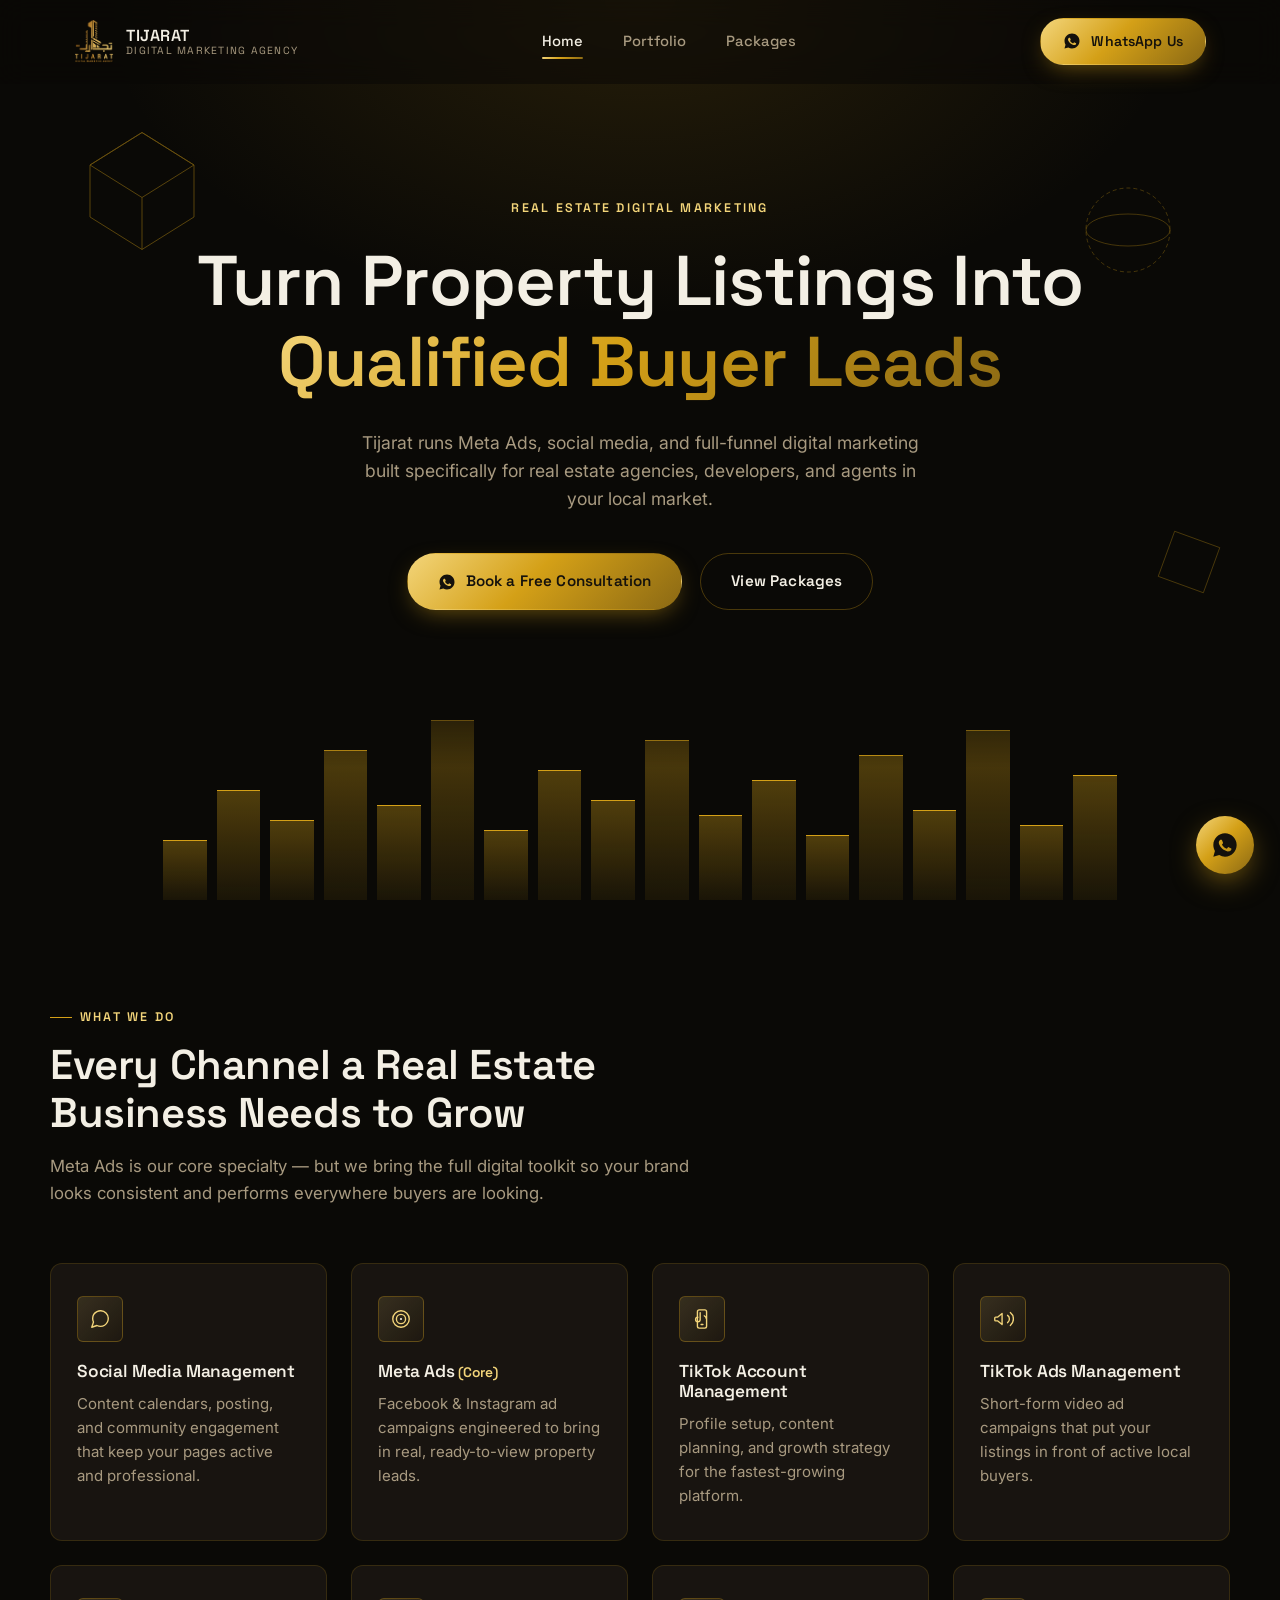
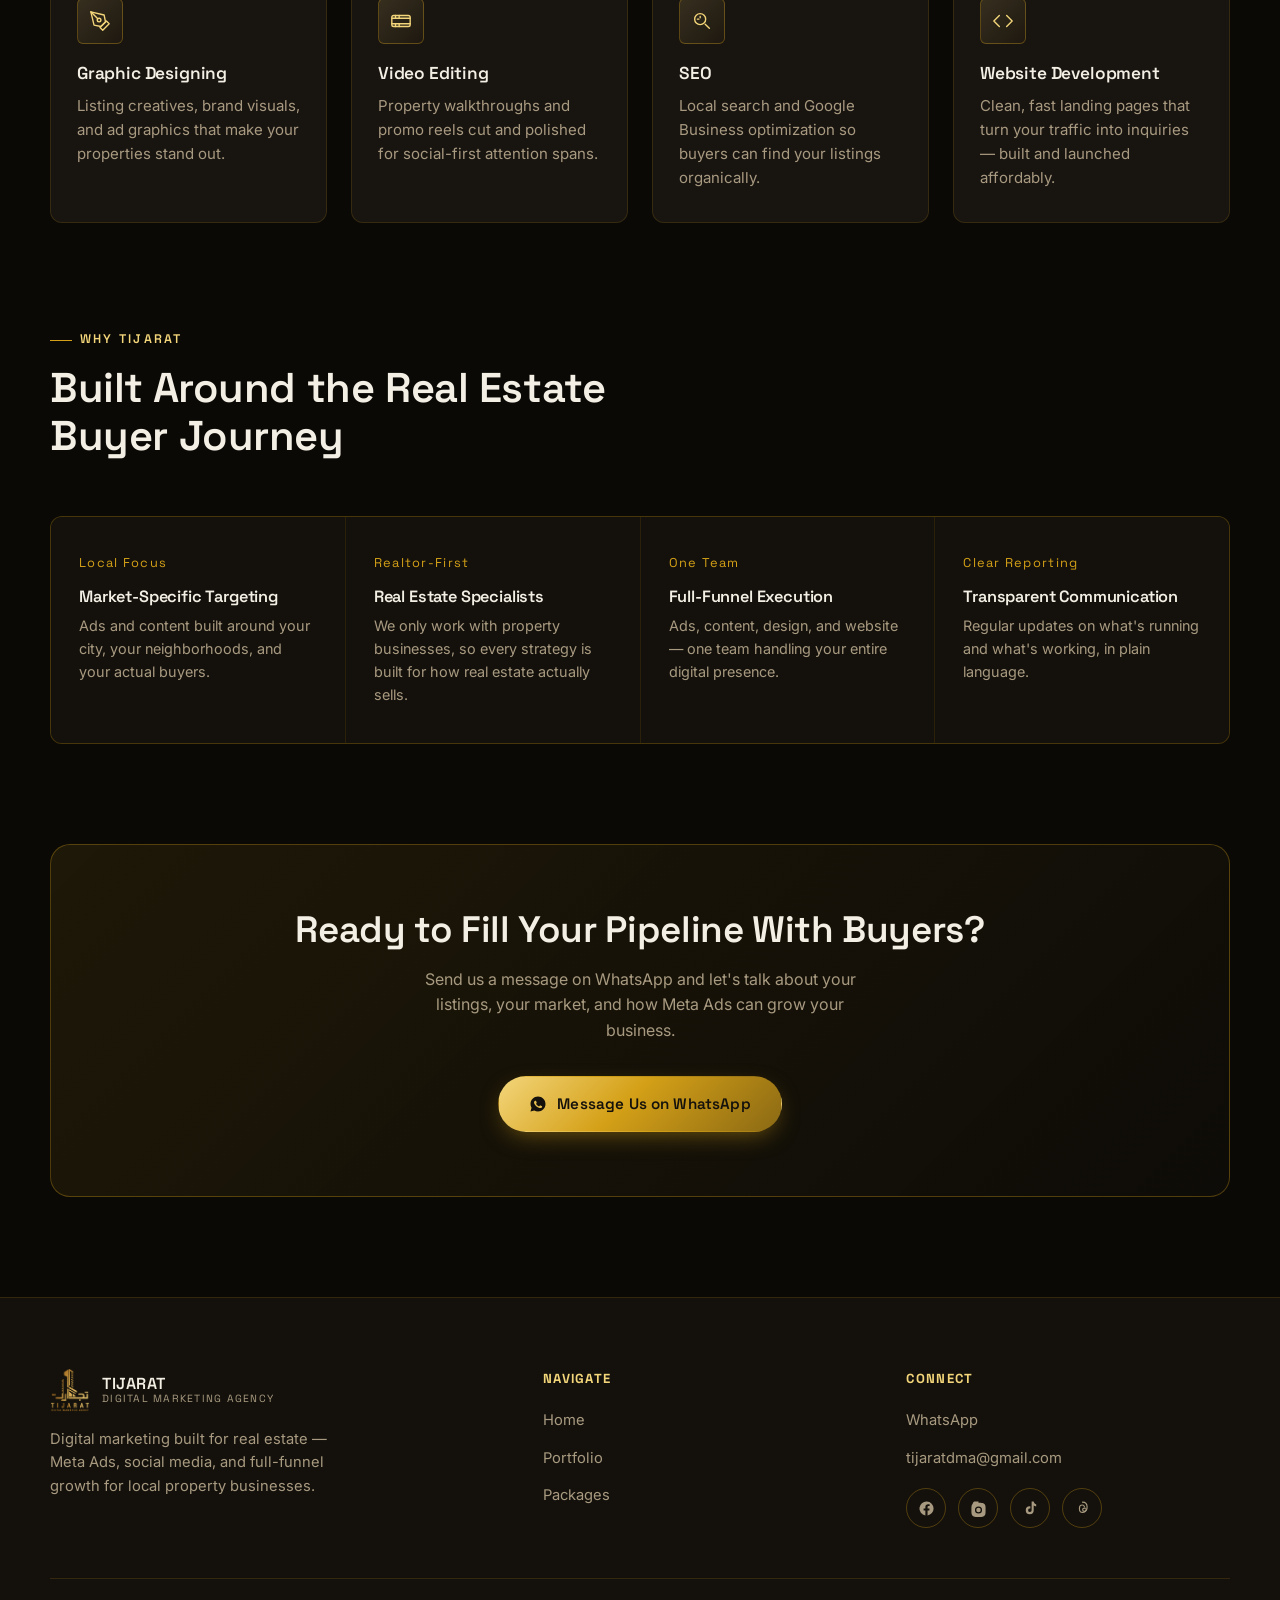
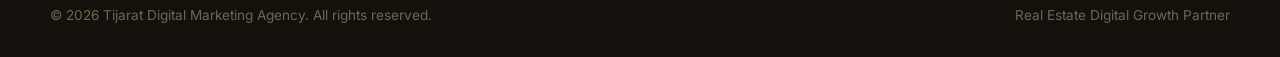
<file: index.html>
<!DOCTYPE html>
<html lang="en">
<head>
<meta charset="UTF-8">
<meta name="viewport" content="width=device-width, initial-scale=1.0">
<title>Tijarat Digital Marketing Agency | Real Estate Meta Ads Experts</title>
<meta name="description" content="Tijarat Digital Marketing Agency helps real estate businesses generate buyer and renter leads through Meta Ads, social media management, TikTok, SEO and website development.">
<link rel="icon" type="image/png" href="assets/logo.png">
<link rel="preconnect" href="https://fonts.googleapis.com">
<link rel="preconnect" href="https://fonts.gstatic.com" crossorigin>
<link href="https://fonts.googleapis.com/css2?family=Space+Grotesk:wght@500;600;700&family=Inter:wght@400;500;600&display=swap" rel="stylesheet">
<link rel="stylesheet" href="styles.css">
</head>
<body>

<!-- ================= HEADER ================= -->
<header class="site-header">
  <div class="header-inner">
    <a href="index.html" class="brand">
      <img src="assets/logo.png" alt="Tijarat Digital Marketing Agency logo">
      <span class="brand-name">TIJARAT<span>Digital Marketing Agency</span></span>
    </a>
    <nav class="main-nav">
      <a href="index.html" class="active">Home</a>
      <a href="portfolio.html">Portfolio</a>
      <a href="packages.html">Packages</a>
    </nav>
    <div class="header-actions">
      <a class="btn btn-primary" href="https://wa.me/923094551772" target="_blank" rel="noopener">
        <svg viewBox="0 0 24 24" fill="currentColor"><path d="M12 2C6.48 2 2 6.48 2 12c0 1.85.5 3.58 1.36 5.07L2 22l5.06-1.33A9.94 9.94 0 0 0 12 22c5.52 0 10-4.48 10-10S17.52 2 12 2zm5.2 14.2c-.22.62-1.28 1.2-1.77 1.24-.45.05-1.02.07-1.65-.1-.38-.11-.87-.28-1.5-.55-2.64-1.14-4.36-3.8-4.5-3.98-.13-.18-1.08-1.43-1.08-2.73s.68-1.93.92-2.2c.24-.26.52-.33.7-.33h.5c.16 0 .38-.06.6.45.22.53.75 1.83.82 1.96.07.13.11.29.02.47-.09.18-.13.29-.26.44-.13.16-.28.35-.4.47-.13.13-.27.27-.12.53.16.26.7 1.15 1.5 1.86 1.03.92 1.9 1.2 2.16 1.34.26.13.42.11.57-.07.16-.18.66-.77.84-1.03.18-.27.35-.22.6-.13.24.09 1.55.73 1.82.87.26.13.44.2.5.31.07.11.07.64-.15 1.26z"/></svg>
        <span class="btn-text">WhatsApp Us</span>
      </a>
      <button class="nav-toggle" aria-label="Toggle menu">
        <span></span><span></span><span></span>
      </button>
    </div>
  </div>
</header>

<!-- ================= HERO ================= -->
<section class="hero">
  <svg class="wireframe w1" viewBox="0 0 100 100" fill="none" stroke-width="0.6"><polygon points="50,5 90,30 90,70 50,95 10,70 10,30"/><polygon points="50,5 90,30 50,55 10,30"/><line x1="50" y1="55" x2="50" y2="95"/></svg>
  <svg class="wireframe w2" viewBox="0 0 100 100" fill="none" stroke-width="0.6"><circle cx="50" cy="50" r="42" stroke-dasharray="4 3"/><ellipse cx="50" cy="50" rx="42" ry="16"/></svg>
  <svg class="wireframe w3" viewBox="0 0 100 100" fill="none" stroke-width="0.7"><rect x="20" y="20" width="60" height="60" transform="rotate(20 50 50)"/></svg>

  <div class="hero-inner">
    <div class="eyebrow">Real Estate Digital Marketing</div>
    <h1>Turn Property Listings Into <em>Qualified Buyer Leads</em></h1>
    <p class="lead">Tijarat runs Meta Ads, social media, and full-funnel digital marketing built specifically for real estate agencies, developers, and agents in your local market.</p>
    <div class="hero-ctas">
      <a class="btn btn-primary" href="https://wa.me/923094551772" target="_blank" rel="noopener">
        <svg viewBox="0 0 24 24" fill="currentColor"><path d="M12 2C6.48 2 2 6.48 2 12c0 1.85.5 3.58 1.36 5.07L2 22l5.06-1.33A9.94 9.94 0 0 0 12 22c5.52 0 10-4.48 10-10S17.52 2 12 2zm5.2 14.2c-.22.62-1.28 1.2-1.77 1.24-.45.05-1.02.07-1.65-.1-.38-.11-.87-.28-1.5-.55-2.64-1.14-4.36-3.8-4.5-3.98-.13-.18-1.08-1.43-1.08-2.73s.68-1.93.92-2.2c.24-.26.52-.33.7-.33h.5c.16 0 .38-.06.6.45.22.53.75 1.83.82 1.96.07.13.11.29.02.47-.09.18-.13.29-.26.44-.13.16-.28.35-.4.47-.13.13-.27.27-.12.53.16.26.7 1.15 1.5 1.86 1.03.92 1.9 1.2 2.16 1.34.26.13.42.11.57-.07.16-.18.66-.77.84-1.03.18-.27.35-.22.6-.13.24.09 1.55.73 1.82.87.26.13.44.2.5.31.07.11.07.64-.15 1.26z"/></svg>
        Book a Free Consultation
      </a>
      <a class="btn btn-ghost" href="packages.html">View Packages</a>
    </div>
  </div>

  <div class="skyline"></div>
</section>

<!-- ================= SERVICES ================= -->
<section class="section" id="services">
  <div class="section-inner">
    <div class="section-head reveal">
      <div class="eyebrow">What We Do</div>
      <h2>Every Channel a Real Estate Business Needs to Grow</h2>
      <p>Meta Ads is our core specialty — but we bring the full digital toolkit so your brand looks consistent and performs everywhere buyers are looking.</p>
    </div>

    <div class="grid cols-4">
      <div class="card reveal">
        <div class="card-icon"><svg viewBox="0 0 24 24" fill="none" stroke="currentColor" stroke-width="1.5" stroke-linecap="round" stroke-linejoin="round"><path d="M21 11.5a8.38 8.38 0 0 1-.9 3.8 8.5 8.5 0 0 1-7.6 4.7 8.38 8.38 0 0 1-3.8-.9L3 21l1.9-5.7a8.38 8.38 0 0 1-.9-3.8 8.5 8.5 0 0 1 4.7-7.6 8.38 8.38 0 0 1 3.8-.9h.5a8.48 8.48 0 0 1 8 8v.5z"/></svg></div>
        <h3>Social Media Management</h3>
        <p>Content calendars, posting, and community engagement that keep your pages active and professional.</p>
      </div>
      <div class="card reveal">
        <div class="card-icon"><svg viewBox="0 0 24 24" fill="none" stroke="currentColor" stroke-width="1.5"><circle cx="12" cy="12" r="9"/><circle cx="12" cy="12" r="5"/><circle cx="12" cy="12" r="1.2" fill="currentColor" stroke="none"/></svg></div>
        <h3>Meta Ads <span style="color:var(--gold-light); font-size:0.8em;">(Core)</span></h3>
        <p>Facebook & Instagram ad campaigns engineered to bring in real, ready-to-view property leads.</p>
      </div>
      <div class="card reveal">
        <div class="card-icon"><svg viewBox="0 0 24 24" fill="none" stroke="currentColor" stroke-width="1.5" stroke-linecap="round" stroke-linejoin="round"><rect x="7" y="2" width="10" height="20" rx="2"/><path d="M11 18h2"/><path d="M14.5 8.5c1.2.4 2 1.5 2 2.8" /><path d="M10 5v7.5a2.5 2.5 0 1 1-2.5-2.5"/></svg></div>
        <h3>TikTok Account Management</h3>
        <p>Profile setup, content planning, and growth strategy for the fastest-growing platform.</p>
      </div>
      <div class="card reveal">
        <div class="card-icon"><svg viewBox="0 0 24 24" fill="none" stroke="currentColor" stroke-width="1.5" stroke-linecap="round" stroke-linejoin="round"><path d="M3 11v2a1 1 0 0 0 1 1h2l5 4V6L6 10H4a1 1 0 0 0-1 1z"/><path d="M17 8a5 5 0 0 1 0 8"/><path d="M20 5a9 9 0 0 1 0 14"/></svg></div>
        <h3>TikTok Ads Management</h3>
        <p>Short-form video ad campaigns that put your listings in front of active local buyers.</p>
      </div>
      <div class="card reveal">
        <div class="card-icon"><svg viewBox="0 0 24 24" fill="none" stroke="currentColor" stroke-width="1.5" stroke-linecap="round" stroke-linejoin="round"><path d="M12 19l7-7 3 3-7 7-3-3z"/><path d="M18 13l-1.5-7.5L2 2l3.5 14.5L13 18l5-5z"/><path d="M2 2l7.586 7.586"/><circle cx="11" cy="11" r="2"/></svg></div>
        <h3>Graphic Designing</h3>
        <p>Listing creatives, brand visuals, and ad graphics that make your properties stand out.</p>
      </div>
      <div class="card reveal">
        <div class="card-icon"><svg viewBox="0 0 24 24" fill="none" stroke="currentColor" stroke-width="1.5" stroke-linecap="round" stroke-linejoin="round"><rect x="2" y="6" width="20" height="12" rx="2"/><path d="M2 9h20M6 6v3M10 6v3M2 15h20M6 15v3M10 15v3"/></svg></div>
        <h3>Video Editing</h3>
        <p>Property walkthroughs and promo reels cut and polished for social-first attention spans.</p>
      </div>
      <div class="card reveal">
        <div class="card-icon"><svg viewBox="0 0 24 24" fill="none" stroke="currentColor" stroke-width="1.5" stroke-linecap="round" stroke-linejoin="round"><circle cx="10" cy="10" r="6"/><path d="M20 20l-4.5-4.5"/><path d="M7 10h1.5M10 7v1.5" /></svg></div>
        <h3>SEO</h3>
        <p>Local search and Google Business optimization so buyers can find your listings organically.</p>
      </div>
      <div class="card reveal">
        <div class="card-icon"><svg viewBox="0 0 24 24" fill="none" stroke="currentColor" stroke-width="1.5" stroke-linecap="round" stroke-linejoin="round"><polyline points="8 6 2 12 8 18"/><polyline points="16 6 22 12 16 18"/></svg></div>
        <h3>Website Development</h3>
        <p>Clean, fast landing pages that turn your traffic into inquiries — built and launched affordably.</p>
      </div>
    </div>
  </div>
</section>

<!-- ================= WHY US ================= -->
<section class="section" style="padding-top:0;">
  <div class="section-inner">
    <div class="section-head reveal">
      <div class="eyebrow">Why Tijarat</div>
      <h2>Built Around the Real Estate Buyer Journey</h2>
    </div>
    <div class="pillars reveal">
      <div class="pillar">
        <span class="num">Local Focus</span>
        <h4>Market-Specific Targeting</h4>
        <p>Ads and content built around your city, your neighborhoods, and your actual buyers.</p>
      </div>
      <div class="pillar">
        <span class="num">Realtor-First</span>
        <h4>Real Estate Specialists</h4>
        <p>We only work with property businesses, so every strategy is built for how real estate actually sells.</p>
      </div>
      <div class="pillar">
        <span class="num">One Team</span>
        <h4>Full-Funnel Execution</h4>
        <p>Ads, content, design, and website — one team handling your entire digital presence.</p>
      </div>
      <div class="pillar">
        <span class="num">Clear Reporting</span>
        <h4>Transparent Communication</h4>
        <p>Regular updates on what's running and what's working, in plain language.</p>
      </div>
    </div>
  </div>
</section>

<!-- ================= CTA BAND ================= -->
<section class="section" style="padding-top:0;">
  <div class="section-inner">
    <div class="cta-band reveal">
      <h2>Ready to Fill Your Pipeline With Buyers?</h2>
      <p>Send us a message on WhatsApp and let's talk about your listings, your market, and how Meta Ads can grow your business.</p>
      <a class="btn btn-primary" href="https://wa.me/923094551772" target="_blank" rel="noopener">
        <svg viewBox="0 0 24 24" fill="currentColor"><path d="M12 2C6.48 2 2 6.48 2 12c0 1.85.5 3.58 1.36 5.07L2 22l5.06-1.33A9.94 9.94 0 0 0 12 22c5.52 0 10-4.48 10-10S17.52 2 12 2zm5.2 14.2c-.22.62-1.28 1.2-1.77 1.24-.45.05-1.02.07-1.65-.1-.38-.11-.87-.28-1.5-.55-2.64-1.14-4.36-3.8-4.5-3.98-.13-.18-1.08-1.43-1.08-2.73s.68-1.93.92-2.2c.24-.26.52-.33.7-.33h.5c.16 0 .38-.06.6.45.22.53.75 1.83.82 1.96.07.13.11.29.02.47-.09.18-.13.29-.26.44-.13.16-.28.35-.4.47-.13.13-.27.27-.12.53.16.26.7 1.15 1.5 1.86 1.03.92 1.9 1.2 2.16 1.34.26.13.42.11.57-.07.16-.18.66-.77.84-1.03.18-.27.35-.22.6-.13.24.09 1.55.73 1.82.87.26.13.44.2.5.31.07.11.07.64-.15 1.26z"/></svg>
        Message Us on WhatsApp
      </a>
    </div>
  </div>
</section>

<!-- ================= FOOTER ================= -->
<footer class="site-footer">
  <div class="footer-inner">
    <div class="footer-brand">
      <a href="index.html" class="brand">
        <img src="assets/logo.png" alt="Tijarat Digital Marketing Agency logo">
        <span class="brand-name">TIJARAT<span>Digital Marketing Agency</span></span>
      </a>
      <p>Digital marketing built for real estate — Meta Ads, social media, and full-funnel growth for local property businesses.</p>
    </div>
    <div class="footer-col">
      <h5>Navigate</h5>
      <ul>
        <li><a href="index.html">Home</a></li>
        <li><a href="portfolio.html">Portfolio</a></li>
        <li><a href="packages.html">Packages</a></li>
      </ul>
    </div>
    <div class="footer-col">
      <h5>Connect</h5>
      <ul>
        <li><a href="https://wa.me/923094551772" target="_blank" rel="noopener">WhatsApp</a></li>
        <li><a href="mailto:tijaratdma@gmail.com">tijaratdma@gmail.com</a></li>
      </ul>
      <div class="social-row" style="margin-top:18px;">
        <a class="social-icon" href="https://web.facebook.com/tijaratdigital/" target="_blank" rel="noopener" aria-label="Facebook">
          <svg viewBox="0 0 24 24"><path d="M22 12a10 10 0 1 0-11.6 9.9v-7H7.9V12h2.5V9.8c0-2.5 1.5-3.9 3.8-3.9 1.1 0 2.2.2 2.2.2v2.5h-1.3c-1.2 0-1.6.8-1.6 1.6V12h2.8l-.4 2.9h-2.4v7A10 10 0 0 0 22 12z"/></svg>
        </a>
        <a class="social-icon" href="https://www.instagram.com/tijaratdigital/" target="_blank" rel="noopener" aria-label="Instagram">
          <svg viewBox="0 0 24 24"><path d="M12 2c2.7 0 3.06.01 4.12.06 1.06.05 1.79.22 2.43.47.66.26 1.21.6 1.76 1.15.55.55.9 1.1 1.15 1.76.25.64.42 1.37.47 2.43.05 1.06.06 1.42.06 4.12s-.01 3.06-.06 4.12c-.05 1.06-.22 1.79-.47 2.43a4.9 4.9 0 0 1-1.15 1.76 4.9 4.9 0 0 1-1.76 1.15c-.64.25-1.37.42-2.43.47-1.06.05-1.42.06-4.12.06s-3.06-.01-4.12-.06c-1.06-.05-1.79-.22-2.43-.47a4.9 4.9 0 0 1-1.76-1.15 4.9 4.9 0 0 1-1.15-1.76c-.25-.64-.42-1.37-.47-2.43C2.01 15.06 2 14.7 2 12s.01-3.06.06-4.12c.05-1.06.22-1.79.47-2.43.26-.66.6-1.21 1.15-1.76A4.9 4.9 0 0 1 5.44.54C6.08.29 6.81.12 7.87.07 8.94.02 9.3 0 12 0zm0 5a5 5 0 1 0 0 10 5 5 0 0 0 0-10zm0 8.2a3.2 3.2 0 1 1 0-6.4 3.2 3.2 0 0 1 0 6.4zm5.2-8.4a1.2 1.2 0 1 1 0-2.4 1.2 1.2 0 0 1 0 2.4z" transform="translate(0,2)"/></svg>
        </a>
        <a class="social-icon" href="https://www.tiktok.com/@tijaratdigital" target="_blank" rel="noopener" aria-label="TikTok">
          <svg viewBox="0 0 24 24"><path d="M16.5 2c.3 2 1.6 3.6 3.5 4v3c-1.3 0-2.5-.4-3.5-1.1v6.6a5.6 5.6 0 1 1-5.6-5.6c.3 0 .6 0 .9.06v3.1a2.5 2.5 0 1 0 1.8 2.4V2h2.9z"/></svg>
        </a>
        <a class="social-icon" href="https://www.threads.com/@tijaratdigital" target="_blank" rel="noopener" aria-label="Threads">
          <svg viewBox="0 0 24 24" stroke-width="1.6" stroke-linecap="round"><path class="icon-stroke" d="M12 3c4 0 6.5 2.6 6.5 7 0 3.6-1.4 6-3.9 6-1.6 0-2.4-.9-2.4-2.1 0-1.4 1-2.4 2.7-2.4.5 0 1 .07 1.4.2"/><path class="icon-stroke" d="M14.8 9.6c-.4-1.6-1.6-2.5-3.3-2.5-2.3 0-3.8 1.7-3.8 4.3v1.2c0 2.9 1.6 4.9 4.4 4.9 2.9 0 4.8-1.7 5.2-4.6"/></svg>
        </a>
      </div>
    </div>
  </div>
  <div class="footer-bottom">
    <span>&copy; 2026 Tijarat Digital Marketing Agency. All rights reserved.</span>
    <span>Real Estate Digital Growth Partner</span>
  </div>
</footer>

<a class="wa-float" href="https://wa.me/923094551772" target="_blank" rel="noopener" aria-label="Chat on WhatsApp">
  <svg viewBox="0 0 24 24"><path d="M12 2C6.48 2 2 6.48 2 12c0 1.85.5 3.58 1.36 5.07L2 22l5.06-1.33A9.94 9.94 0 0 0 12 22c5.52 0 10-4.48 10-10S17.52 2 12 2zm5.2 14.2c-.22.62-1.28 1.2-1.77 1.24-.45.05-1.02.07-1.65-.1-.38-.11-.87-.28-1.5-.55-2.64-1.14-4.36-3.8-4.5-3.98-.13-.18-1.08-1.43-1.08-2.73s.68-1.93.92-2.2c.24-.26.52-.33.7-.33h.5c.16 0 .38-.06.6.45.22.53.75 1.83.82 1.96.07.13.11.29.02.47-.09.18-.13.29-.26.44-.13.16-.28.35-.4.47-.13.13-.27.27-.12.53.16.26.7 1.15 1.5 1.86 1.03.92 1.9 1.2 2.16 1.34.26.13.42.11.57-.07.16-.18.66-.77.84-1.03.18-.27.35-.22.6-.13.24.09 1.55.73 1.82.87.26.13.44.2.5.31.07.11.07.64-.15 1.26z"/></svg>
</a>

<script src="script.js"></script>
</body>
</html>
</file>
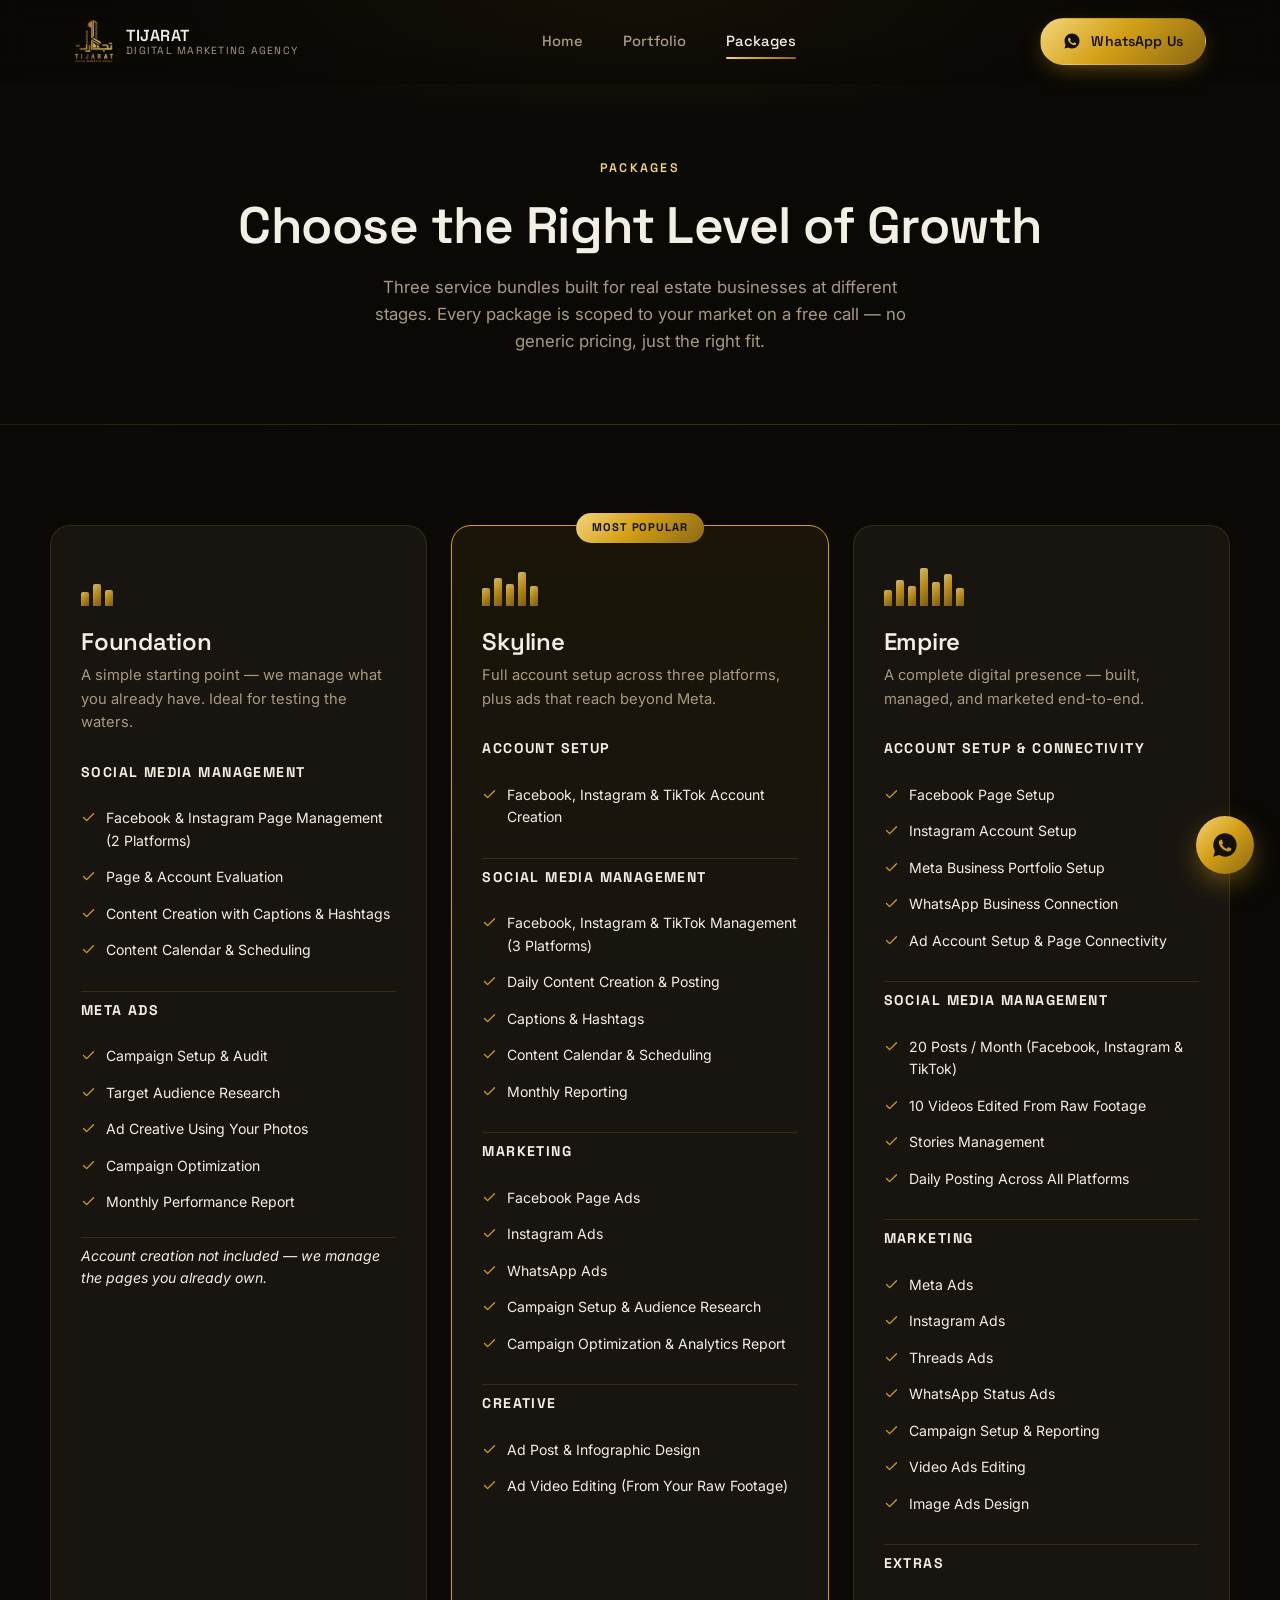
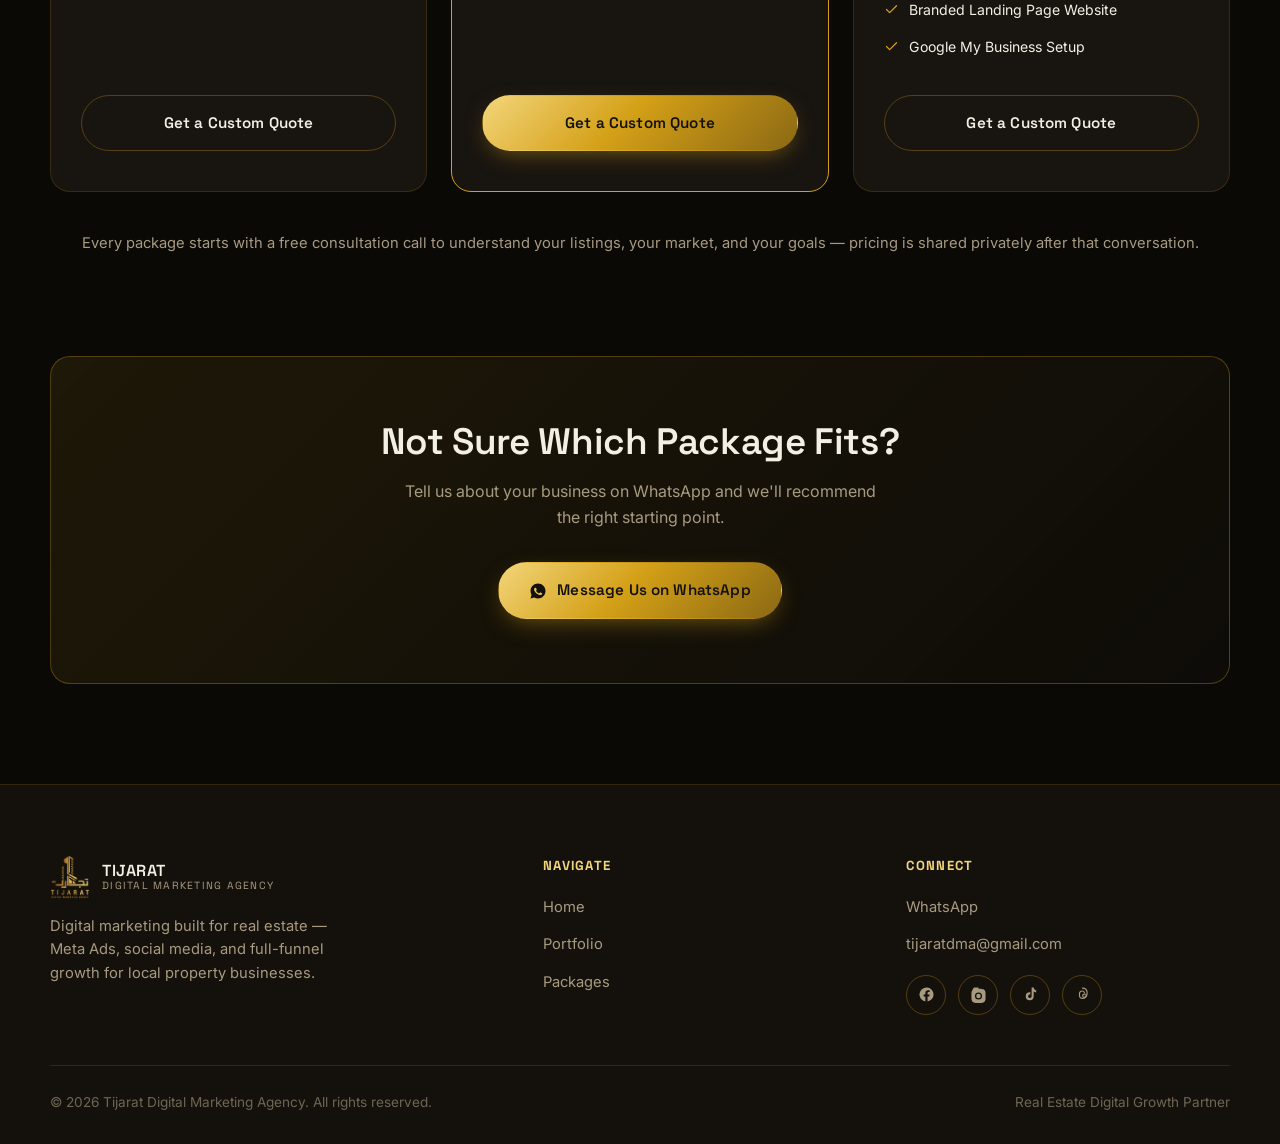
<file: packages.html>
<!DOCTYPE html>
<html lang="en">
<head>
<meta charset="UTF-8">
<meta name="viewport" content="width=device-width, initial-scale=1.0">
<title>Packages | Tijarat Digital Marketing Agency</title>
<meta name="description" content="Explore Tijarat Digital Marketing Agency's Foundation, Skyline, and Empire packages built for real estate businesses.">
<link rel="icon" type="image/png" href="assets/logo.png">
<link rel="preconnect" href="https://fonts.googleapis.com">
<link rel="preconnect" href="https://fonts.gstatic.com" crossorigin>
<link href="https://fonts.googleapis.com/css2?family=Space+Grotesk:wght@500;600;700&family=Inter:wght@400;500;600&display=swap" rel="stylesheet">
<link rel="stylesheet" href="styles.css">
</head>
<body>

<!-- ================= HEADER ================= -->
<header class="site-header">
  <div class="header-inner">
    <a href="index.html" class="brand">
      <img src="assets/logo.png" alt="Tijarat Digital Marketing Agency logo">
      <span class="brand-name">TIJARAT<span>Digital Marketing Agency</span></span>
    </a>
    <nav class="main-nav">
      <a href="index.html">Home</a>
      <a href="portfolio.html">Portfolio</a>
      <a href="packages.html" class="active">Packages</a>
    </nav>
    <div class="header-actions">
      <a class="btn btn-primary" href="https://wa.me/923094551772" target="_blank" rel="noopener">
        <svg viewBox="0 0 24 24" fill="currentColor"><path d="M12 2C6.48 2 2 6.48 2 12c0 1.85.5 3.58 1.36 5.07L2 22l5.06-1.33A9.94 9.94 0 0 0 12 22c5.52 0 10-4.48 10-10S17.52 2 12 2zm5.2 14.2c-.22.62-1.28 1.2-1.77 1.24-.45.05-1.02.07-1.65-.1-.38-.11-.87-.28-1.5-.55-2.64-1.14-4.36-3.8-4.5-3.98-.13-.18-1.08-1.43-1.08-2.73s.68-1.93.92-2.2c.24-.26.52-.33.7-.33h.5c.16 0 .38-.06.6.45.22.53.75 1.83.82 1.96.07.13.11.29.02.47-.09.18-.13.29-.26.44-.13.16-.28.35-.4.47-.13.13-.27.27-.12.53.16.26.7 1.15 1.5 1.86 1.03.92 1.9 1.2 2.16 1.34.26.13.42.11.57-.07.16-.18.66-.77.84-1.03.18-.27.35-.22.6-.13.24.09 1.55.73 1.82.87.26.13.44.2.5.31.07.11.07.64-.15 1.26z"/></svg>
        <span class="btn-text">WhatsApp Us</span>
      </a>
      <button class="nav-toggle" aria-label="Toggle menu">
        <span></span><span></span><span></span>
      </button>
    </div>
  </div>
</header>

<!-- ================= PAGE HERO ================= -->
<section class="page-hero">
  <div class="eyebrow">Packages</div>
  <h1>Choose the Right Level of Growth</h1>
  <p>Three service bundles built for real estate businesses at different stages. Every package is scoped to your market on a free call — no generic pricing, just the right fit.</p>
</section>

<!-- ================= PACKAGES ================= -->
<section class="section">
  <div class="section-inner">
    <div class="packages-grid">

      <!-- FOUNDATION -->
      <div class="package-card reveal">
        <div class="package-bldg">
          <span style="height:14px;"></span>
          <span style="height:22px;"></span>
          <span style="height:16px;"></span>
        </div>
        <h3 class="package-name">Foundation</h3>
        <p class="package-tagline">A simple starting point — we manage what you already have. Ideal for testing the waters.</p>
        <ul class="package-list">
          <li class="package-group-title">Social Media Management</li>
          <li><svg viewBox="0 0 24 24" fill="none" stroke-linecap="round" stroke-linejoin="round" stroke-width="2"><polyline points="20 6 9 17 4 12"/></svg> Facebook &amp; Instagram Page Management (2 Platforms)</li>
          <li><svg viewBox="0 0 24 24" fill="none" stroke-linecap="round" stroke-linejoin="round" stroke-width="2"><polyline points="20 6 9 17 4 12"/></svg> Page &amp; Account Evaluation</li>
          <li><svg viewBox="0 0 24 24" fill="none" stroke-linecap="round" stroke-linejoin="round" stroke-width="2"><polyline points="20 6 9 17 4 12"/></svg> Content Creation with Captions &amp; Hashtags</li>
          <li><svg viewBox="0 0 24 24" fill="none" stroke-linecap="round" stroke-linejoin="round" stroke-width="2"><polyline points="20 6 9 17 4 12"/></svg> Content Calendar &amp; Scheduling</li>
          <li class="package-group-title">Meta Ads</li>
          <li><svg viewBox="0 0 24 24" fill="none" stroke-linecap="round" stroke-linejoin="round" stroke-width="2"><polyline points="20 6 9 17 4 12"/></svg> Campaign Setup &amp; Audit</li>
          <li><svg viewBox="0 0 24 24" fill="none" stroke-linecap="round" stroke-linejoin="round" stroke-width="2"><polyline points="20 6 9 17 4 12"/></svg> Target Audience Research</li>
          <li><svg viewBox="0 0 24 24" fill="none" stroke-linecap="round" stroke-linejoin="round" stroke-width="2"><polyline points="20 6 9 17 4 12"/></svg> Ad Creative Using Your Photos</li>
          <li><svg viewBox="0 0 24 24" fill="none" stroke-linecap="round" stroke-linejoin="round" stroke-width="2"><polyline points="20 6 9 17 4 12"/></svg> Campaign Optimization</li>
          <li><svg viewBox="0 0 24 24" fill="none" stroke-linecap="round" stroke-linejoin="round" stroke-width="2"><polyline points="20 6 9 17 4 12"/></svg> Monthly Performance Report</li>
          <li class="package-note-inline">Account creation not included — we manage the pages you already own.</li>
        </ul>
        <a class="btn btn-ghost" href="https://wa.me/923094551772" target="_blank" rel="noopener" style="width:100%;">Get a Custom Quote</a>
      </div>

      <!-- SKYLINE -->
      <div class="package-card featured reveal">
        <span class="package-badge">Most Popular</span>
        <div class="package-bldg">
          <span style="height:18px;"></span>
          <span style="height:28px;"></span>
          <span style="height:22px;"></span>
          <span style="height:34px;"></span>
          <span style="height:20px;"></span>
        </div>
        <h3 class="package-name">Skyline</h3>
        <p class="package-tagline">Full account setup across three platforms, plus ads that reach beyond Meta.</p>
        <ul class="package-list">
          <li class="package-group-title">Account Setup</li>
          <li><svg viewBox="0 0 24 24" fill="none" stroke-linecap="round" stroke-linejoin="round" stroke-width="2"><polyline points="20 6 9 17 4 12"/></svg> Facebook, Instagram &amp; TikTok Account Creation</li>
          <li class="package-group-title">Social Media Management</li>
          <li><svg viewBox="0 0 24 24" fill="none" stroke-linecap="round" stroke-linejoin="round" stroke-width="2"><polyline points="20 6 9 17 4 12"/></svg> Facebook, Instagram &amp; TikTok Management (3 Platforms)</li>
          <li><svg viewBox="0 0 24 24" fill="none" stroke-linecap="round" stroke-linejoin="round" stroke-width="2"><polyline points="20 6 9 17 4 12"/></svg> Daily Content Creation &amp; Posting</li>
          <li><svg viewBox="0 0 24 24" fill="none" stroke-linecap="round" stroke-linejoin="round" stroke-width="2"><polyline points="20 6 9 17 4 12"/></svg> Captions &amp; Hashtags</li>
          <li><svg viewBox="0 0 24 24" fill="none" stroke-linecap="round" stroke-linejoin="round" stroke-width="2"><polyline points="20 6 9 17 4 12"/></svg> Content Calendar &amp; Scheduling</li>
          <li><svg viewBox="0 0 24 24" fill="none" stroke-linecap="round" stroke-linejoin="round" stroke-width="2"><polyline points="20 6 9 17 4 12"/></svg> Monthly Reporting</li>
          <li class="package-group-title">Marketing</li>
          <li><svg viewBox="0 0 24 24" fill="none" stroke-linecap="round" stroke-linejoin="round" stroke-width="2"><polyline points="20 6 9 17 4 12"/></svg> Facebook Page Ads</li>
          <li><svg viewBox="0 0 24 24" fill="none" stroke-linecap="round" stroke-linejoin="round" stroke-width="2"><polyline points="20 6 9 17 4 12"/></svg> Instagram Ads</li>
          <li><svg viewBox="0 0 24 24" fill="none" stroke-linecap="round" stroke-linejoin="round" stroke-width="2"><polyline points="20 6 9 17 4 12"/></svg> WhatsApp Ads</li>
          <li><svg viewBox="0 0 24 24" fill="none" stroke-linecap="round" stroke-linejoin="round" stroke-width="2"><polyline points="20 6 9 17 4 12"/></svg> Campaign Setup &amp; Audience Research</li>
          <li><svg viewBox="0 0 24 24" fill="none" stroke-linecap="round" stroke-linejoin="round" stroke-width="2"><polyline points="20 6 9 17 4 12"/></svg> Campaign Optimization &amp; Analytics Report</li>
          <li class="package-group-title">Creative</li>
          <li><svg viewBox="0 0 24 24" fill="none" stroke-linecap="round" stroke-linejoin="round" stroke-width="2"><polyline points="20 6 9 17 4 12"/></svg> Ad Post &amp; Infographic Design</li>
          <li><svg viewBox="0 0 24 24" fill="none" stroke-linecap="round" stroke-linejoin="round" stroke-width="2"><polyline points="20 6 9 17 4 12"/></svg> Ad Video Editing (From Your Raw Footage)</li>
        </ul>
        <a class="btn btn-primary" href="https://wa.me/923094551772" target="_blank" rel="noopener" style="width:100%;">Get a Custom Quote</a>
      </div>

      <!-- EMPIRE -->
      <div class="package-card reveal">
        <div class="package-bldg">
          <span style="height:16px;"></span>
          <span style="height:26px;"></span>
          <span style="height:20px;"></span>
          <span style="height:38px;"></span>
          <span style="height:24px;"></span>
          <span style="height:32px;"></span>
          <span style="height:18px;"></span>
        </div>
        <h3 class="package-name">Empire</h3>
        <p class="package-tagline">A complete digital presence — built, managed, and marketed end-to-end.</p>
        <ul class="package-list">
          <li class="package-group-title">Account Setup &amp; Connectivity</li>
          <li><svg viewBox="0 0 24 24" fill="none" stroke-linecap="round" stroke-linejoin="round" stroke-width="2"><polyline points="20 6 9 17 4 12"/></svg> Facebook Page Setup</li>
          <li><svg viewBox="0 0 24 24" fill="none" stroke-linecap="round" stroke-linejoin="round" stroke-width="2"><polyline points="20 6 9 17 4 12"/></svg> Instagram Account Setup</li>
          <li><svg viewBox="0 0 24 24" fill="none" stroke-linecap="round" stroke-linejoin="round" stroke-width="2"><polyline points="20 6 9 17 4 12"/></svg> Meta Business Portfolio Setup</li>
          <li><svg viewBox="0 0 24 24" fill="none" stroke-linecap="round" stroke-linejoin="round" stroke-width="2"><polyline points="20 6 9 17 4 12"/></svg> WhatsApp Business Connection</li>
          <li><svg viewBox="0 0 24 24" fill="none" stroke-linecap="round" stroke-linejoin="round" stroke-width="2"><polyline points="20 6 9 17 4 12"/></svg> Ad Account Setup &amp; Page Connectivity</li>
          <li class="package-group-title">Social Media Management</li>
          <li><svg viewBox="0 0 24 24" fill="none" stroke-linecap="round" stroke-linejoin="round" stroke-width="2"><polyline points="20 6 9 17 4 12"/></svg> 20 Posts / Month (Facebook, Instagram &amp; TikTok)</li>
          <li><svg viewBox="0 0 24 24" fill="none" stroke-linecap="round" stroke-linejoin="round" stroke-width="2"><polyline points="20 6 9 17 4 12"/></svg> 10 Videos Edited From Raw Footage</li>
          <li><svg viewBox="0 0 24 24" fill="none" stroke-linecap="round" stroke-linejoin="round" stroke-width="2"><polyline points="20 6 9 17 4 12"/></svg> Stories Management</li>
          <li><svg viewBox="0 0 24 24" fill="none" stroke-linecap="round" stroke-linejoin="round" stroke-width="2"><polyline points="20 6 9 17 4 12"/></svg> Daily Posting Across All Platforms</li>
          <li class="package-group-title">Marketing</li>
          <li><svg viewBox="0 0 24 24" fill="none" stroke-linecap="round" stroke-linejoin="round" stroke-width="2"><polyline points="20 6 9 17 4 12"/></svg> Meta Ads</li>
          <li><svg viewBox="0 0 24 24" fill="none" stroke-linecap="round" stroke-linejoin="round" stroke-width="2"><polyline points="20 6 9 17 4 12"/></svg> Instagram Ads</li>
          <li><svg viewBox="0 0 24 24" fill="none" stroke-linecap="round" stroke-linejoin="round" stroke-width="2"><polyline points="20 6 9 17 4 12"/></svg> Threads Ads</li>
          <li><svg viewBox="0 0 24 24" fill="none" stroke-linecap="round" stroke-linejoin="round" stroke-width="2"><polyline points="20 6 9 17 4 12"/></svg> WhatsApp Status Ads</li>
          <li><svg viewBox="0 0 24 24" fill="none" stroke-linecap="round" stroke-linejoin="round" stroke-width="2"><polyline points="20 6 9 17 4 12"/></svg> Campaign Setup &amp; Reporting</li>
          <li><svg viewBox="0 0 24 24" fill="none" stroke-linecap="round" stroke-linejoin="round" stroke-width="2"><polyline points="20 6 9 17 4 12"/></svg> Video Ads Editing</li>
          <li><svg viewBox="0 0 24 24" fill="none" stroke-linecap="round" stroke-linejoin="round" stroke-width="2"><polyline points="20 6 9 17 4 12"/></svg> Image Ads Design</li>
          <li class="package-group-title">Extras</li>
          <li><svg viewBox="0 0 24 24" fill="none" stroke-linecap="round" stroke-linejoin="round" stroke-width="2"><polyline points="20 6 9 17 4 12"/></svg> Branded Landing Page Website</li>
          <li><svg viewBox="0 0 24 24" fill="none" stroke-linecap="round" stroke-linejoin="round" stroke-width="2"><polyline points="20 6 9 17 4 12"/></svg> Google My Business Setup</li>
        </ul>
        <a class="btn btn-ghost" href="https://wa.me/923094551772" target="_blank" rel="noopener" style="width:100%;">Get a Custom Quote</a>
      </div>

    </div>

    <p class="package-note reveal">Every package starts with a free consultation call to understand your listings, your market, and your goals — pricing is shared privately after that conversation.</p>
  </div>
</section>

<!-- ================= CTA BAND ================= -->
<section class="section" style="padding-top:0;">
  <div class="section-inner">
    <div class="cta-band reveal">
      <h2>Not Sure Which Package Fits?</h2>
      <p>Tell us about your business on WhatsApp and we'll recommend the right starting point.</p>
      <a class="btn btn-primary" href="https://wa.me/923094551772" target="_blank" rel="noopener">
        <svg viewBox="0 0 24 24" fill="currentColor"><path d="M12 2C6.48 2 2 6.48 2 12c0 1.85.5 3.58 1.36 5.07L2 22l5.06-1.33A9.94 9.94 0 0 0 12 22c5.52 0 10-4.48 10-10S17.52 2 12 2zm5.2 14.2c-.22.62-1.28 1.2-1.77 1.24-.45.05-1.02.07-1.65-.1-.38-.11-.87-.28-1.5-.55-2.64-1.14-4.36-3.8-4.5-3.98-.13-.18-1.08-1.43-1.08-2.73s.68-1.93.92-2.2c.24-.26.52-.33.7-.33h.5c.16 0 .38-.06.6.45.22.53.75 1.83.82 1.96.07.13.11.29.02.47-.09.18-.13.29-.26.44-.13.16-.28.35-.4.47-.13.13-.27.27-.12.53.16.26.7 1.15 1.5 1.86 1.03.92 1.9 1.2 2.16 1.34.26.13.42.11.57-.07.16-.18.66-.77.84-1.03.18-.27.35-.22.6-.13.24.09 1.55.73 1.82.87.26.13.44.2.5.31.07.11.07.64-.15 1.26z"/></svg>
        Message Us on WhatsApp
      </a>
    </div>
  </div>
</section>

<!-- ================= FOOTER ================= -->
<footer class="site-footer">
  <div class="footer-inner">
    <div class="footer-brand">
      <a href="index.html" class="brand">
        <img src="assets/logo.png" alt="Tijarat Digital Marketing Agency logo">
        <span class="brand-name">TIJARAT<span>Digital Marketing Agency</span></span>
      </a>
      <p>Digital marketing built for real estate — Meta Ads, social media, and full-funnel growth for local property businesses.</p>
    </div>
    <div class="footer-col">
      <h5>Navigate</h5>
      <ul>
        <li><a href="index.html">Home</a></li>
        <li><a href="portfolio.html">Portfolio</a></li>
        <li><a href="packages.html">Packages</a></li>
      </ul>
    </div>
    <div class="footer-col">
      <h5>Connect</h5>
      <ul>
        <li><a href="https://wa.me/923094551772" target="_blank" rel="noopener">WhatsApp</a></li>
        <li><a href="mailto:tijaratdma@gmail.com">tijaratdma@gmail.com</a></li>
      </ul>
      <div class="social-row" style="margin-top:18px;">
        <a class="social-icon" href="https://web.facebook.com/tijaratdigital/" target="_blank" rel="noopener" aria-label="Facebook">
          <svg viewBox="0 0 24 24"><path d="M22 12a10 10 0 1 0-11.6 9.9v-7H7.9V12h2.5V9.8c0-2.5 1.5-3.9 3.8-3.9 1.1 0 2.2.2 2.2.2v2.5h-1.3c-1.2 0-1.6.8-1.6 1.6V12h2.8l-.4 2.9h-2.4v7A10 10 0 0 0 22 12z"/></svg>
        </a>
        <a class="social-icon" href="https://www.instagram.com/tijaratdigital/" target="_blank" rel="noopener" aria-label="Instagram">
          <svg viewBox="0 0 24 24"><path d="M12 2c2.7 0 3.06.01 4.12.06 1.06.05 1.79.22 2.43.47.66.26 1.21.6 1.76 1.15.55.55.9 1.1 1.15 1.76.25.64.42 1.37.47 2.43.05 1.06.06 1.42.06 4.12s-.01 3.06-.06 4.12c-.05 1.06-.22 1.79-.47 2.43a4.9 4.9 0 0 1-1.15 1.76 4.9 4.9 0 0 1-1.76 1.15c-.64.25-1.37.42-2.43.47-1.06.05-1.42.06-4.12.06s-3.06-.01-4.12-.06c-1.06-.05-1.79-.22-2.43-.47a4.9 4.9 0 0 1-1.76-1.15 4.9 4.9 0 0 1-1.15-1.76c-.25-.64-.42-1.37-.47-2.43C2.01 15.06 2 14.7 2 12s.01-3.06.06-4.12c.05-1.06.22-1.79.47-2.43.26-.66.6-1.21 1.15-1.76A4.9 4.9 0 0 1 5.44.54C6.08.29 6.81.12 7.87.07 8.94.02 9.3 0 12 0zm0 5a5 5 0 1 0 0 10 5 5 0 0 0 0-10zm0 8.2a3.2 3.2 0 1 1 0-6.4 3.2 3.2 0 0 1 0 6.4zm5.2-8.4a1.2 1.2 0 1 1 0-2.4 1.2 1.2 0 0 1 0 2.4z" transform="translate(0,2)"/></svg>
        </a>
        <a class="social-icon" href="https://www.tiktok.com/@tijaratdigital" target="_blank" rel="noopener" aria-label="TikTok">
          <svg viewBox="0 0 24 24"><path d="M16.5 2c.3 2 1.6 3.6 3.5 4v3c-1.3 0-2.5-.4-3.5-1.1v6.6a5.6 5.6 0 1 1-5.6-5.6c.3 0 .6 0 .9.06v3.1a2.5 2.5 0 1 0 1.8 2.4V2h2.9z"/></svg>
        </a>
        <a class="social-icon" href="https://www.threads.com/@tijaratdigital" target="_blank" rel="noopener" aria-label="Threads">
          <svg viewBox="0 0 24 24" stroke-width="1.6" stroke-linecap="round"><path class="icon-stroke" d="M12 3c4 0 6.5 2.6 6.5 7 0 3.6-1.4 6-3.9 6-1.6 0-2.4-.9-2.4-2.1 0-1.4 1-2.4 2.7-2.4.5 0 1 .07 1.4.2"/><path class="icon-stroke" d="M14.8 9.6c-.4-1.6-1.6-2.5-3.3-2.5-2.3 0-3.8 1.7-3.8 4.3v1.2c0 2.9 1.6 4.9 4.4 4.9 2.9 0 4.8-1.7 5.2-4.6"/></svg>
        </a>
      </div>
    </div>
  </div>
  <div class="footer-bottom">
    <span>&copy; 2026 Tijarat Digital Marketing Agency. All rights reserved.</span>
    <span>Real Estate Digital Growth Partner</span>
  </div>
</footer>

<a class="wa-float" href="https://wa.me/923094551772" target="_blank" rel="noopener" aria-label="Chat on WhatsApp">
  <svg viewBox="0 0 24 24"><path d="M12 2C6.48 2 2 6.48 2 12c0 1.85.5 3.58 1.36 5.07L2 22l5.06-1.33A9.94 9.94 0 0 0 12 22c5.52 0 10-4.48 10-10S17.52 2 12 2zm5.2 14.2c-.22.62-1.28 1.2-1.77 1.24-.45.05-1.02.07-1.65-.1-.38-.11-.87-.28-1.5-.55-2.64-1.14-4.36-3.8-4.5-3.98-.13-.18-1.08-1.43-1.08-2.73s.68-1.93.92-2.2c.24-.26.52-.33.7-.33h.5c.16 0 .38-.06.6.45.22.53.75 1.83.82 1.96.07.13.11.29.02.47-.09.18-.13.29-.26.44-.13.16-.28.35-.4.47-.13.13-.27.27-.12.53.16.26.7 1.15 1.5 1.86 1.03.92 1.9 1.2 2.16 1.34.26.13.42.11.57-.07.16-.18.66-.77.84-1.03.18-.27.35-.22.6-.13.24.09 1.55.73 1.82.87.26.13.44.2.5.31.07.11.07.64-.15 1.26z"/></svg>
</a>

<script src="script.js"></script>
</body>
</html>
</file>
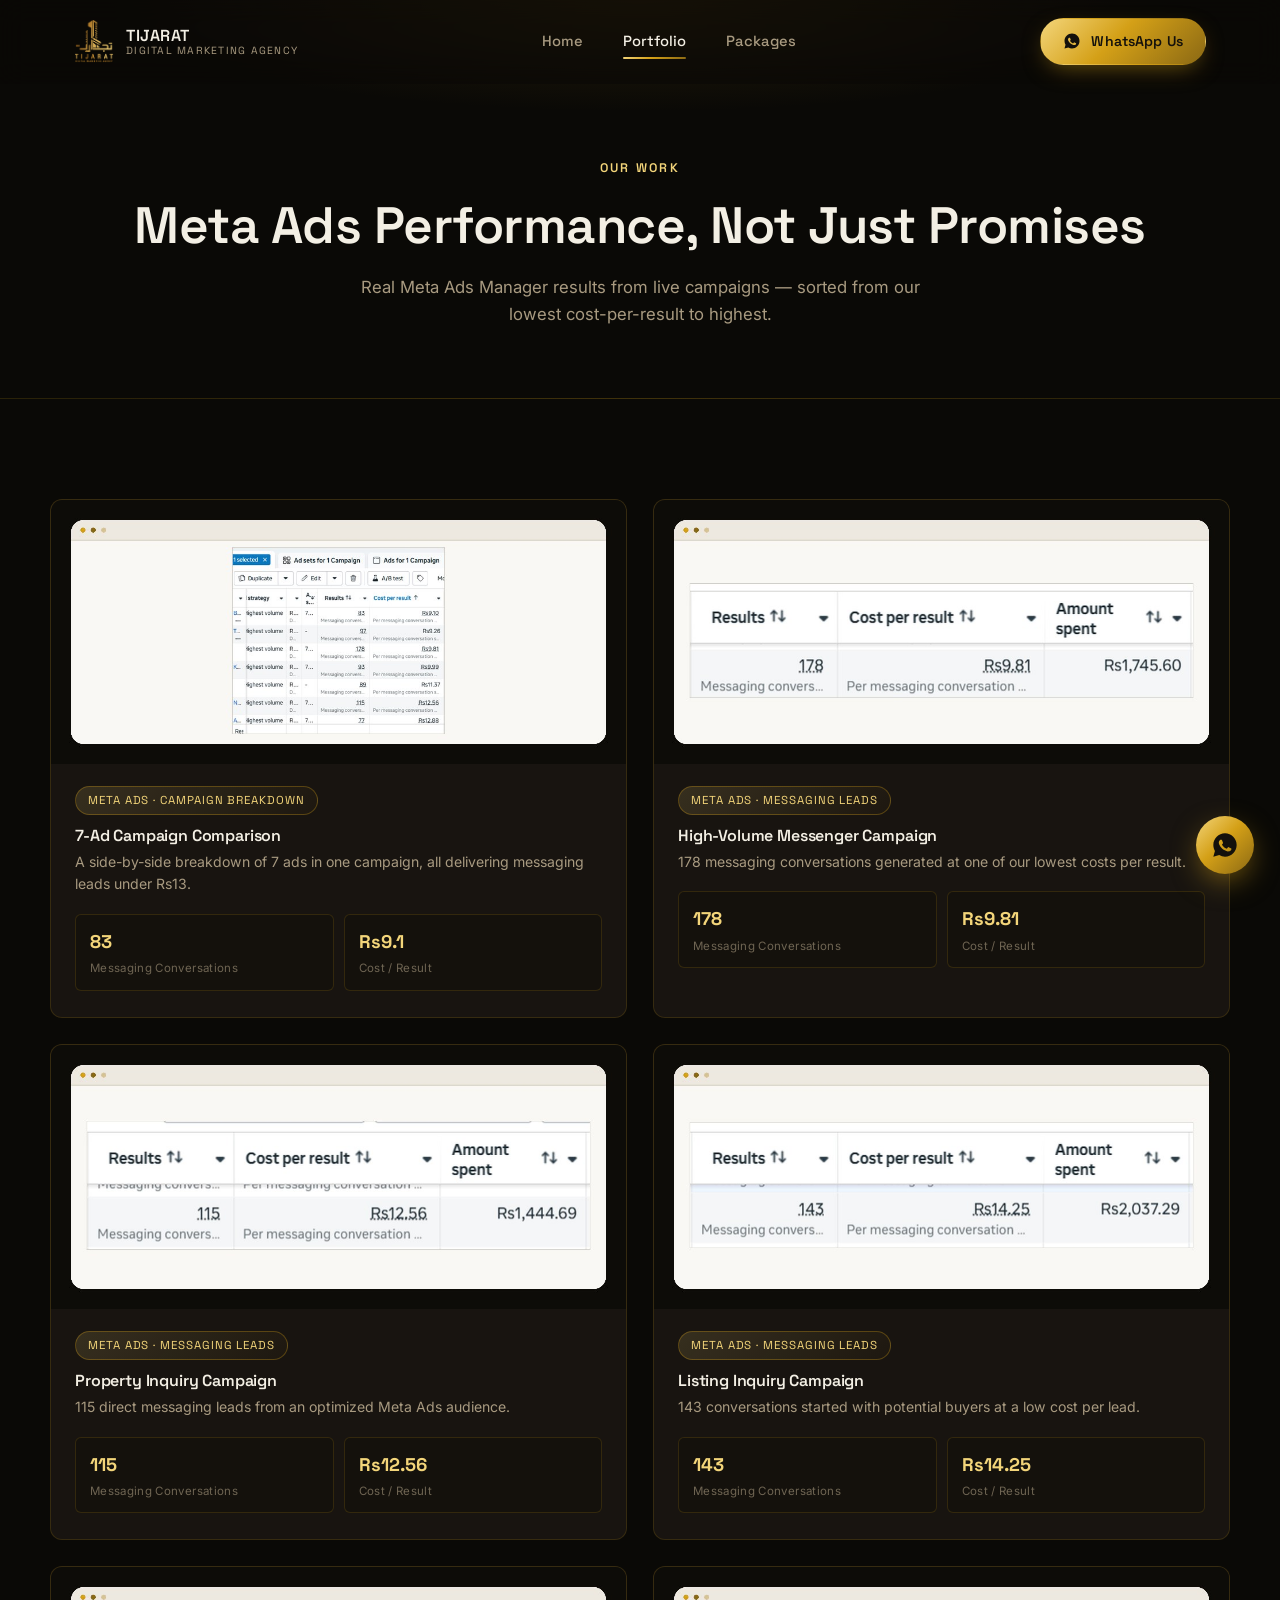
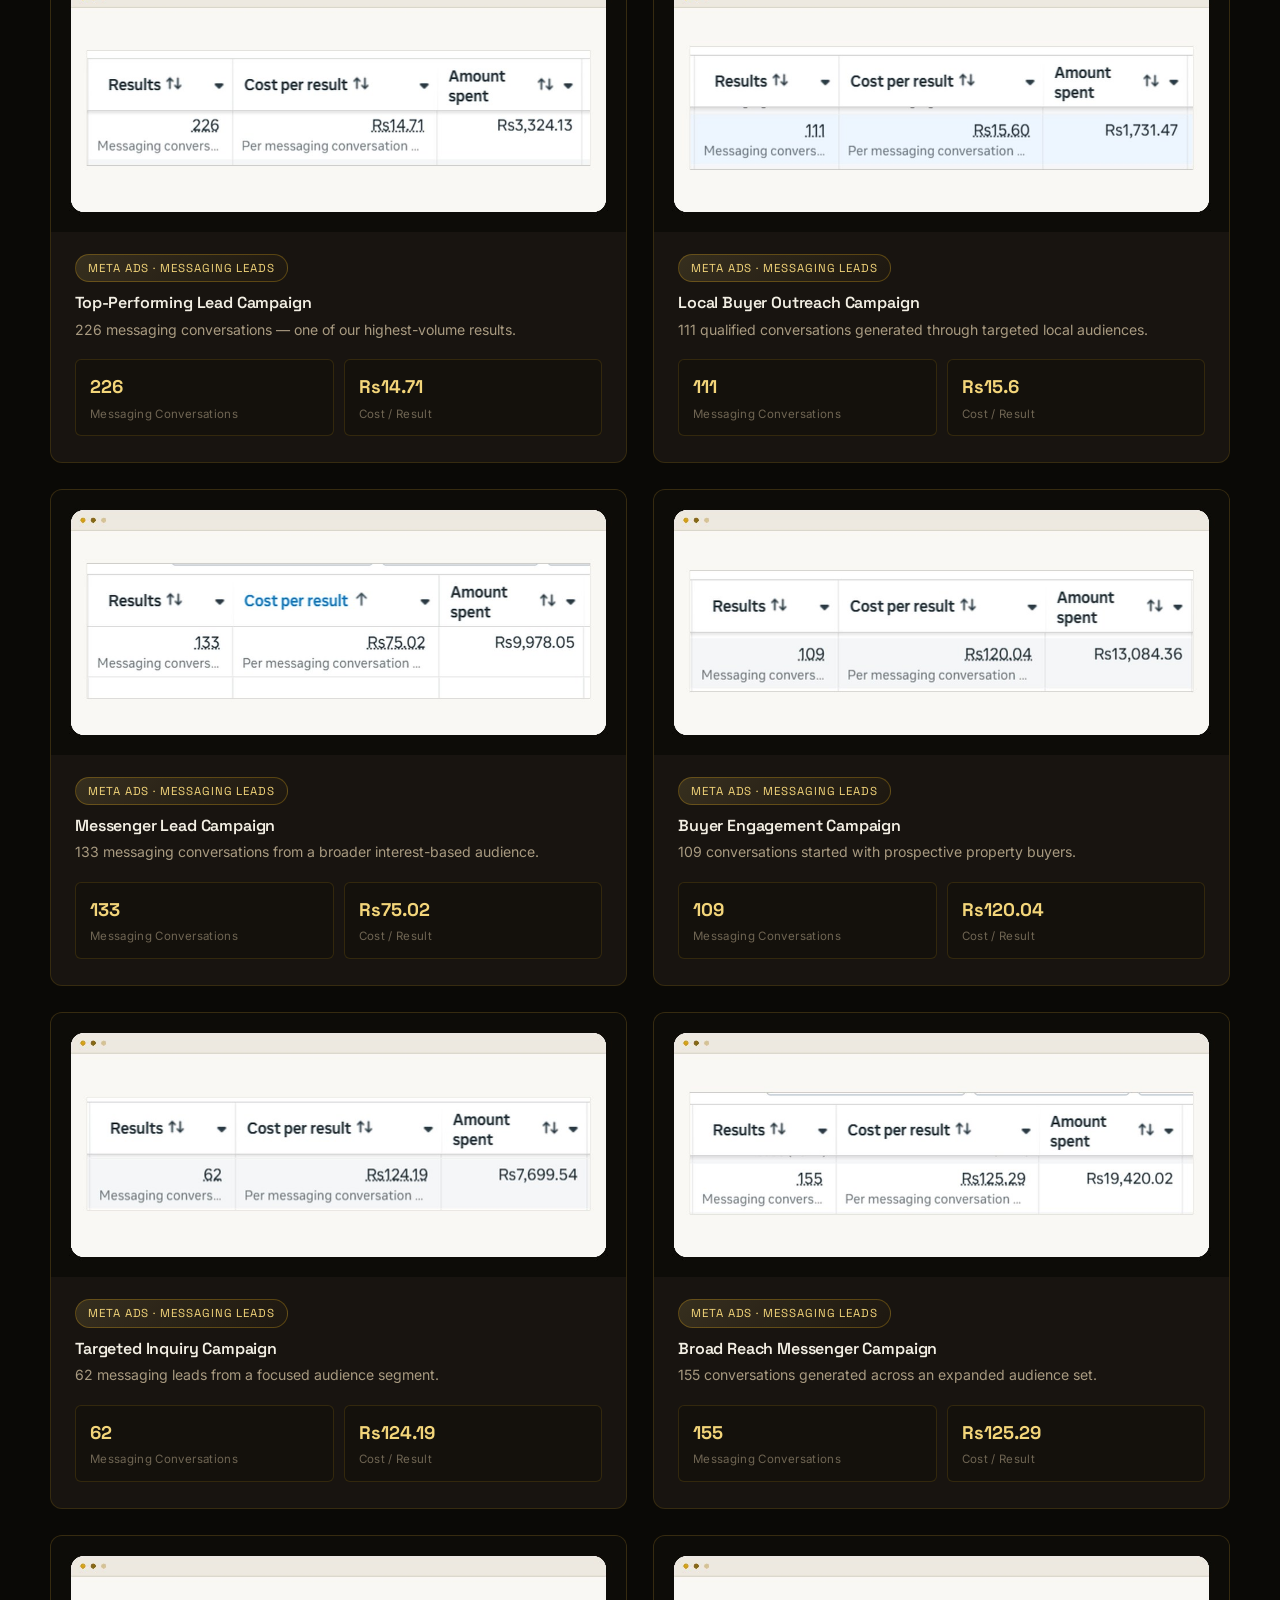
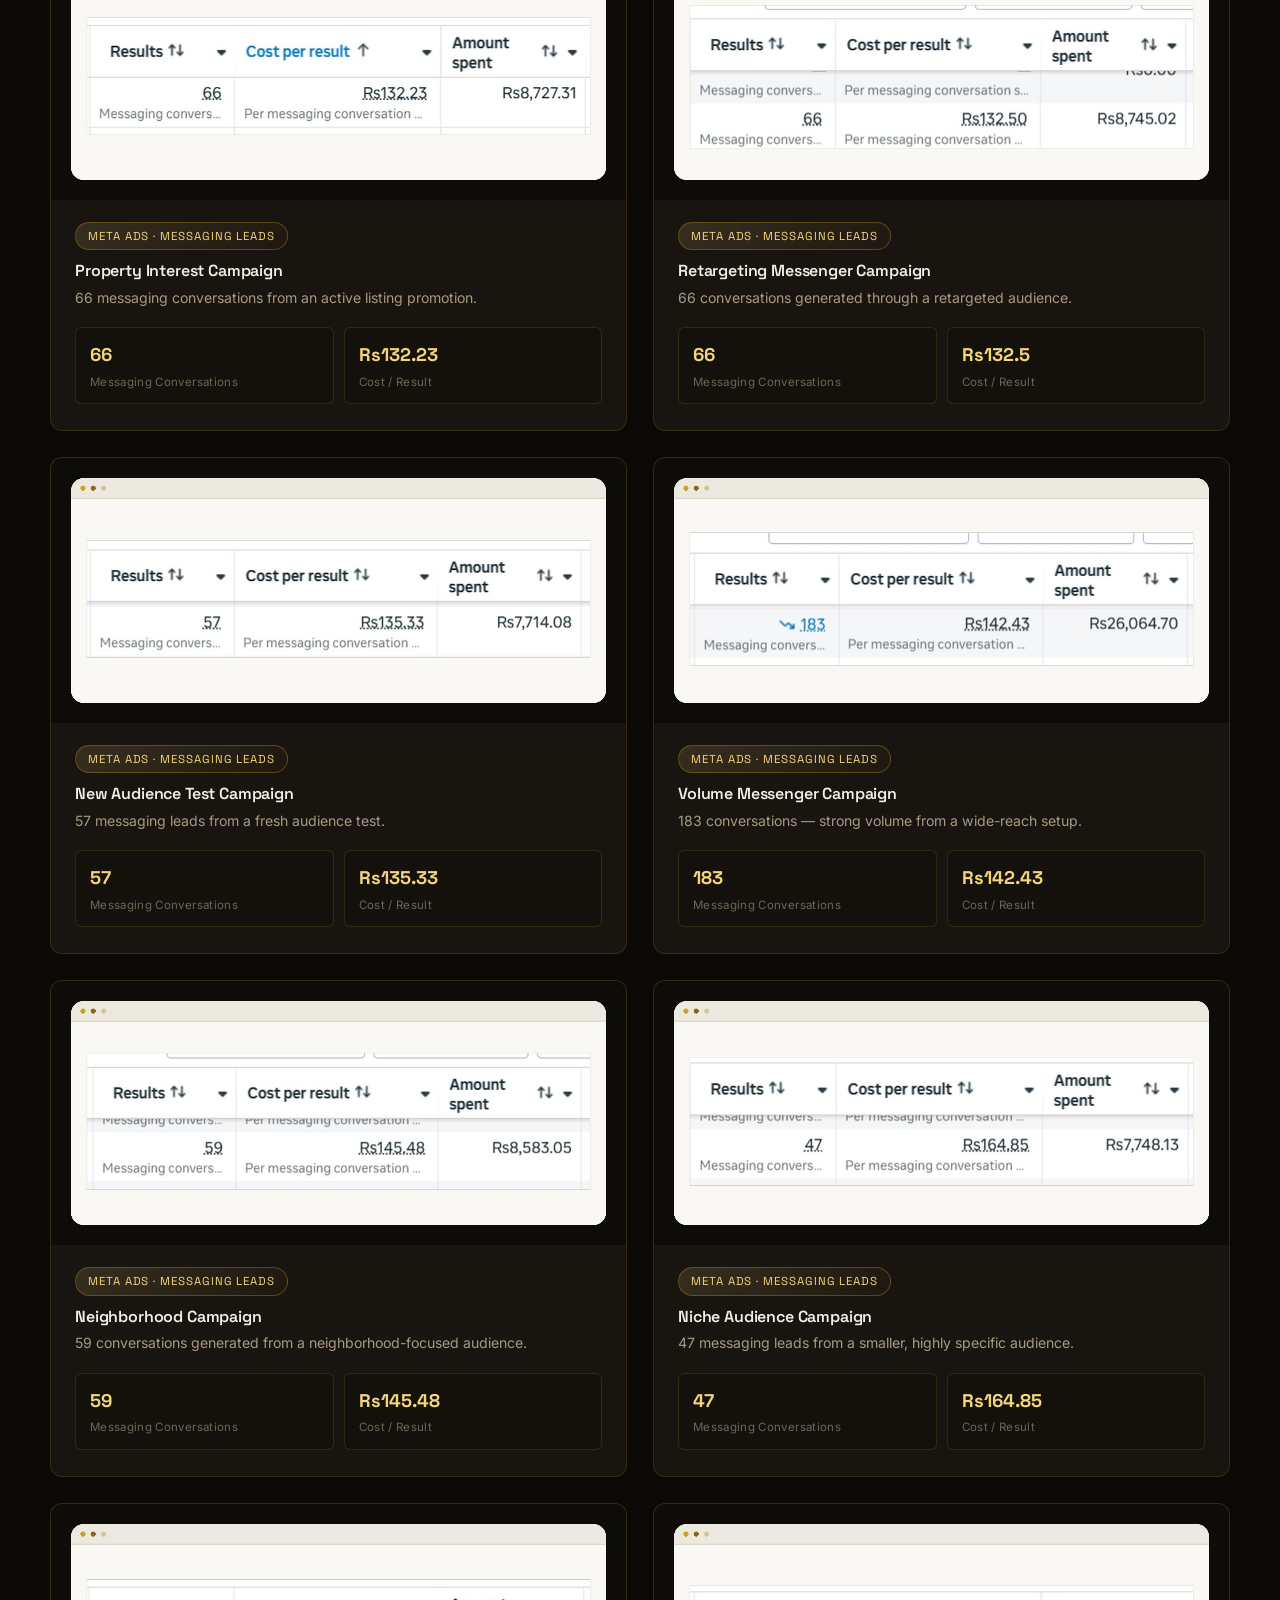
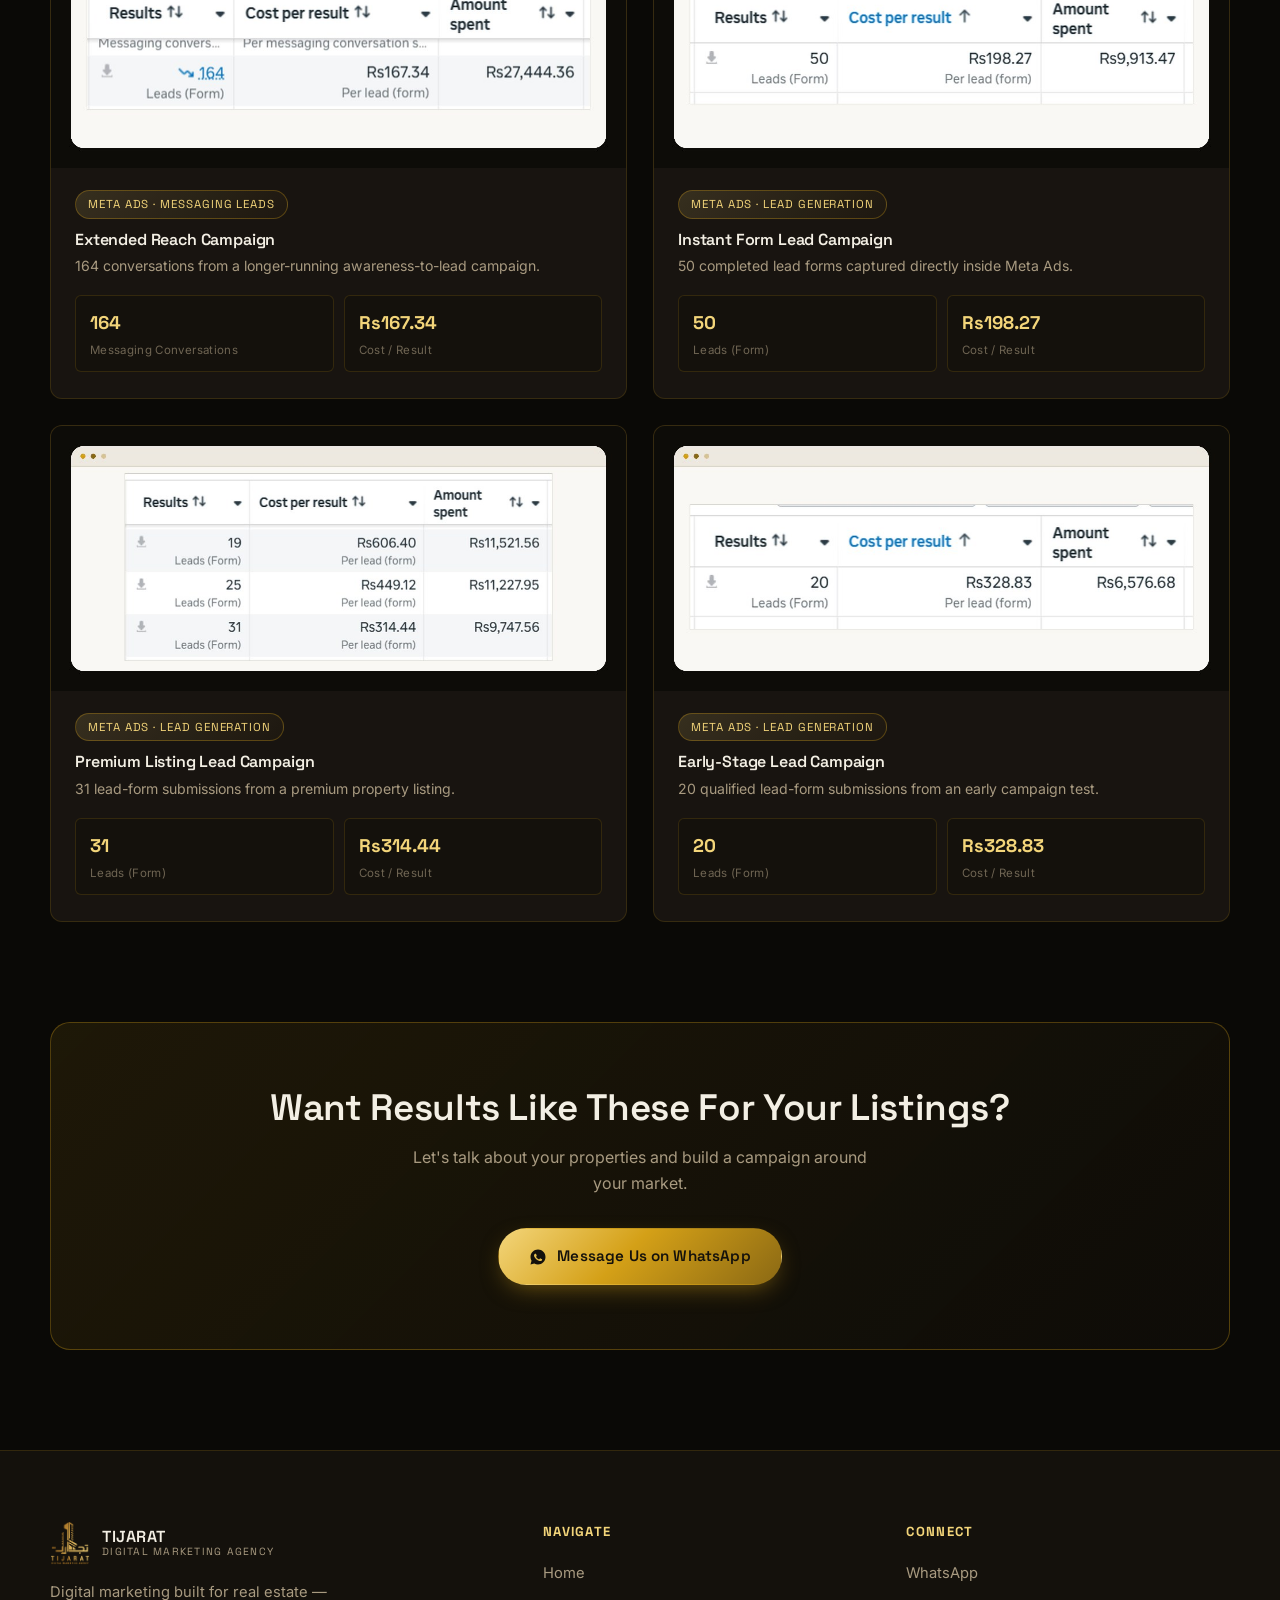
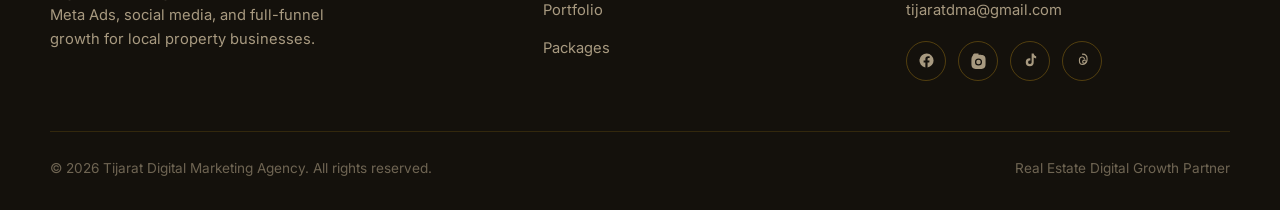
<file: portfolio.html>
<!DOCTYPE html>
<html lang="en">
<head>
<meta charset="UTF-8">
<meta name="viewport" content="width=device-width, initial-scale=1.0">
<title>Portfolio | Tijarat Digital Marketing Agency</title>
<meta name="description" content="See Meta Ads performance and campaign results delivered by Tijarat Digital Marketing Agency for real estate clients.">
<link rel="icon" type="image/png" href="assets/logo.png">
<link rel="preconnect" href="https://fonts.googleapis.com">
<link rel="preconnect" href="https://fonts.gstatic.com" crossorigin>
<link href="https://fonts.googleapis.com/css2?family=Space+Grotesk:wght@500;600;700&family=Inter:wght@400;500;600&display=swap" rel="stylesheet">
<link rel="stylesheet" href="styles.css">

<!--
  TO ADD MORE RESULTS LATER
  --------------------------
  1. Save the new screenshot as case21.jpg (next number) inside assets/portfolio.
  2. Copy one of the existing "case-card" blocks below, update the image
     number, title, description, and the two stat numbers.
  3. Cards are ordered best-cost-first — place new cards where they fit
     in that order.
-->
</head>
<body>

<!-- ================= HEADER ================= -->
<header class="site-header">
  <div class="header-inner">
    <a href="index.html" class="brand">
      <img src="assets/logo.png" alt="Tijarat Digital Marketing Agency logo">
      <span class="brand-name">TIJARAT<span>Digital Marketing Agency</span></span>
    </a>
    <nav class="main-nav">
      <a href="index.html">Home</a>
      <a href="portfolio.html" class="active">Portfolio</a>
      <a href="packages.html">Packages</a>
    </nav>
    <div class="header-actions">
      <a class="btn btn-primary" href="https://wa.me/923094551772" target="_blank" rel="noopener">
        <svg viewBox="0 0 24 24" fill="currentColor"><path d="M12 2C6.48 2 2 6.48 2 12c0 1.85.5 3.58 1.36 5.07L2 22l5.06-1.33A9.94 9.94 0 0 0 12 22c5.52 0 10-4.48 10-10S17.52 2 12 2zm5.2 14.2c-.22.62-1.28 1.2-1.77 1.24-.45.05-1.02.07-1.65-.1-.38-.11-.87-.28-1.5-.55-2.64-1.14-4.36-3.8-4.5-3.98-.13-.18-1.08-1.43-1.08-2.73s.68-1.93.92-2.2c.24-.26.52-.33.7-.33h.5c.16 0 .38-.06.6.45.22.53.75 1.83.82 1.96.07.13.11.29.02.47-.09.18-.13.29-.26.44-.13.16-.28.35-.4.47-.13.13-.27.27-.12.53.16.26.7 1.15 1.5 1.86 1.03.92 1.9 1.2 2.16 1.34.26.13.42.11.57-.07.16-.18.66-.77.84-1.03.18-.27.35-.22.6-.13.24.09 1.55.73 1.82.87.26.13.44.2.5.31.07.11.07.64-.15 1.26z"/></svg>
        <span class="btn-text">WhatsApp Us</span>
      </a>
      <button class="nav-toggle" aria-label="Toggle menu">
        <span></span><span></span><span></span>
      </button>
    </div>
  </div>
</header>

<!-- ================= PAGE HERO ================= -->
<section class="page-hero">
  <div class="eyebrow">Our Work</div>
  <h1>Meta Ads Performance, Not Just Promises</h1>
  <p>Real Meta Ads Manager results from live campaigns — sorted from our lowest cost-per-result to highest.</p>
</section>

<!-- ================= PORTFOLIO GRID ================= -->
<section class="section">
  <div class="section-inner">
    <div class="portfolio-grid">

      <div class="case-card reveal">
        <div class="case-media">
          <img src="assets/portfolio/case1.jpg" alt="7-Ad Campaign Comparison — Meta Ads results, 83 messaging conversations at Rs9.1 per result" loading="lazy">
        </div>
        <div class="case-body">
          <span class="case-tag">Meta Ads · Campaign Breakdown</span>
          <h3>7-Ad Campaign Comparison</h3>
          <p>A side-by-side breakdown of 7 ads in one campaign, all delivering messaging leads under Rs13.</p>
          <div class="case-stats">
            <div class="case-stat"><span class="case-stat-num">83</span><span class="case-stat-label">Messaging Conversations</span></div>
            <div class="case-stat"><span class="case-stat-num">Rs9.1</span><span class="case-stat-label">Cost / Result</span></div>
          </div>
        </div>
      </div>

      <div class="case-card reveal">
        <div class="case-media">
          <img src="assets/portfolio/case2.jpg" alt="High-Volume Messenger Campaign — Meta Ads results, 178 messaging conversations at Rs9.81 per result" loading="lazy">
        </div>
        <div class="case-body">
          <span class="case-tag">Meta Ads · Messaging Leads</span>
          <h3>High-Volume Messenger Campaign</h3>
          <p>178 messaging conversations generated at one of our lowest costs per result.</p>
          <div class="case-stats">
            <div class="case-stat"><span class="case-stat-num">178</span><span class="case-stat-label">Messaging Conversations</span></div>
            <div class="case-stat"><span class="case-stat-num">Rs9.81</span><span class="case-stat-label">Cost / Result</span></div>
          </div>
        </div>
      </div>

      <div class="case-card reveal">
        <div class="case-media">
          <img src="assets/portfolio/case3.jpg" alt="Property Inquiry Campaign — Meta Ads results, 115 messaging conversations at Rs12.56 per result" loading="lazy">
        </div>
        <div class="case-body">
          <span class="case-tag">Meta Ads · Messaging Leads</span>
          <h3>Property Inquiry Campaign</h3>
          <p>115 direct messaging leads from an optimized Meta Ads audience.</p>
          <div class="case-stats">
            <div class="case-stat"><span class="case-stat-num">115</span><span class="case-stat-label">Messaging Conversations</span></div>
            <div class="case-stat"><span class="case-stat-num">Rs12.56</span><span class="case-stat-label">Cost / Result</span></div>
          </div>
        </div>
      </div>

      <div class="case-card reveal">
        <div class="case-media">
          <img src="assets/portfolio/case4.jpg" alt="Listing Inquiry Campaign — Meta Ads results, 143 messaging conversations at Rs14.25 per result" loading="lazy">
        </div>
        <div class="case-body">
          <span class="case-tag">Meta Ads · Messaging Leads</span>
          <h3>Listing Inquiry Campaign</h3>
          <p>143 conversations started with potential buyers at a low cost per lead.</p>
          <div class="case-stats">
            <div class="case-stat"><span class="case-stat-num">143</span><span class="case-stat-label">Messaging Conversations</span></div>
            <div class="case-stat"><span class="case-stat-num">Rs14.25</span><span class="case-stat-label">Cost / Result</span></div>
          </div>
        </div>
      </div>

      <div class="case-card reveal">
        <div class="case-media">
          <img src="assets/portfolio/case5.jpg" alt="Top-Performing Lead Campaign — Meta Ads results, 226 messaging conversations at Rs14.71 per result" loading="lazy">
        </div>
        <div class="case-body">
          <span class="case-tag">Meta Ads · Messaging Leads</span>
          <h3>Top-Performing Lead Campaign</h3>
          <p>226 messaging conversations — one of our highest-volume results.</p>
          <div class="case-stats">
            <div class="case-stat"><span class="case-stat-num">226</span><span class="case-stat-label">Messaging Conversations</span></div>
            <div class="case-stat"><span class="case-stat-num">Rs14.71</span><span class="case-stat-label">Cost / Result</span></div>
          </div>
        </div>
      </div>

      <div class="case-card reveal">
        <div class="case-media">
          <img src="assets/portfolio/case6.jpg" alt="Local Buyer Outreach Campaign — Meta Ads results, 111 messaging conversations at Rs15.6 per result" loading="lazy">
        </div>
        <div class="case-body">
          <span class="case-tag">Meta Ads · Messaging Leads</span>
          <h3>Local Buyer Outreach Campaign</h3>
          <p>111 qualified conversations generated through targeted local audiences.</p>
          <div class="case-stats">
            <div class="case-stat"><span class="case-stat-num">111</span><span class="case-stat-label">Messaging Conversations</span></div>
            <div class="case-stat"><span class="case-stat-num">Rs15.6</span><span class="case-stat-label">Cost / Result</span></div>
          </div>
        </div>
      </div>

      <div class="case-card reveal">
        <div class="case-media">
          <img src="assets/portfolio/case7.jpg" alt="Messenger Lead Campaign — Meta Ads results, 133 messaging conversations at Rs75.02 per result" loading="lazy">
        </div>
        <div class="case-body">
          <span class="case-tag">Meta Ads · Messaging Leads</span>
          <h3>Messenger Lead Campaign</h3>
          <p>133 messaging conversations from a broader interest-based audience.</p>
          <div class="case-stats">
            <div class="case-stat"><span class="case-stat-num">133</span><span class="case-stat-label">Messaging Conversations</span></div>
            <div class="case-stat"><span class="case-stat-num">Rs75.02</span><span class="case-stat-label">Cost / Result</span></div>
          </div>
        </div>
      </div>

      <div class="case-card reveal">
        <div class="case-media">
          <img src="assets/portfolio/case8.jpg" alt="Buyer Engagement Campaign — Meta Ads results, 109 messaging conversations at Rs120.04 per result" loading="lazy">
        </div>
        <div class="case-body">
          <span class="case-tag">Meta Ads · Messaging Leads</span>
          <h3>Buyer Engagement Campaign</h3>
          <p>109 conversations started with prospective property buyers.</p>
          <div class="case-stats">
            <div class="case-stat"><span class="case-stat-num">109</span><span class="case-stat-label">Messaging Conversations</span></div>
            <div class="case-stat"><span class="case-stat-num">Rs120.04</span><span class="case-stat-label">Cost / Result</span></div>
          </div>
        </div>
      </div>

      <div class="case-card reveal">
        <div class="case-media">
          <img src="assets/portfolio/case9.jpg" alt="Targeted Inquiry Campaign — Meta Ads results, 62 messaging conversations at Rs124.19 per result" loading="lazy">
        </div>
        <div class="case-body">
          <span class="case-tag">Meta Ads · Messaging Leads</span>
          <h3>Targeted Inquiry Campaign</h3>
          <p>62 messaging leads from a focused audience segment.</p>
          <div class="case-stats">
            <div class="case-stat"><span class="case-stat-num">62</span><span class="case-stat-label">Messaging Conversations</span></div>
            <div class="case-stat"><span class="case-stat-num">Rs124.19</span><span class="case-stat-label">Cost / Result</span></div>
          </div>
        </div>
      </div>

      <div class="case-card reveal">
        <div class="case-media">
          <img src="assets/portfolio/case10.jpg" alt="Broad Reach Messenger Campaign — Meta Ads results, 155 messaging conversations at Rs125.29 per result" loading="lazy">
        </div>
        <div class="case-body">
          <span class="case-tag">Meta Ads · Messaging Leads</span>
          <h3>Broad Reach Messenger Campaign</h3>
          <p>155 conversations generated across an expanded audience set.</p>
          <div class="case-stats">
            <div class="case-stat"><span class="case-stat-num">155</span><span class="case-stat-label">Messaging Conversations</span></div>
            <div class="case-stat"><span class="case-stat-num">Rs125.29</span><span class="case-stat-label">Cost / Result</span></div>
          </div>
        </div>
      </div>

      <div class="case-card reveal">
        <div class="case-media">
          <img src="assets/portfolio/case11.jpg" alt="Property Interest Campaign — Meta Ads results, 66 messaging conversations at Rs132.23 per result" loading="lazy">
        </div>
        <div class="case-body">
          <span class="case-tag">Meta Ads · Messaging Leads</span>
          <h3>Property Interest Campaign</h3>
          <p>66 messaging conversations from an active listing promotion.</p>
          <div class="case-stats">
            <div class="case-stat"><span class="case-stat-num">66</span><span class="case-stat-label">Messaging Conversations</span></div>
            <div class="case-stat"><span class="case-stat-num">Rs132.23</span><span class="case-stat-label">Cost / Result</span></div>
          </div>
        </div>
      </div>

      <div class="case-card reveal">
        <div class="case-media">
          <img src="assets/portfolio/case12.jpg" alt="Retargeting Messenger Campaign — Meta Ads results, 66 messaging conversations at Rs132.5 per result" loading="lazy">
        </div>
        <div class="case-body">
          <span class="case-tag">Meta Ads · Messaging Leads</span>
          <h3>Retargeting Messenger Campaign</h3>
          <p>66 conversations generated through a retargeted audience.</p>
          <div class="case-stats">
            <div class="case-stat"><span class="case-stat-num">66</span><span class="case-stat-label">Messaging Conversations</span></div>
            <div class="case-stat"><span class="case-stat-num">Rs132.5</span><span class="case-stat-label">Cost / Result</span></div>
          </div>
        </div>
      </div>

      <div class="case-card reveal">
        <div class="case-media">
          <img src="assets/portfolio/case13.jpg" alt="New Audience Test Campaign — Meta Ads results, 57 messaging conversations at Rs135.33 per result" loading="lazy">
        </div>
        <div class="case-body">
          <span class="case-tag">Meta Ads · Messaging Leads</span>
          <h3>New Audience Test Campaign</h3>
          <p>57 messaging leads from a fresh audience test.</p>
          <div class="case-stats">
            <div class="case-stat"><span class="case-stat-num">57</span><span class="case-stat-label">Messaging Conversations</span></div>
            <div class="case-stat"><span class="case-stat-num">Rs135.33</span><span class="case-stat-label">Cost / Result</span></div>
          </div>
        </div>
      </div>

      <div class="case-card reveal">
        <div class="case-media">
          <img src="assets/portfolio/case14.jpg" alt="Volume Messenger Campaign — Meta Ads results, 183 messaging conversations at Rs142.43 per result" loading="lazy">
        </div>
        <div class="case-body">
          <span class="case-tag">Meta Ads · Messaging Leads</span>
          <h3>Volume Messenger Campaign</h3>
          <p>183 conversations — strong volume from a wide-reach setup.</p>
          <div class="case-stats">
            <div class="case-stat"><span class="case-stat-num">183</span><span class="case-stat-label">Messaging Conversations</span></div>
            <div class="case-stat"><span class="case-stat-num">Rs142.43</span><span class="case-stat-label">Cost / Result</span></div>
          </div>
        </div>
      </div>

      <div class="case-card reveal">
        <div class="case-media">
          <img src="assets/portfolio/case15.jpg" alt="Neighborhood Campaign — Meta Ads results, 59 messaging conversations at Rs145.48 per result" loading="lazy">
        </div>
        <div class="case-body">
          <span class="case-tag">Meta Ads · Messaging Leads</span>
          <h3>Neighborhood Campaign</h3>
          <p>59 conversations generated from a neighborhood-focused audience.</p>
          <div class="case-stats">
            <div class="case-stat"><span class="case-stat-num">59</span><span class="case-stat-label">Messaging Conversations</span></div>
            <div class="case-stat"><span class="case-stat-num">Rs145.48</span><span class="case-stat-label">Cost / Result</span></div>
          </div>
        </div>
      </div>

      <div class="case-card reveal">
        <div class="case-media">
          <img src="assets/portfolio/case16.jpg" alt="Niche Audience Campaign — Meta Ads results, 47 messaging conversations at Rs164.85 per result" loading="lazy">
        </div>
        <div class="case-body">
          <span class="case-tag">Meta Ads · Messaging Leads</span>
          <h3>Niche Audience Campaign</h3>
          <p>47 messaging leads from a smaller, highly specific audience.</p>
          <div class="case-stats">
            <div class="case-stat"><span class="case-stat-num">47</span><span class="case-stat-label">Messaging Conversations</span></div>
            <div class="case-stat"><span class="case-stat-num">Rs164.85</span><span class="case-stat-label">Cost / Result</span></div>
          </div>
        </div>
      </div>

      <div class="case-card reveal">
        <div class="case-media">
          <img src="assets/portfolio/case17.jpg" alt="Extended Reach Campaign — Meta Ads results, 164 messaging conversations at Rs167.34 per result" loading="lazy">
        </div>
        <div class="case-body">
          <span class="case-tag">Meta Ads · Messaging Leads</span>
          <h3>Extended Reach Campaign</h3>
          <p>164 conversations from a longer-running awareness-to-lead campaign.</p>
          <div class="case-stats">
            <div class="case-stat"><span class="case-stat-num">164</span><span class="case-stat-label">Messaging Conversations</span></div>
            <div class="case-stat"><span class="case-stat-num">Rs167.34</span><span class="case-stat-label">Cost / Result</span></div>
          </div>
        </div>
      </div>

      <div class="case-card reveal">
        <div class="case-media">
          <img src="assets/portfolio/case18.jpg" alt="Instant Form Lead Campaign — Meta Ads results, 50 leads (form) at Rs198.27 per result" loading="lazy">
        </div>
        <div class="case-body">
          <span class="case-tag">Meta Ads · Lead Generation</span>
          <h3>Instant Form Lead Campaign</h3>
          <p>50 completed lead forms captured directly inside Meta Ads.</p>
          <div class="case-stats">
            <div class="case-stat"><span class="case-stat-num">50</span><span class="case-stat-label">Leads (Form)</span></div>
            <div class="case-stat"><span class="case-stat-num">Rs198.27</span><span class="case-stat-label">Cost / Result</span></div>
          </div>
        </div>
      </div>

      <div class="case-card reveal">
        <div class="case-media">
          <img src="assets/portfolio/case19.jpg" alt="Premium Listing Lead Campaign — Meta Ads results, 31 leads (form) at Rs314.44 per result" loading="lazy">
        </div>
        <div class="case-body">
          <span class="case-tag">Meta Ads · Lead Generation</span>
          <h3>Premium Listing Lead Campaign</h3>
          <p>31 lead-form submissions from a premium property listing.</p>
          <div class="case-stats">
            <div class="case-stat"><span class="case-stat-num">31</span><span class="case-stat-label">Leads (Form)</span></div>
            <div class="case-stat"><span class="case-stat-num">Rs314.44</span><span class="case-stat-label">Cost / Result</span></div>
          </div>
        </div>
      </div>

      <div class="case-card reveal">
        <div class="case-media">
          <img src="assets/portfolio/case20.jpg" alt="Early-Stage Lead Campaign — Meta Ads results, 20 leads (form) at Rs328.83 per result" loading="lazy">
        </div>
        <div class="case-body">
          <span class="case-tag">Meta Ads · Lead Generation</span>
          <h3>Early-Stage Lead Campaign</h3>
          <p>20 qualified lead-form submissions from an early campaign test.</p>
          <div class="case-stats">
            <div class="case-stat"><span class="case-stat-num">20</span><span class="case-stat-label">Leads (Form)</span></div>
            <div class="case-stat"><span class="case-stat-num">Rs328.83</span><span class="case-stat-label">Cost / Result</span></div>
          </div>
        </div>
      </div>

    </div>
  </div>
</section>

<!-- ================= CTA BAND ================= -->
<section class="section" style="padding-top:0;">
  <div class="section-inner">
    <div class="cta-band reveal">
      <h2>Want Results Like These For Your Listings?</h2>
      <p>Let's talk about your properties and build a campaign around your market.</p>
      <a class="btn btn-primary" href="https://wa.me/923094551772" target="_blank" rel="noopener">
        <svg viewBox="0 0 24 24" fill="currentColor"><path d="M12 2C6.48 2 2 6.48 2 12c0 1.85.5 3.58 1.36 5.07L2 22l5.06-1.33A9.94 9.94 0 0 0 12 22c5.52 0 10-4.48 10-10S17.52 2 12 2zm5.2 14.2c-.22.62-1.28 1.2-1.77 1.24-.45.05-1.02.07-1.65-.1-.38-.11-.87-.28-1.5-.55-2.64-1.14-4.36-3.8-4.5-3.98-.13-.18-1.08-1.43-1.08-2.73s.68-1.93.92-2.2c.24-.26.52-.33.7-.33h.5c.16 0 .38-.06.6.45.22.53.75 1.83.82 1.96.07.13.11.29.02.47-.09.18-.13.29-.26.44-.13.16-.28.35-.4.47-.13.13-.27.27-.12.53.16.26.7 1.15 1.5 1.86 1.03.92 1.9 1.2 2.16 1.34.26.13.42.11.57-.07.16-.18.66-.77.84-1.03.18-.27.35-.22.6-.13.24.09 1.55.73 1.82.87.26.13.44.2.5.31.07.11.07.64-.15 1.26z"/></svg>
        Message Us on WhatsApp
      </a>
    </div>
  </div>
</section>

<!-- ================= FOOTER ================= -->
<footer class="site-footer">
  <div class="footer-inner">
    <div class="footer-brand">
      <a href="index.html" class="brand">
        <img src="assets/logo.png" alt="Tijarat Digital Marketing Agency logo">
        <span class="brand-name">TIJARAT<span>Digital Marketing Agency</span></span>
      </a>
      <p>Digital marketing built for real estate — Meta Ads, social media, and full-funnel growth for local property businesses.</p>
    </div>
    <div class="footer-col">
      <h5>Navigate</h5>
      <ul>
        <li><a href="index.html">Home</a></li>
        <li><a href="portfolio.html">Portfolio</a></li>
        <li><a href="packages.html">Packages</a></li>
      </ul>
    </div>
    <div class="footer-col">
      <h5>Connect</h5>
      <ul>
        <li><a href="https://wa.me/923094551772" target="_blank" rel="noopener">WhatsApp</a></li>
        <li><a href="mailto:tijaratdma@gmail.com">tijaratdma@gmail.com</a></li>
      </ul>
      <div class="social-row" style="margin-top:18px;">
        <a class="social-icon" href="https://web.facebook.com/tijaratdigital/" target="_blank" rel="noopener" aria-label="Facebook">
          <svg viewBox="0 0 24 24"><path d="M22 12a10 10 0 1 0-11.6 9.9v-7H7.9V12h2.5V9.8c0-2.5 1.5-3.9 3.8-3.9 1.1 0 2.2.2 2.2.2v2.5h-1.3c-1.2 0-1.6.8-1.6 1.6V12h2.8l-.4 2.9h-2.4v7A10 10 0 0 0 22 12z"/></svg>
        </a>
        <a class="social-icon" href="https://www.instagram.com/tijaratdigital/" target="_blank" rel="noopener" aria-label="Instagram">
          <svg viewBox="0 0 24 24"><path d="M12 2c2.7 0 3.06.01 4.12.06 1.06.05 1.79.22 2.43.47.66.26 1.21.6 1.76 1.15.55.55.9 1.1 1.15 1.76.25.64.42 1.37.47 2.43.05 1.06.06 1.42.06 4.12s-.01 3.06-.06 4.12c-.05 1.06-.22 1.79-.47 2.43a4.9 4.9 0 0 1-1.15 1.76 4.9 4.9 0 0 1-1.76 1.15c-.64.25-1.37.42-2.43.47-1.06.05-1.42.06-4.12.06s-3.06-.01-4.12-.06c-1.06-.05-1.79-.22-2.43-.47a4.9 4.9 0 0 1-1.76-1.15 4.9 4.9 0 0 1-1.15-1.76c-.25-.64-.42-1.37-.47-2.43C2.01 15.06 2 14.7 2 12s.01-3.06.06-4.12c.05-1.06.22-1.79.47-2.43.26-.66.6-1.21 1.15-1.76A4.9 4.9 0 0 1 5.44.54C6.08.29 6.81.12 7.87.07 8.94.02 9.3 0 12 0zm0 5a5 5 0 1 0 0 10 5 5 0 0 0 0-10zm0 8.2a3.2 3.2 0 1 1 0-6.4 3.2 3.2 0 0 1 0 6.4zm5.2-8.4a1.2 1.2 0 1 1 0-2.4 1.2 1.2 0 0 1 0 2.4z" transform="translate(0,2)"/></svg>
        </a>
        <a class="social-icon" href="https://www.tiktok.com/@tijaratdigital" target="_blank" rel="noopener" aria-label="TikTok">
          <svg viewBox="0 0 24 24"><path d="M16.5 2c.3 2 1.6 3.6 3.5 4v3c-1.3 0-2.5-.4-3.5-1.1v6.6a5.6 5.6 0 1 1-5.6-5.6c.3 0 .6 0 .9.06v3.1a2.5 2.5 0 1 0 1.8 2.4V2h2.9z"/></svg>
        </a>
        <a class="social-icon" href="https://www.threads.com/@tijaratdigital" target="_blank" rel="noopener" aria-label="Threads">
          <svg viewBox="0 0 24 24" stroke-width="1.6" stroke-linecap="round"><path class="icon-stroke" d="M12 3c4 0 6.5 2.6 6.5 7 0 3.6-1.4 6-3.9 6-1.6 0-2.4-.9-2.4-2.1 0-1.4 1-2.4 2.7-2.4.5 0 1 .07 1.4.2"/><path class="icon-stroke" d="M14.8 9.6c-.4-1.6-1.6-2.5-3.3-2.5-2.3 0-3.8 1.7-3.8 4.3v1.2c0 2.9 1.6 4.9 4.4 4.9 2.9 0 4.8-1.7 5.2-4.6"/></svg>
        </a>
      </div>
    </div>
  </div>
  <div class="footer-bottom">
    <span>&copy; 2026 Tijarat Digital Marketing Agency. All rights reserved.</span>
    <span>Real Estate Digital Growth Partner</span>
  </div>
</footer>

<a class="wa-float" href="https://wa.me/923094551772" target="_blank" rel="noopener" aria-label="Chat on WhatsApp">
  <svg viewBox="0 0 24 24"><path d="M12 2C6.48 2 2 6.48 2 12c0 1.85.5 3.58 1.36 5.07L2 22l5.06-1.33A9.94 9.94 0 0 0 12 22c5.52 0 10-4.48 10-10S17.52 2 12 2zm5.2 14.2c-.22.62-1.28 1.2-1.77 1.24-.45.05-1.02.07-1.65-.1-.38-.11-.87-.28-1.5-.55-2.64-1.14-4.36-3.8-4.5-3.98-.13-.18-1.08-1.43-1.08-2.73s.68-1.93.92-2.2c.24-.26.52-.33.7-.33h.5c.16 0 .38-.06.6.45.22.53.75 1.83.82 1.96.07.13.11.29.02.47-.09.18-.13.29-.26.44-.13.16-.28.35-.4.47-.13.13-.27.27-.12.53.16.26.7 1.15 1.5 1.86 1.03.92 1.9 1.2 2.16 1.34.26.13.42.11.57-.07.16-.18.66-.77.84-1.03.18-.27.35-.22.6-.13.24.09 1.55.73 1.82.87.26.13.44.2.5.31.07.11.07.64-.15 1.26z"/></svg>
</a>

<script src="script.js"></script>
</body>
</html>
</file>
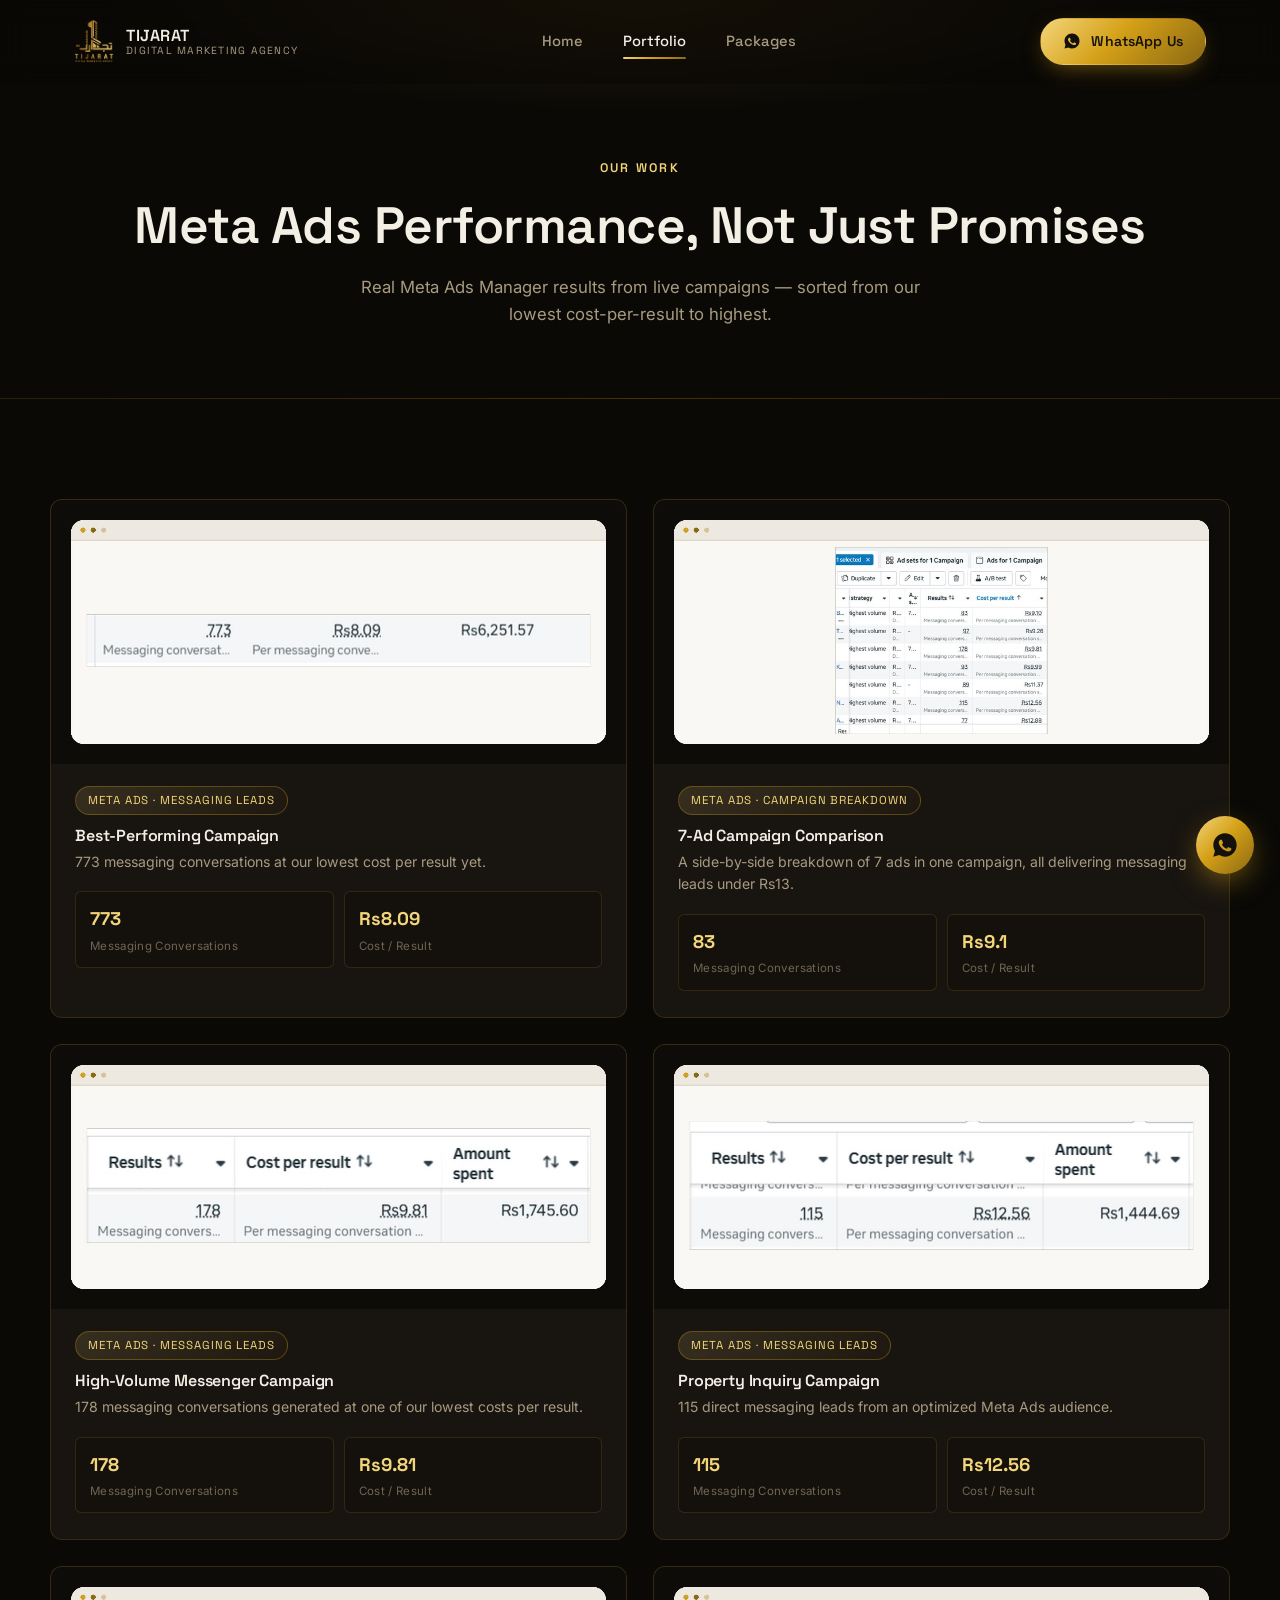
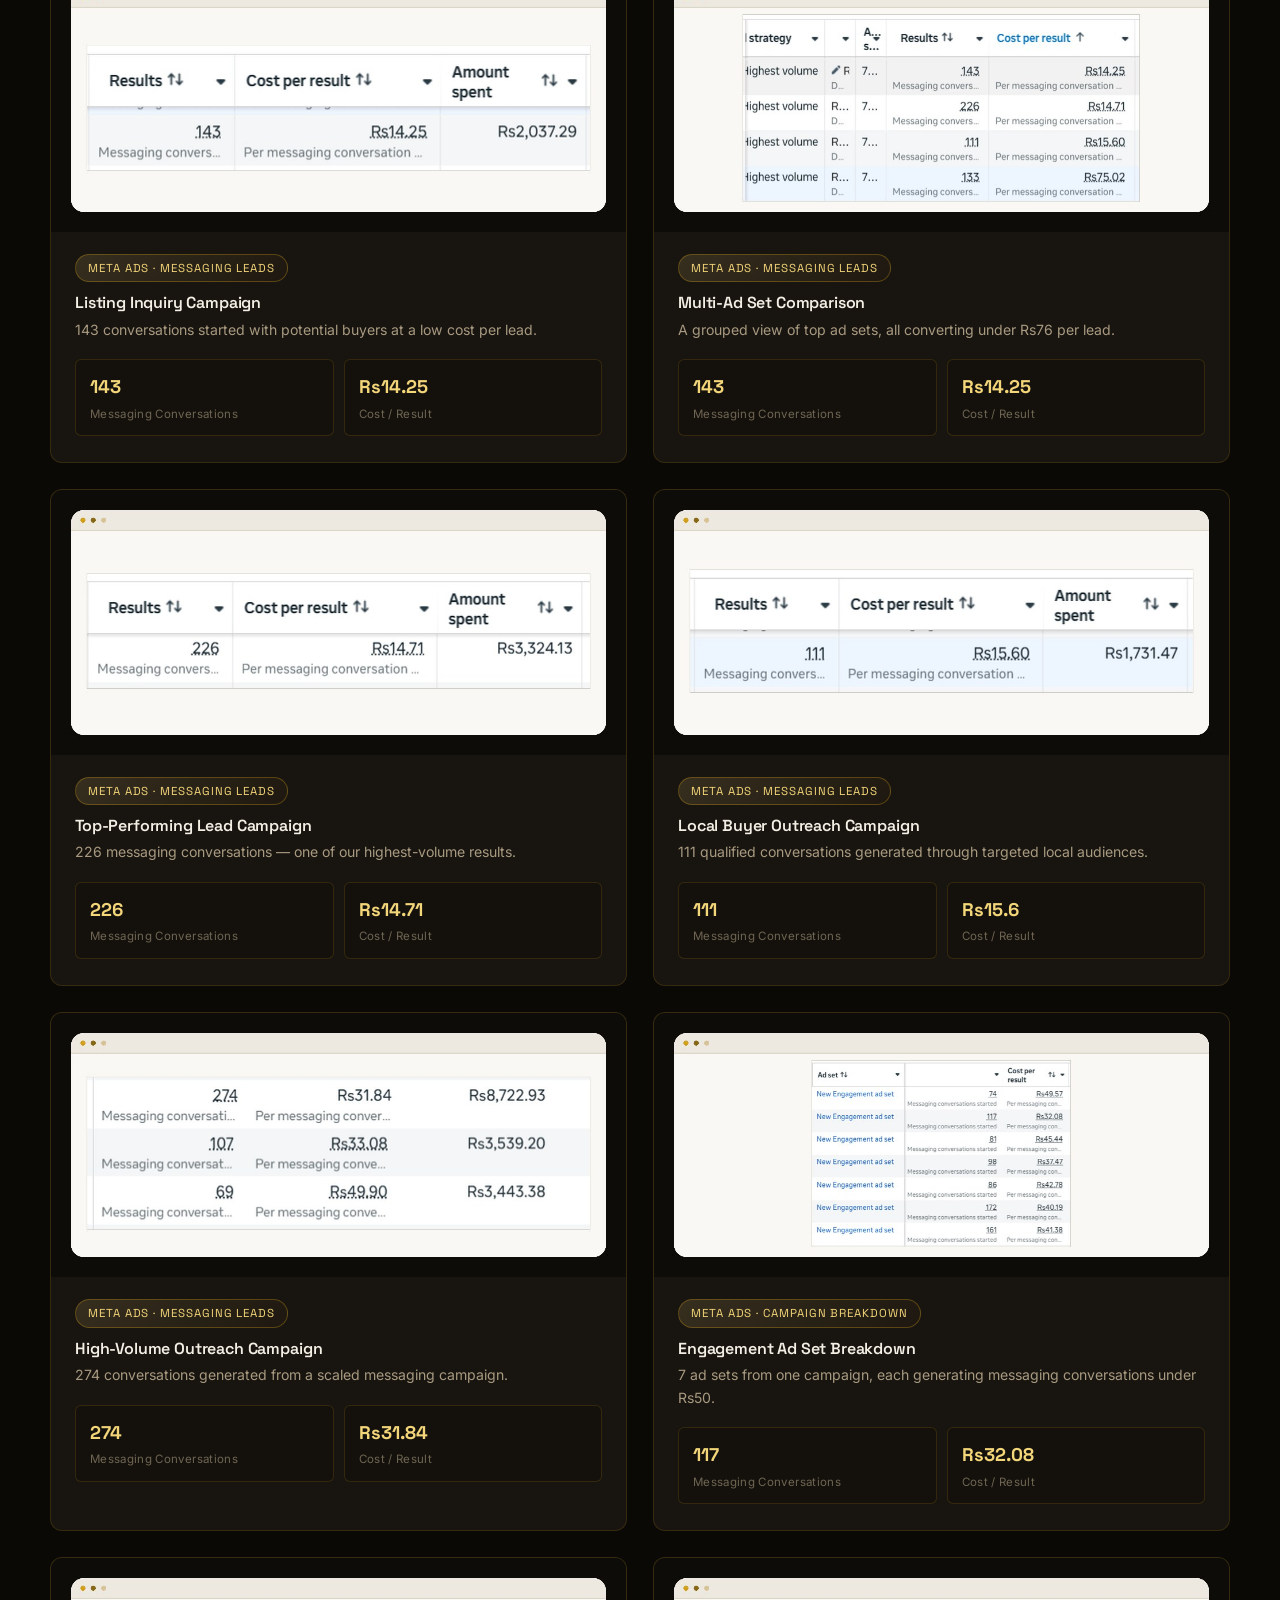
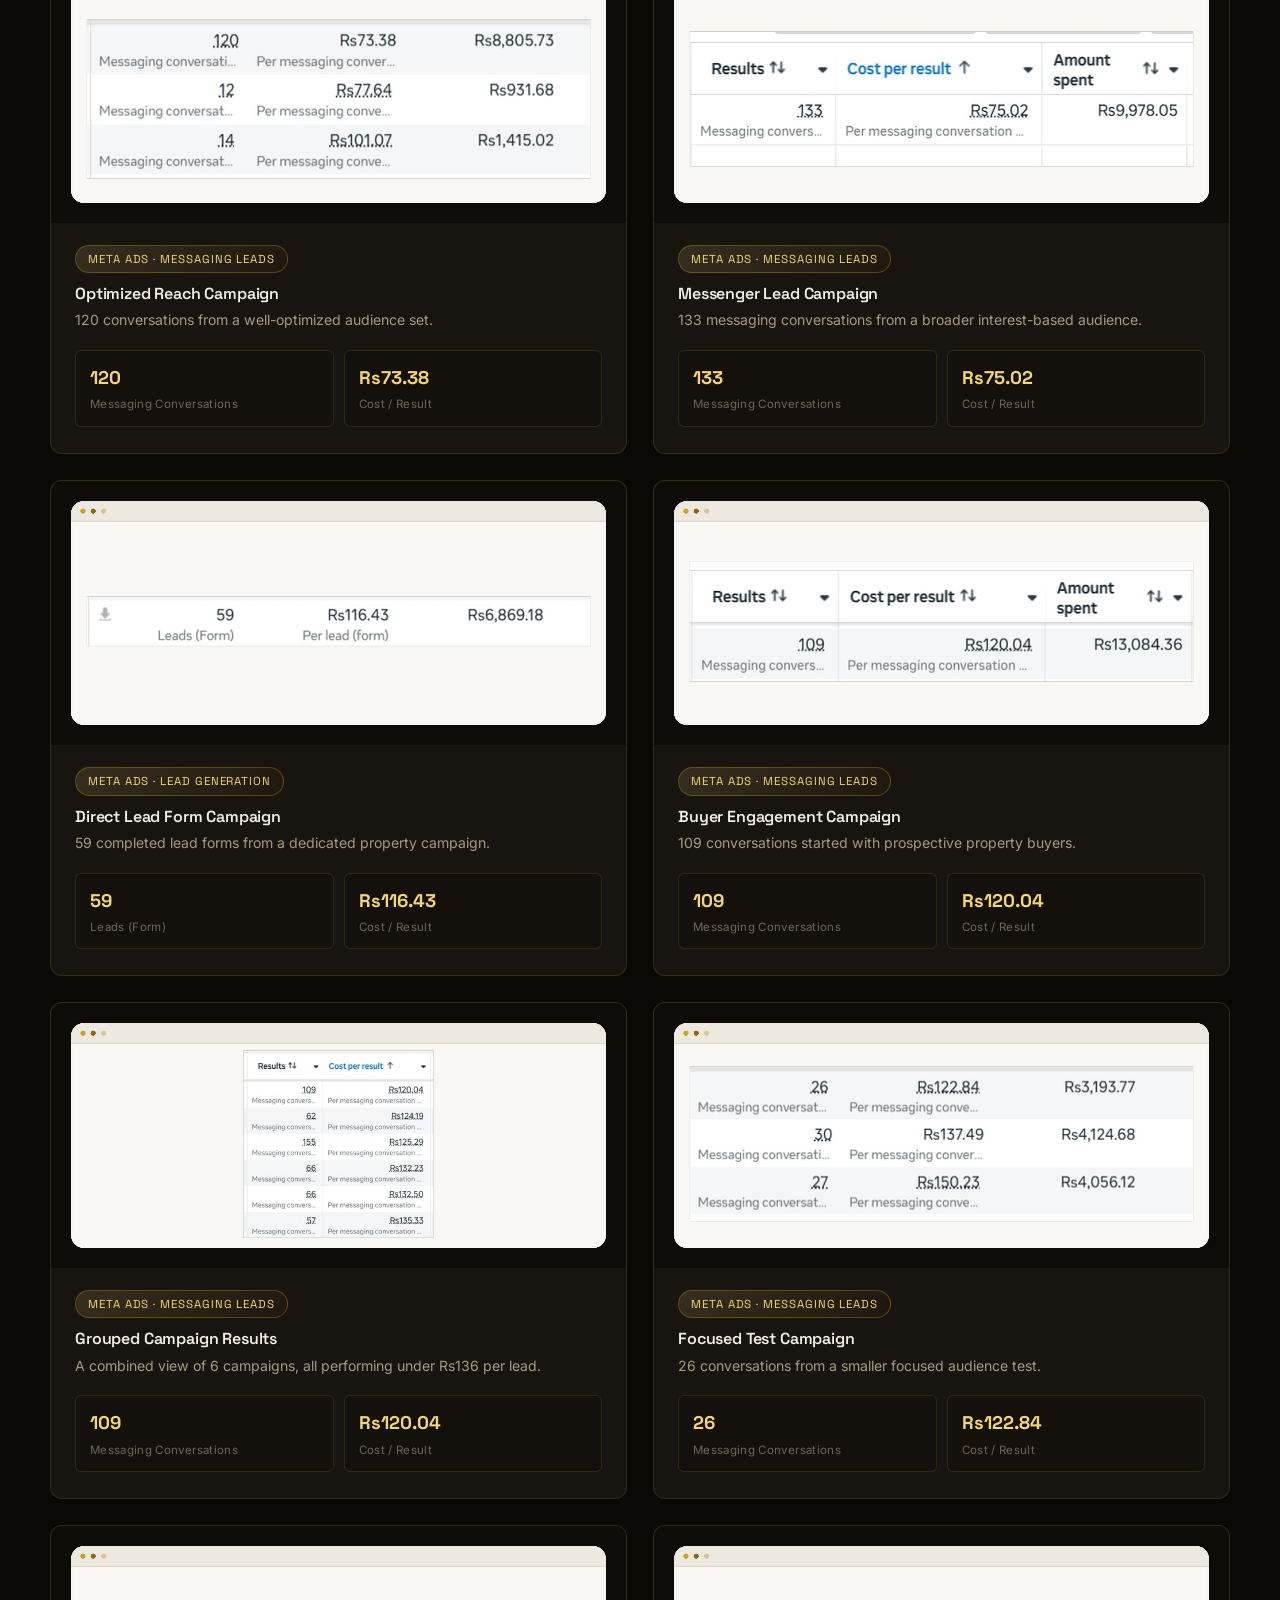
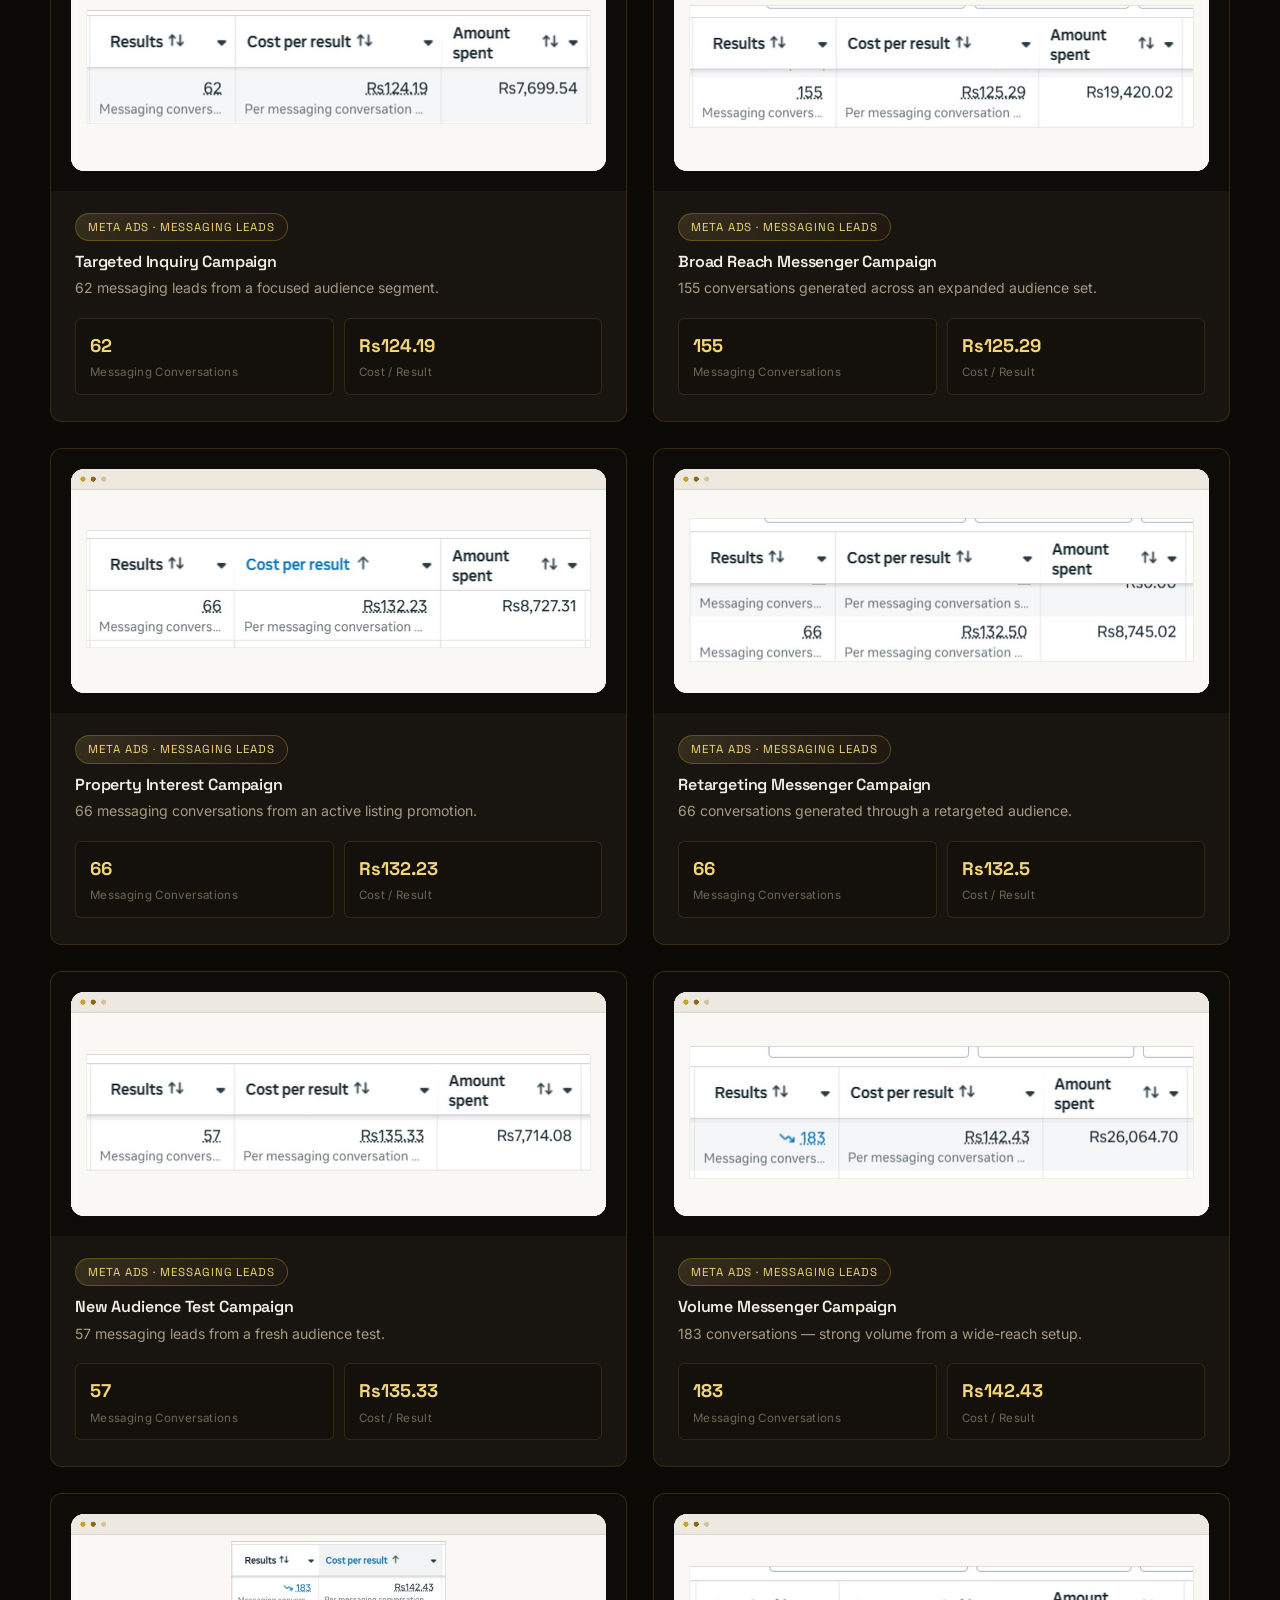
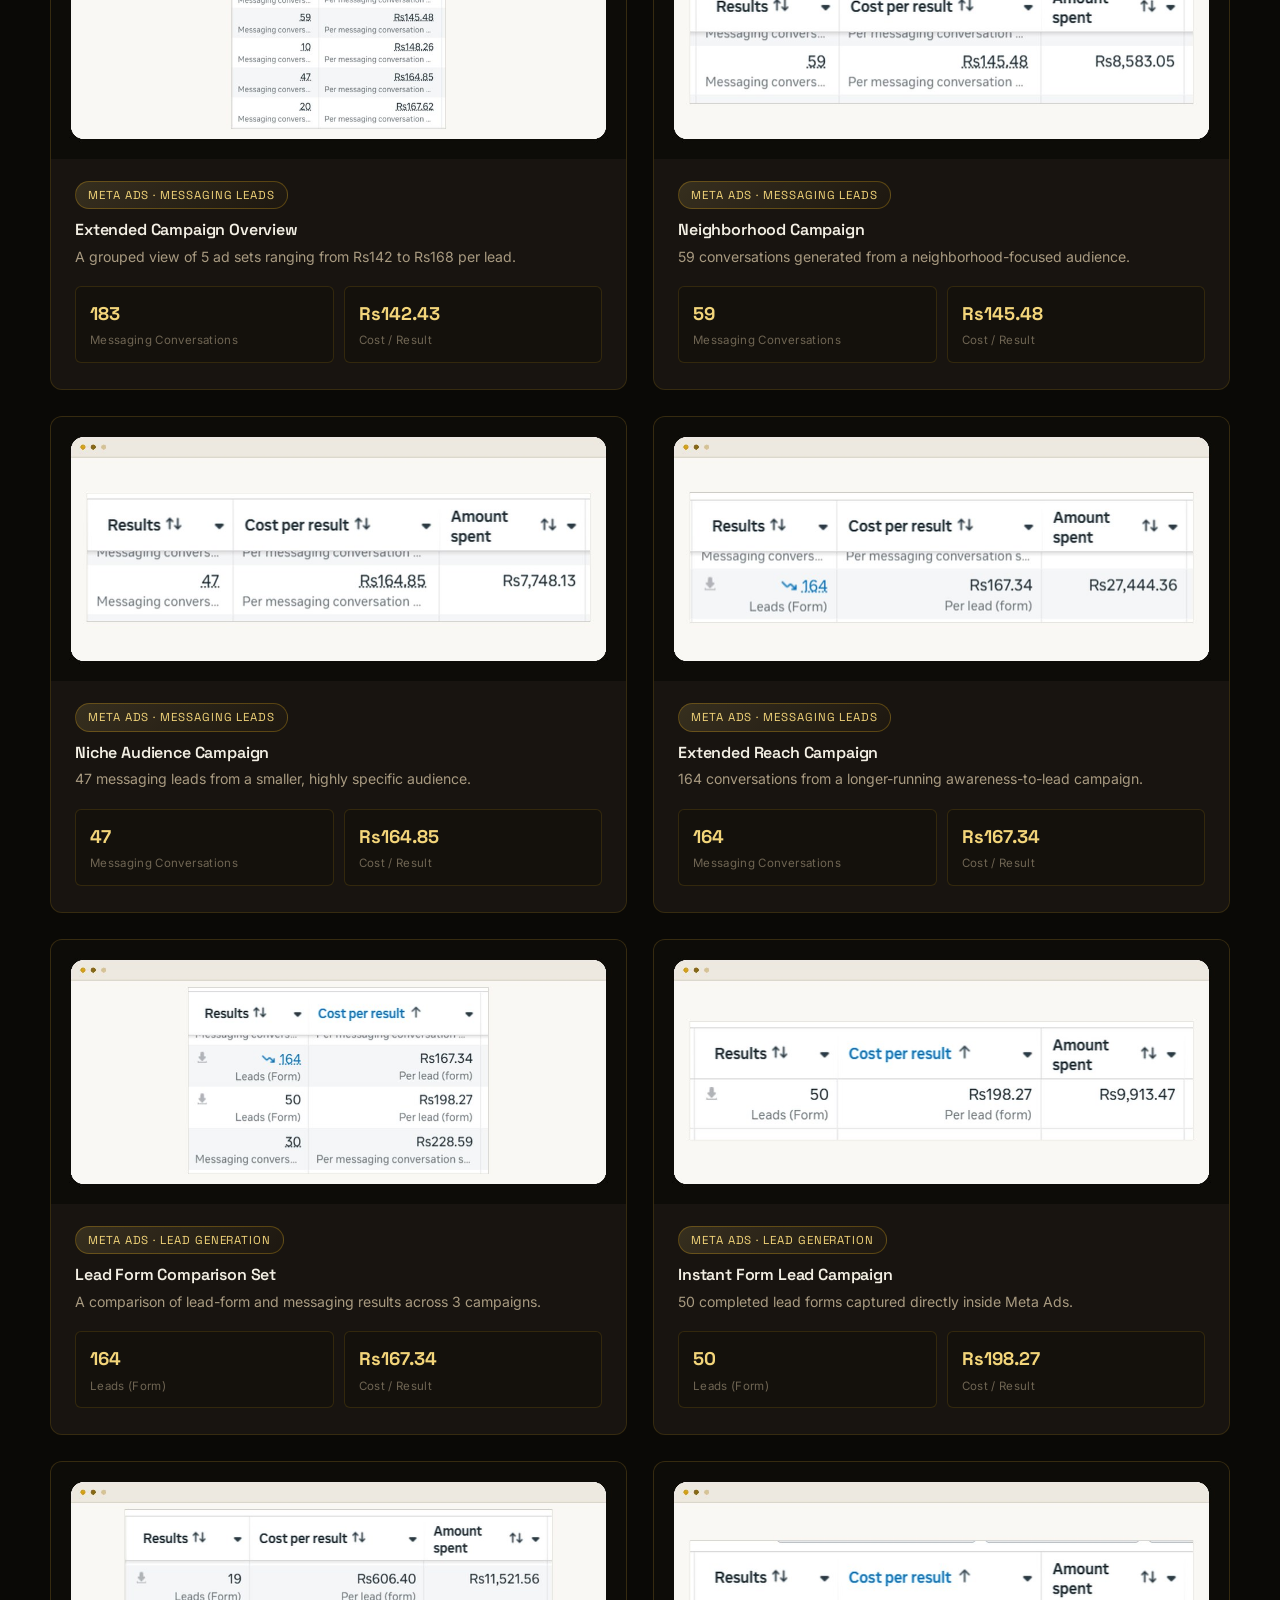
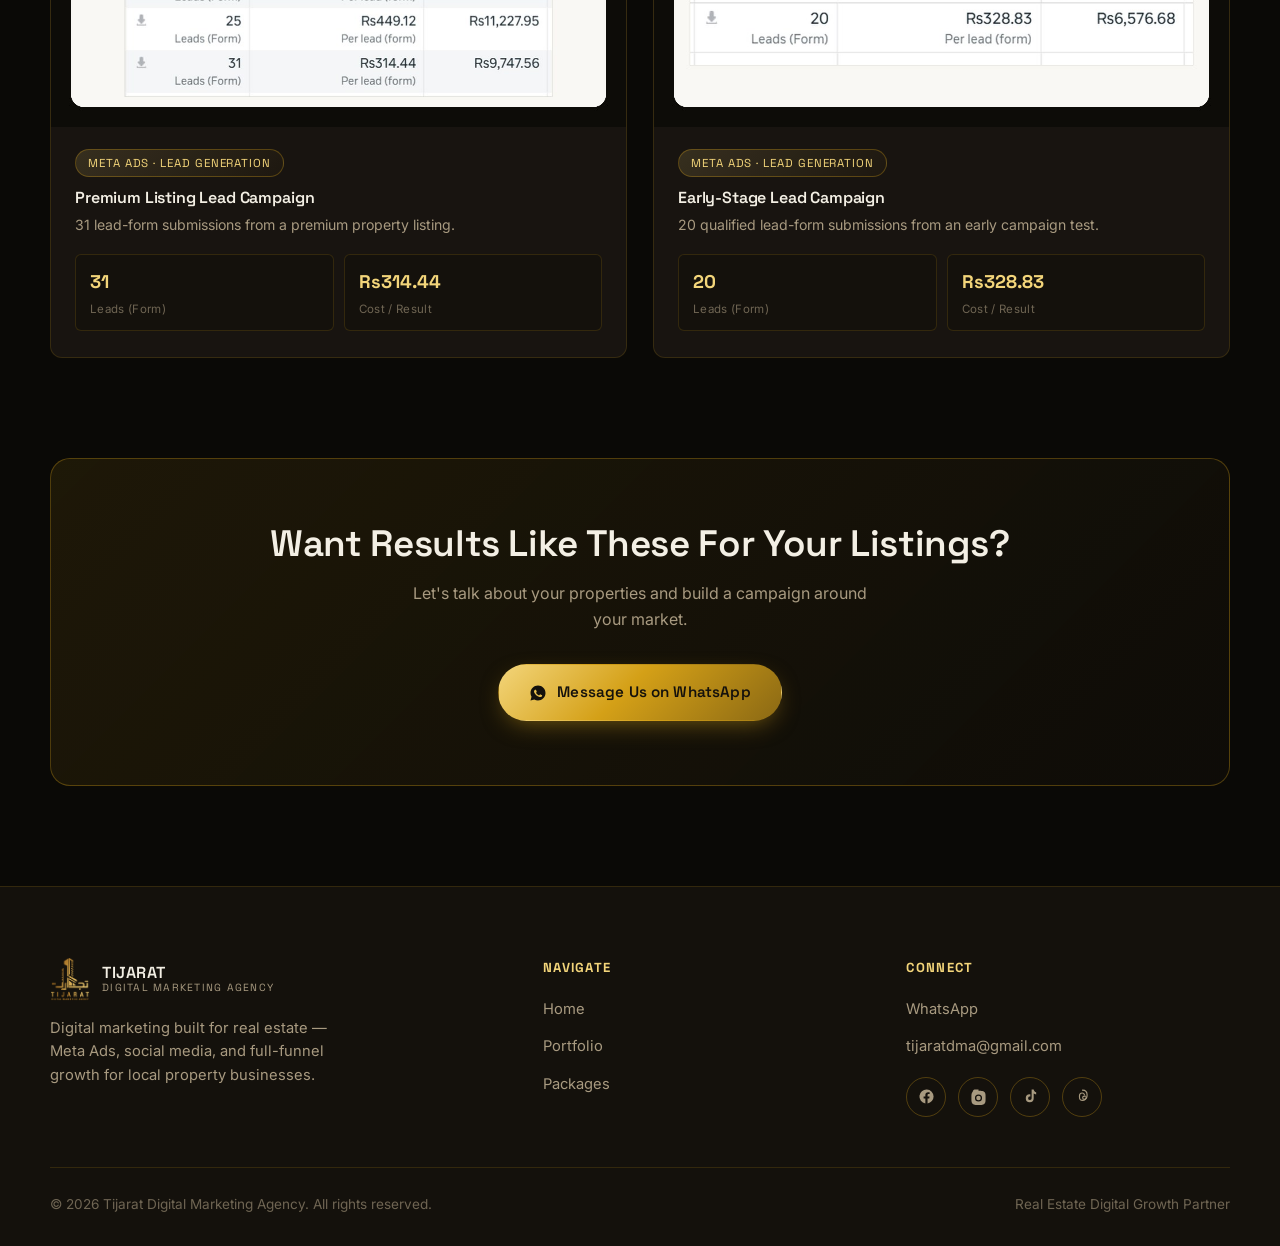
<file: tijarat-website/portfolio.html>
<!DOCTYPE html>
<html lang="en">
<head>
<meta charset="UTF-8">
<meta name="viewport" content="width=device-width, initial-scale=1.0">
<title>Portfolio | Tijarat Digital Marketing Agency</title>
<meta name="description" content="See Meta Ads performance and campaign results delivered by Tijarat Digital Marketing Agency for real estate clients.">
<link rel="icon" type="image/png" href="assets/logo.png">
<link rel="preconnect" href="https://fonts.googleapis.com">
<link rel="preconnect" href="https://fonts.gstatic.com" crossorigin>
<link href="https://fonts.googleapis.com/css2?family=Space+Grotesk:wght@500;600;700&family=Inter:wght@400;500;600&display=swap" rel="stylesheet">
<link rel="stylesheet" href="styles.css">

<!--
  TO ADD MORE RESULTS LATER
  --------------------------
  1. Save the new screenshot as case21.jpg (next number) inside assets/portfolio.
  2. Copy one of the existing "case-card" blocks below, update the image
     number, title, description, and the two stat numbers.
  3. Cards are ordered best-cost-first — place new cards where they fit
     in that order.
-->
</head>
<body>

<!-- ================= HEADER ================= -->
<header class="site-header">
  <div class="header-inner">
    <a href="index.html" class="brand">
      <img src="assets/logo.png" alt="Tijarat Digital Marketing Agency logo">
      <span class="brand-name">TIJARAT<span>Digital Marketing Agency</span></span>
    </a>
    <nav class="main-nav">
      <a href="index.html">Home</a>
      <a href="portfolio.html" class="active">Portfolio</a>
      <a href="packages.html">Packages</a>
    </nav>
    <div class="header-actions">
      <a class="btn btn-primary" href="https://wa.me/923094551772" target="_blank" rel="noopener">
        <svg viewBox="0 0 24 24" fill="currentColor"><path d="M12 2C6.48 2 2 6.48 2 12c0 1.85.5 3.58 1.36 5.07L2 22l5.06-1.33A9.94 9.94 0 0 0 12 22c5.52 0 10-4.48 10-10S17.52 2 12 2zm5.2 14.2c-.22.62-1.28 1.2-1.77 1.24-.45.05-1.02.07-1.65-.1-.38-.11-.87-.28-1.5-.55-2.64-1.14-4.36-3.8-4.5-3.98-.13-.18-1.08-1.43-1.08-2.73s.68-1.93.92-2.2c.24-.26.52-.33.7-.33h.5c.16 0 .38-.06.6.45.22.53.75 1.83.82 1.96.07.13.11.29.02.47-.09.18-.13.29-.26.44-.13.16-.28.35-.4.47-.13.13-.27.27-.12.53.16.26.7 1.15 1.5 1.86 1.03.92 1.9 1.2 2.16 1.34.26.13.42.11.57-.07.16-.18.66-.77.84-1.03.18-.27.35-.22.6-.13.24.09 1.55.73 1.82.87.26.13.44.2.5.31.07.11.07.64-.15 1.26z"/></svg>
        <span class="btn-text">WhatsApp Us</span>
      </a>
      <button class="nav-toggle" aria-label="Toggle menu">
        <span></span><span></span><span></span>
      </button>
    </div>
  </div>
</header>

<!-- ================= PAGE HERO ================= -->
<section class="page-hero">
  <div class="eyebrow">Our Work</div>
  <h1>Meta Ads Performance, Not Just Promises</h1>
  <p>Real Meta Ads Manager results from live campaigns — sorted from our lowest cost-per-result to highest.</p>
</section>

<!-- ================= PORTFOLIO GRID ================= -->
<section class="section">
  <div class="section-inner">
    <div class="portfolio-grid">

      <div class="case-card reveal">
        <div class="case-media">
          <img src="assets/portfolio/case1.jpg" alt="Best-Performing Campaign — Meta Ads results, 773 messaging conversations at Rs8.09 per result" loading="lazy">
        </div>
        <div class="case-body">
          <span class="case-tag">Meta Ads · Messaging Leads</span>
          <h3>Best-Performing Campaign</h3>
          <p>773 messaging conversations at our lowest cost per result yet.</p>
          <div class="case-stats">
            <div class="case-stat"><span class="case-stat-num">773</span><span class="case-stat-label">Messaging Conversations</span></div>
            <div class="case-stat"><span class="case-stat-num">Rs8.09</span><span class="case-stat-label">Cost / Result</span></div>
          </div>
        </div>
      </div>

      <div class="case-card reveal">
        <div class="case-media">
          <img src="assets/portfolio/case2.jpg" alt="7-Ad Campaign Comparison — Meta Ads results, 83 messaging conversations at Rs9.1 per result" loading="lazy">
        </div>
        <div class="case-body">
          <span class="case-tag">Meta Ads · Campaign Breakdown</span>
          <h3>7-Ad Campaign Comparison</h3>
          <p>A side-by-side breakdown of 7 ads in one campaign, all delivering messaging leads under Rs13.</p>
          <div class="case-stats">
            <div class="case-stat"><span class="case-stat-num">83</span><span class="case-stat-label">Messaging Conversations</span></div>
            <div class="case-stat"><span class="case-stat-num">Rs9.1</span><span class="case-stat-label">Cost / Result</span></div>
          </div>
        </div>
      </div>

      <div class="case-card reveal">
        <div class="case-media">
          <img src="assets/portfolio/case3.jpg" alt="High-Volume Messenger Campaign — Meta Ads results, 178 messaging conversations at Rs9.81 per result" loading="lazy">
        </div>
        <div class="case-body">
          <span class="case-tag">Meta Ads · Messaging Leads</span>
          <h3>High-Volume Messenger Campaign</h3>
          <p>178 messaging conversations generated at one of our lowest costs per result.</p>
          <div class="case-stats">
            <div class="case-stat"><span class="case-stat-num">178</span><span class="case-stat-label">Messaging Conversations</span></div>
            <div class="case-stat"><span class="case-stat-num">Rs9.81</span><span class="case-stat-label">Cost / Result</span></div>
          </div>
        </div>
      </div>

      <div class="case-card reveal">
        <div class="case-media">
          <img src="assets/portfolio/case4.jpg" alt="Property Inquiry Campaign — Meta Ads results, 115 messaging conversations at Rs12.56 per result" loading="lazy">
        </div>
        <div class="case-body">
          <span class="case-tag">Meta Ads · Messaging Leads</span>
          <h3>Property Inquiry Campaign</h3>
          <p>115 direct messaging leads from an optimized Meta Ads audience.</p>
          <div class="case-stats">
            <div class="case-stat"><span class="case-stat-num">115</span><span class="case-stat-label">Messaging Conversations</span></div>
            <div class="case-stat"><span class="case-stat-num">Rs12.56</span><span class="case-stat-label">Cost / Result</span></div>
          </div>
        </div>
      </div>

      <div class="case-card reveal">
        <div class="case-media">
          <img src="assets/portfolio/case5.jpg" alt="Listing Inquiry Campaign — Meta Ads results, 143 messaging conversations at Rs14.25 per result" loading="lazy">
        </div>
        <div class="case-body">
          <span class="case-tag">Meta Ads · Messaging Leads</span>
          <h3>Listing Inquiry Campaign</h3>
          <p>143 conversations started with potential buyers at a low cost per lead.</p>
          <div class="case-stats">
            <div class="case-stat"><span class="case-stat-num">143</span><span class="case-stat-label">Messaging Conversations</span></div>
            <div class="case-stat"><span class="case-stat-num">Rs14.25</span><span class="case-stat-label">Cost / Result</span></div>
          </div>
        </div>
      </div>

      <div class="case-card reveal">
        <div class="case-media">
          <img src="assets/portfolio/case6.jpg" alt="Multi-Ad Set Comparison — Meta Ads results, 143 messaging conversations at Rs14.25 per result" loading="lazy">
        </div>
        <div class="case-body">
          <span class="case-tag">Meta Ads · Messaging Leads</span>
          <h3>Multi-Ad Set Comparison</h3>
          <p>A grouped view of top ad sets, all converting under Rs76 per lead.</p>
          <div class="case-stats">
            <div class="case-stat"><span class="case-stat-num">143</span><span class="case-stat-label">Messaging Conversations</span></div>
            <div class="case-stat"><span class="case-stat-num">Rs14.25</span><span class="case-stat-label">Cost / Result</span></div>
          </div>
        </div>
      </div>

      <div class="case-card reveal">
        <div class="case-media">
          <img src="assets/portfolio/case7.jpg" alt="Top-Performing Lead Campaign — Meta Ads results, 226 messaging conversations at Rs14.71 per result" loading="lazy">
        </div>
        <div class="case-body">
          <span class="case-tag">Meta Ads · Messaging Leads</span>
          <h3>Top-Performing Lead Campaign</h3>
          <p>226 messaging conversations — one of our highest-volume results.</p>
          <div class="case-stats">
            <div class="case-stat"><span class="case-stat-num">226</span><span class="case-stat-label">Messaging Conversations</span></div>
            <div class="case-stat"><span class="case-stat-num">Rs14.71</span><span class="case-stat-label">Cost / Result</span></div>
          </div>
        </div>
      </div>

      <div class="case-card reveal">
        <div class="case-media">
          <img src="assets/portfolio/case8.jpg" alt="Local Buyer Outreach Campaign — Meta Ads results, 111 messaging conversations at Rs15.6 per result" loading="lazy">
        </div>
        <div class="case-body">
          <span class="case-tag">Meta Ads · Messaging Leads</span>
          <h3>Local Buyer Outreach Campaign</h3>
          <p>111 qualified conversations generated through targeted local audiences.</p>
          <div class="case-stats">
            <div class="case-stat"><span class="case-stat-num">111</span><span class="case-stat-label">Messaging Conversations</span></div>
            <div class="case-stat"><span class="case-stat-num">Rs15.6</span><span class="case-stat-label">Cost / Result</span></div>
          </div>
        </div>
      </div>

      <div class="case-card reveal">
        <div class="case-media">
          <img src="assets/portfolio/case9.jpg" alt="High-Volume Outreach Campaign — Meta Ads results, 274 messaging conversations at Rs31.84 per result" loading="lazy">
        </div>
        <div class="case-body">
          <span class="case-tag">Meta Ads · Messaging Leads</span>
          <h3>High-Volume Outreach Campaign</h3>
          <p>274 conversations generated from a scaled messaging campaign.</p>
          <div class="case-stats">
            <div class="case-stat"><span class="case-stat-num">274</span><span class="case-stat-label">Messaging Conversations</span></div>
            <div class="case-stat"><span class="case-stat-num">Rs31.84</span><span class="case-stat-label">Cost / Result</span></div>
          </div>
        </div>
      </div>

      <div class="case-card reveal">
        <div class="case-media">
          <img src="assets/portfolio/case10.jpg" alt="Engagement Ad Set Breakdown — Meta Ads results, 117 messaging conversations at Rs32.08 per result" loading="lazy">
        </div>
        <div class="case-body">
          <span class="case-tag">Meta Ads · Campaign Breakdown</span>
          <h3>Engagement Ad Set Breakdown</h3>
          <p>7 ad sets from one campaign, each generating messaging conversations under Rs50.</p>
          <div class="case-stats">
            <div class="case-stat"><span class="case-stat-num">117</span><span class="case-stat-label">Messaging Conversations</span></div>
            <div class="case-stat"><span class="case-stat-num">Rs32.08</span><span class="case-stat-label">Cost / Result</span></div>
          </div>
        </div>
      </div>

      <div class="case-card reveal">
        <div class="case-media">
          <img src="assets/portfolio/case11.jpg" alt="Optimized Reach Campaign — Meta Ads results, 120 messaging conversations at Rs73.38 per result" loading="lazy">
        </div>
        <div class="case-body">
          <span class="case-tag">Meta Ads · Messaging Leads</span>
          <h3>Optimized Reach Campaign</h3>
          <p>120 conversations from a well-optimized audience set.</p>
          <div class="case-stats">
            <div class="case-stat"><span class="case-stat-num">120</span><span class="case-stat-label">Messaging Conversations</span></div>
            <div class="case-stat"><span class="case-stat-num">Rs73.38</span><span class="case-stat-label">Cost / Result</span></div>
          </div>
        </div>
      </div>

      <div class="case-card reveal">
        <div class="case-media">
          <img src="assets/portfolio/case12.jpg" alt="Messenger Lead Campaign — Meta Ads results, 133 messaging conversations at Rs75.02 per result" loading="lazy">
        </div>
        <div class="case-body">
          <span class="case-tag">Meta Ads · Messaging Leads</span>
          <h3>Messenger Lead Campaign</h3>
          <p>133 messaging conversations from a broader interest-based audience.</p>
          <div class="case-stats">
            <div class="case-stat"><span class="case-stat-num">133</span><span class="case-stat-label">Messaging Conversations</span></div>
            <div class="case-stat"><span class="case-stat-num">Rs75.02</span><span class="case-stat-label">Cost / Result</span></div>
          </div>
        </div>
      </div>

      <div class="case-card reveal">
        <div class="case-media">
          <img src="assets/portfolio/case13.jpg" alt="Direct Lead Form Campaign — Meta Ads results, 59 leads (form) at Rs116.43 per result" loading="lazy">
        </div>
        <div class="case-body">
          <span class="case-tag">Meta Ads · Lead Generation</span>
          <h3>Direct Lead Form Campaign</h3>
          <p>59 completed lead forms from a dedicated property campaign.</p>
          <div class="case-stats">
            <div class="case-stat"><span class="case-stat-num">59</span><span class="case-stat-label">Leads (Form)</span></div>
            <div class="case-stat"><span class="case-stat-num">Rs116.43</span><span class="case-stat-label">Cost / Result</span></div>
          </div>
        </div>
      </div>

      <div class="case-card reveal">
        <div class="case-media">
          <img src="assets/portfolio/case14.jpg" alt="Buyer Engagement Campaign — Meta Ads results, 109 messaging conversations at Rs120.04 per result" loading="lazy">
        </div>
        <div class="case-body">
          <span class="case-tag">Meta Ads · Messaging Leads</span>
          <h3>Buyer Engagement Campaign</h3>
          <p>109 conversations started with prospective property buyers.</p>
          <div class="case-stats">
            <div class="case-stat"><span class="case-stat-num">109</span><span class="case-stat-label">Messaging Conversations</span></div>
            <div class="case-stat"><span class="case-stat-num">Rs120.04</span><span class="case-stat-label">Cost / Result</span></div>
          </div>
        </div>
      </div>

      <div class="case-card reveal">
        <div class="case-media">
          <img src="assets/portfolio/case15.jpg" alt="Grouped Campaign Results — Meta Ads results, 109 messaging conversations at Rs120.04 per result" loading="lazy">
        </div>
        <div class="case-body">
          <span class="case-tag">Meta Ads · Messaging Leads</span>
          <h3>Grouped Campaign Results</h3>
          <p>A combined view of 6 campaigns, all performing under Rs136 per lead.</p>
          <div class="case-stats">
            <div class="case-stat"><span class="case-stat-num">109</span><span class="case-stat-label">Messaging Conversations</span></div>
            <div class="case-stat"><span class="case-stat-num">Rs120.04</span><span class="case-stat-label">Cost / Result</span></div>
          </div>
        </div>
      </div>

      <div class="case-card reveal">
        <div class="case-media">
          <img src="assets/portfolio/case16.jpg" alt="Focused Test Campaign — Meta Ads results, 26 messaging conversations at Rs122.84 per result" loading="lazy">
        </div>
        <div class="case-body">
          <span class="case-tag">Meta Ads · Messaging Leads</span>
          <h3>Focused Test Campaign</h3>
          <p>26 conversations from a smaller focused audience test.</p>
          <div class="case-stats">
            <div class="case-stat"><span class="case-stat-num">26</span><span class="case-stat-label">Messaging Conversations</span></div>
            <div class="case-stat"><span class="case-stat-num">Rs122.84</span><span class="case-stat-label">Cost / Result</span></div>
          </div>
        </div>
      </div>

      <div class="case-card reveal">
        <div class="case-media">
          <img src="assets/portfolio/case17.jpg" alt="Targeted Inquiry Campaign — Meta Ads results, 62 messaging conversations at Rs124.19 per result" loading="lazy">
        </div>
        <div class="case-body">
          <span class="case-tag">Meta Ads · Messaging Leads</span>
          <h3>Targeted Inquiry Campaign</h3>
          <p>62 messaging leads from a focused audience segment.</p>
          <div class="case-stats">
            <div class="case-stat"><span class="case-stat-num">62</span><span class="case-stat-label">Messaging Conversations</span></div>
            <div class="case-stat"><span class="case-stat-num">Rs124.19</span><span class="case-stat-label">Cost / Result</span></div>
          </div>
        </div>
      </div>

      <div class="case-card reveal">
        <div class="case-media">
          <img src="assets/portfolio/case18.jpg" alt="Broad Reach Messenger Campaign — Meta Ads results, 155 messaging conversations at Rs125.29 per result" loading="lazy">
        </div>
        <div class="case-body">
          <span class="case-tag">Meta Ads · Messaging Leads</span>
          <h3>Broad Reach Messenger Campaign</h3>
          <p>155 conversations generated across an expanded audience set.</p>
          <div class="case-stats">
            <div class="case-stat"><span class="case-stat-num">155</span><span class="case-stat-label">Messaging Conversations</span></div>
            <div class="case-stat"><span class="case-stat-num">Rs125.29</span><span class="case-stat-label">Cost / Result</span></div>
          </div>
        </div>
      </div>

      <div class="case-card reveal">
        <div class="case-media">
          <img src="assets/portfolio/case19.jpg" alt="Property Interest Campaign — Meta Ads results, 66 messaging conversations at Rs132.23 per result" loading="lazy">
        </div>
        <div class="case-body">
          <span class="case-tag">Meta Ads · Messaging Leads</span>
          <h3>Property Interest Campaign</h3>
          <p>66 messaging conversations from an active listing promotion.</p>
          <div class="case-stats">
            <div class="case-stat"><span class="case-stat-num">66</span><span class="case-stat-label">Messaging Conversations</span></div>
            <div class="case-stat"><span class="case-stat-num">Rs132.23</span><span class="case-stat-label">Cost / Result</span></div>
          </div>
        </div>
      </div>

      <div class="case-card reveal">
        <div class="case-media">
          <img src="assets/portfolio/case20.jpg" alt="Retargeting Messenger Campaign — Meta Ads results, 66 messaging conversations at Rs132.5 per result" loading="lazy">
        </div>
        <div class="case-body">
          <span class="case-tag">Meta Ads · Messaging Leads</span>
          <h3>Retargeting Messenger Campaign</h3>
          <p>66 conversations generated through a retargeted audience.</p>
          <div class="case-stats">
            <div class="case-stat"><span class="case-stat-num">66</span><span class="case-stat-label">Messaging Conversations</span></div>
            <div class="case-stat"><span class="case-stat-num">Rs132.5</span><span class="case-stat-label">Cost / Result</span></div>
          </div>
        </div>
      </div>

      <div class="case-card reveal">
        <div class="case-media">
          <img src="assets/portfolio/case21.jpg" alt="New Audience Test Campaign — Meta Ads results, 57 messaging conversations at Rs135.33 per result" loading="lazy">
        </div>
        <div class="case-body">
          <span class="case-tag">Meta Ads · Messaging Leads</span>
          <h3>New Audience Test Campaign</h3>
          <p>57 messaging leads from a fresh audience test.</p>
          <div class="case-stats">
            <div class="case-stat"><span class="case-stat-num">57</span><span class="case-stat-label">Messaging Conversations</span></div>
            <div class="case-stat"><span class="case-stat-num">Rs135.33</span><span class="case-stat-label">Cost / Result</span></div>
          </div>
        </div>
      </div>

      <div class="case-card reveal">
        <div class="case-media">
          <img src="assets/portfolio/case22.jpg" alt="Volume Messenger Campaign — Meta Ads results, 183 messaging conversations at Rs142.43 per result" loading="lazy">
        </div>
        <div class="case-body">
          <span class="case-tag">Meta Ads · Messaging Leads</span>
          <h3>Volume Messenger Campaign</h3>
          <p>183 conversations — strong volume from a wide-reach setup.</p>
          <div class="case-stats">
            <div class="case-stat"><span class="case-stat-num">183</span><span class="case-stat-label">Messaging Conversations</span></div>
            <div class="case-stat"><span class="case-stat-num">Rs142.43</span><span class="case-stat-label">Cost / Result</span></div>
          </div>
        </div>
      </div>

      <div class="case-card reveal">
        <div class="case-media">
          <img src="assets/portfolio/case23.jpg" alt="Extended Campaign Overview — Meta Ads results, 183 messaging conversations at Rs142.43 per result" loading="lazy">
        </div>
        <div class="case-body">
          <span class="case-tag">Meta Ads · Messaging Leads</span>
          <h3>Extended Campaign Overview</h3>
          <p>A grouped view of 5 ad sets ranging from Rs142 to Rs168 per lead.</p>
          <div class="case-stats">
            <div class="case-stat"><span class="case-stat-num">183</span><span class="case-stat-label">Messaging Conversations</span></div>
            <div class="case-stat"><span class="case-stat-num">Rs142.43</span><span class="case-stat-label">Cost / Result</span></div>
          </div>
        </div>
      </div>

      <div class="case-card reveal">
        <div class="case-media">
          <img src="assets/portfolio/case24.jpg" alt="Neighborhood Campaign — Meta Ads results, 59 messaging conversations at Rs145.48 per result" loading="lazy">
        </div>
        <div class="case-body">
          <span class="case-tag">Meta Ads · Messaging Leads</span>
          <h3>Neighborhood Campaign</h3>
          <p>59 conversations generated from a neighborhood-focused audience.</p>
          <div class="case-stats">
            <div class="case-stat"><span class="case-stat-num">59</span><span class="case-stat-label">Messaging Conversations</span></div>
            <div class="case-stat"><span class="case-stat-num">Rs145.48</span><span class="case-stat-label">Cost / Result</span></div>
          </div>
        </div>
      </div>

      <div class="case-card reveal">
        <div class="case-media">
          <img src="assets/portfolio/case25.jpg" alt="Niche Audience Campaign — Meta Ads results, 47 messaging conversations at Rs164.85 per result" loading="lazy">
        </div>
        <div class="case-body">
          <span class="case-tag">Meta Ads · Messaging Leads</span>
          <h3>Niche Audience Campaign</h3>
          <p>47 messaging leads from a smaller, highly specific audience.</p>
          <div class="case-stats">
            <div class="case-stat"><span class="case-stat-num">47</span><span class="case-stat-label">Messaging Conversations</span></div>
            <div class="case-stat"><span class="case-stat-num">Rs164.85</span><span class="case-stat-label">Cost / Result</span></div>
          </div>
        </div>
      </div>

      <div class="case-card reveal">
        <div class="case-media">
          <img src="assets/portfolio/case26.jpg" alt="Extended Reach Campaign — Meta Ads results, 164 messaging conversations at Rs167.34 per result" loading="lazy">
        </div>
        <div class="case-body">
          <span class="case-tag">Meta Ads · Messaging Leads</span>
          <h3>Extended Reach Campaign</h3>
          <p>164 conversations from a longer-running awareness-to-lead campaign.</p>
          <div class="case-stats">
            <div class="case-stat"><span class="case-stat-num">164</span><span class="case-stat-label">Messaging Conversations</span></div>
            <div class="case-stat"><span class="case-stat-num">Rs167.34</span><span class="case-stat-label">Cost / Result</span></div>
          </div>
        </div>
      </div>

      <div class="case-card reveal">
        <div class="case-media">
          <img src="assets/portfolio/case27.jpg" alt="Lead Form Comparison Set — Meta Ads results, 164 leads (form) at Rs167.34 per result" loading="lazy">
        </div>
        <div class="case-body">
          <span class="case-tag">Meta Ads · Lead Generation</span>
          <h3>Lead Form Comparison Set</h3>
          <p>A comparison of lead-form and messaging results across 3 campaigns.</p>
          <div class="case-stats">
            <div class="case-stat"><span class="case-stat-num">164</span><span class="case-stat-label">Leads (Form)</span></div>
            <div class="case-stat"><span class="case-stat-num">Rs167.34</span><span class="case-stat-label">Cost / Result</span></div>
          </div>
        </div>
      </div>

      <div class="case-card reveal">
        <div class="case-media">
          <img src="assets/portfolio/case28.jpg" alt="Instant Form Lead Campaign — Meta Ads results, 50 leads (form) at Rs198.27 per result" loading="lazy">
        </div>
        <div class="case-body">
          <span class="case-tag">Meta Ads · Lead Generation</span>
          <h3>Instant Form Lead Campaign</h3>
          <p>50 completed lead forms captured directly inside Meta Ads.</p>
          <div class="case-stats">
            <div class="case-stat"><span class="case-stat-num">50</span><span class="case-stat-label">Leads (Form)</span></div>
            <div class="case-stat"><span class="case-stat-num">Rs198.27</span><span class="case-stat-label">Cost / Result</span></div>
          </div>
        </div>
      </div>

      <div class="case-card reveal">
        <div class="case-media">
          <img src="assets/portfolio/case29.jpg" alt="Premium Listing Lead Campaign — Meta Ads results, 31 leads (form) at Rs314.44 per result" loading="lazy">
        </div>
        <div class="case-body">
          <span class="case-tag">Meta Ads · Lead Generation</span>
          <h3>Premium Listing Lead Campaign</h3>
          <p>31 lead-form submissions from a premium property listing.</p>
          <div class="case-stats">
            <div class="case-stat"><span class="case-stat-num">31</span><span class="case-stat-label">Leads (Form)</span></div>
            <div class="case-stat"><span class="case-stat-num">Rs314.44</span><span class="case-stat-label">Cost / Result</span></div>
          </div>
        </div>
      </div>

      <div class="case-card reveal">
        <div class="case-media">
          <img src="assets/portfolio/case30.jpg" alt="Early-Stage Lead Campaign — Meta Ads results, 20 leads (form) at Rs328.83 per result" loading="lazy">
        </div>
        <div class="case-body">
          <span class="case-tag">Meta Ads · Lead Generation</span>
          <h3>Early-Stage Lead Campaign</h3>
          <p>20 qualified lead-form submissions from an early campaign test.</p>
          <div class="case-stats">
            <div class="case-stat"><span class="case-stat-num">20</span><span class="case-stat-label">Leads (Form)</span></div>
            <div class="case-stat"><span class="case-stat-num">Rs328.83</span><span class="case-stat-label">Cost / Result</span></div>
          </div>
        </div>
      </div>

    </div>
  </div>
</section>

<!-- ================= CTA BAND ================= -->
<section class="section" style="padding-top:0;">
  <div class="section-inner">
    <div class="cta-band reveal">
      <h2>Want Results Like These For Your Listings?</h2>
      <p>Let's talk about your properties and build a campaign around your market.</p>
      <a class="btn btn-primary" href="https://wa.me/923094551772" target="_blank" rel="noopener">
        <svg viewBox="0 0 24 24" fill="currentColor"><path d="M12 2C6.48 2 2 6.48 2 12c0 1.85.5 3.58 1.36 5.07L2 22l5.06-1.33A9.94 9.94 0 0 0 12 22c5.52 0 10-4.48 10-10S17.52 2 12 2zm5.2 14.2c-.22.62-1.28 1.2-1.77 1.24-.45.05-1.02.07-1.65-.1-.38-.11-.87-.28-1.5-.55-2.64-1.14-4.36-3.8-4.5-3.98-.13-.18-1.08-1.43-1.08-2.73s.68-1.93.92-2.2c.24-.26.52-.33.7-.33h.5c.16 0 .38-.06.6.45.22.53.75 1.83.82 1.96.07.13.11.29.02.47-.09.18-.13.29-.26.44-.13.16-.28.35-.4.47-.13.13-.27.27-.12.53.16.26.7 1.15 1.5 1.86 1.03.92 1.9 1.2 2.16 1.34.26.13.42.11.57-.07.16-.18.66-.77.84-1.03.18-.27.35-.22.6-.13.24.09 1.55.73 1.82.87.26.13.44.2.5.31.07.11.07.64-.15 1.26z"/></svg>
        Message Us on WhatsApp
      </a>
    </div>
  </div>
</section>

<!-- ================= FOOTER ================= -->
<footer class="site-footer">
  <div class="footer-inner">
    <div class="footer-brand">
      <a href="index.html" class="brand">
        <img src="assets/logo.png" alt="Tijarat Digital Marketing Agency logo">
        <span class="brand-name">TIJARAT<span>Digital Marketing Agency</span></span>
      </a>
      <p>Digital marketing built for real estate — Meta Ads, social media, and full-funnel growth for local property businesses.</p>
    </div>
    <div class="footer-col">
      <h5>Navigate</h5>
      <ul>
        <li><a href="index.html">Home</a></li>
        <li><a href="portfolio.html">Portfolio</a></li>
        <li><a href="packages.html">Packages</a></li>
      </ul>
    </div>
    <div class="footer-col">
      <h5>Connect</h5>
      <ul>
        <li><a href="https://wa.me/923094551772" target="_blank" rel="noopener">WhatsApp</a></li>
        <li><a href="mailto:tijaratdma@gmail.com">tijaratdma@gmail.com</a></li>
      </ul>
      <div class="social-row" style="margin-top:18px;">
        <a class="social-icon" href="https://web.facebook.com/tijaratdigital/" target="_blank" rel="noopener" aria-label="Facebook">
          <svg viewBox="0 0 24 24"><path d="M22 12a10 10 0 1 0-11.6 9.9v-7H7.9V12h2.5V9.8c0-2.5 1.5-3.9 3.8-3.9 1.1 0 2.2.2 2.2.2v2.5h-1.3c-1.2 0-1.6.8-1.6 1.6V12h2.8l-.4 2.9h-2.4v7A10 10 0 0 0 22 12z"/></svg>
        </a>
        <a class="social-icon" href="https://www.instagram.com/tijaratdigital/" target="_blank" rel="noopener" aria-label="Instagram">
          <svg viewBox="0 0 24 24"><path d="M12 2c2.7 0 3.06.01 4.12.06 1.06.05 1.79.22 2.43.47.66.26 1.21.6 1.76 1.15.55.55.9 1.1 1.15 1.76.25.64.42 1.37.47 2.43.05 1.06.06 1.42.06 4.12s-.01 3.06-.06 4.12c-.05 1.06-.22 1.79-.47 2.43a4.9 4.9 0 0 1-1.15 1.76 4.9 4.9 0 0 1-1.76 1.15c-.64.25-1.37.42-2.43.47-1.06.05-1.42.06-4.12.06s-3.06-.01-4.12-.06c-1.06-.05-1.79-.22-2.43-.47a4.9 4.9 0 0 1-1.76-1.15 4.9 4.9 0 0 1-1.15-1.76c-.25-.64-.42-1.37-.47-2.43C2.01 15.06 2 14.7 2 12s.01-3.06.06-4.12c.05-1.06.22-1.79.47-2.43.26-.66.6-1.21 1.15-1.76A4.9 4.9 0 0 1 5.44.54C6.08.29 6.81.12 7.87.07 8.94.02 9.3 0 12 0zm0 5a5 5 0 1 0 0 10 5 5 0 0 0 0-10zm0 8.2a3.2 3.2 0 1 1 0-6.4 3.2 3.2 0 0 1 0 6.4zm5.2-8.4a1.2 1.2 0 1 1 0-2.4 1.2 1.2 0 0 1 0 2.4z" transform="translate(0,2)"/></svg>
        </a>
        <a class="social-icon" href="https://www.tiktok.com/@tijaratdigital" target="_blank" rel="noopener" aria-label="TikTok">
          <svg viewBox="0 0 24 24"><path d="M16.5 2c.3 2 1.6 3.6 3.5 4v3c-1.3 0-2.5-.4-3.5-1.1v6.6a5.6 5.6 0 1 1-5.6-5.6c.3 0 .6 0 .9.06v3.1a2.5 2.5 0 1 0 1.8 2.4V2h2.9z"/></svg>
        </a>
        <a class="social-icon" href="https://www.threads.com/@tijaratdigital" target="_blank" rel="noopener" aria-label="Threads">
          <svg viewBox="0 0 24 24" stroke-width="1.6" stroke-linecap="round"><path class="icon-stroke" d="M12 3c4 0 6.5 2.6 6.5 7 0 3.6-1.4 6-3.9 6-1.6 0-2.4-.9-2.4-2.1 0-1.4 1-2.4 2.7-2.4.5 0 1 .07 1.4.2"/><path class="icon-stroke" d="M14.8 9.6c-.4-1.6-1.6-2.5-3.3-2.5-2.3 0-3.8 1.7-3.8 4.3v1.2c0 2.9 1.6 4.9 4.4 4.9 2.9 0 4.8-1.7 5.2-4.6"/></svg>
        </a>
      </div>
    </div>
  </div>
  <div class="footer-bottom">
    <span>&copy; 2026 Tijarat Digital Marketing Agency. All rights reserved.</span>
    <span>Real Estate Digital Growth Partner</span>
  </div>
</footer>

<a class="wa-float" href="https://wa.me/923094551772" target="_blank" rel="noopener" aria-label="Chat on WhatsApp">
  <svg viewBox="0 0 24 24"><path d="M12 2C6.48 2 2 6.48 2 12c0 1.85.5 3.58 1.36 5.07L2 22l5.06-1.33A9.94 9.94 0 0 0 12 22c5.52 0 10-4.48 10-10S17.52 2 12 2zm5.2 14.2c-.22.62-1.28 1.2-1.77 1.24-.45.05-1.02.07-1.65-.1-.38-.11-.87-.28-1.5-.55-2.64-1.14-4.36-3.8-4.5-3.98-.13-.18-1.08-1.43-1.08-2.73s.68-1.93.92-2.2c.24-.26.52-.33.7-.33h.5c.16 0 .38-.06.6.45.22.53.75 1.83.82 1.96.07.13.11.29.02.47-.09.18-.13.29-.26.44-.13.16-.28.35-.4.47-.13.13-.27.27-.12.53.16.26.7 1.15 1.5 1.86 1.03.92 1.9 1.2 2.16 1.34.26.13.42.11.57-.07.16-.18.66-.77.84-1.03.18-.27.35-.22.6-.13.24.09 1.55.73 1.82.87.26.13.44.2.5.31.07.11.07.64-.15 1.26z"/></svg>
</a>

<script src="script.js"></script>
</body>
</html>
</file>
<file: styles.css>
/* ============================================================
   TIJARAT DIGITAL MARKETING AGENCY — Shared Stylesheet
   Theme: Gold on deep black, architectural/skyline motif
   Fonts: Space Grotesk (display) + Inter (body) — used site-wide
   ============================================================ */

:root {
  /* Color tokens */
  --bg: #0a0906;
  --bg-elevated: #14110c;
  --bg-card: #181410;
  --line: rgba(212, 160, 23, 0.16);
  --line-strong: rgba(212, 160, 23, 0.32);

  --gold-light: #f3d57a;
  --gold: #d4a017;
  --gold-deep: #8b6914;
  --gold-gradient: linear-gradient(135deg, #f3d57a 0%, #d4a017 45%, #8b6914 100%);
  --gold-gradient-soft: linear-gradient(135deg, rgba(243, 213, 122, 0.14), rgba(139, 105, 20, 0.05));

  --text: #f3efe4;
  --text-muted: #a89a80;
  --text-dim: #6f6553;

  --radius-sm: 6px;
  --radius-md: 12px;
  --radius-lg: 20px;

  --max-width: 1180px;
  --header-h: 84px;
}

* {
  margin: 0;
  padding: 0;
  box-sizing: border-box;
}

html {
  scroll-behavior: smooth;
}

@media (prefers-reduced-motion: reduce) {
  html {
    scroll-behavior: auto;
  }
  *, *::before, *::after {
    animation-duration: 0.01ms !important;
    animation-iteration-count: 1 !important;
    transition-duration: 0.01ms !important;
  }
}

body {
  background: var(--bg);
  color: var(--text);
  font-family: 'Inter', -apple-system, BlinkMacSystemFont, sans-serif;
  font-size: 16px;
  line-height: 1.6;
  overflow-x: hidden;
  -webkit-font-smoothing: antialiased;
}

img {
  max-width: 100%;
  display: block;
}

a {
  color: inherit;
  text-decoration: none;
}

ul {
  list-style: none;
}

h1, h2, h3, h4 {
  font-family: 'Space Grotesk', 'Inter', sans-serif;
  font-weight: 600;
  line-height: 1.15;
  letter-spacing: -0.01em;
  color: var(--text);
}

.eyebrow {
  display: inline-flex;
  align-items: center;
  gap: 8px;
  font-family: 'Space Grotesk', sans-serif;
  font-size: 0.78rem;
  font-weight: 600;
  letter-spacing: 0.18em;
  text-transform: uppercase;
  color: var(--gold-light);
}

.eyebrow::before {
  content: '';
  width: 22px;
  height: 1px;
  background: var(--gold);
}

.section {
  padding: 100px 24px;
  position: relative;
}

.section-inner {
  max-width: var(--max-width);
  margin: 0 auto;
}

.section-head {
  max-width: 640px;
  margin-bottom: 56px;
}

.section-head h2 {
  font-size: clamp(1.9rem, 3.4vw, 2.6rem);
  margin-top: 14px;
}

.section-head p {
  margin-top: 16px;
  color: var(--text-muted);
  font-size: 1.05rem;
}

.section-head.center {
  margin-left: auto;
  margin-right: auto;
  text-align: center;
}

/* ---------- Buttons ---------- */
.btn {
  display: inline-flex;
  align-items: center;
  justify-content: center;
  gap: 10px;
  font-family: 'Space Grotesk', sans-serif;
  font-weight: 600;
  font-size: 0.95rem;
  letter-spacing: 0.01em;
  padding: 15px 30px;
  border-radius: 999px;
  border: 1px solid transparent;
  cursor: pointer;
  transition: transform 0.25s ease, box-shadow 0.25s ease, background 0.25s ease, border-color 0.25s ease;
  white-space: nowrap;
}

.btn-primary {
  background: var(--gold-gradient);
  color: #14110c;
  box-shadow: 0 8px 24px -8px rgba(212, 160, 23, 0.55);
}

.btn-primary:hover {
  transform: translateY(-2px);
  box-shadow: 0 12px 30px -8px rgba(212, 160, 23, 0.7);
}

.btn-ghost {
  background: transparent;
  color: var(--text);
  border-color: var(--line-strong);
}

.btn-ghost:hover {
  border-color: var(--gold);
  color: var(--gold-light);
  transform: translateY(-2px);
}

.btn svg {
  width: 18px;
  height: 18px;
  flex-shrink: 0;
}

/* ---------- Header ---------- */
.site-header {
  position: fixed;
  top: 0;
  left: 0;
  right: 0;
  z-index: 100;
  height: var(--header-h);
  display: flex;
  align-items: center;
  background: rgba(10, 9, 6, 0.55);
  backdrop-filter: blur(14px);
  -webkit-backdrop-filter: blur(14px);
  border-bottom: 1px solid transparent;
  transition: background 0.3s ease, border-color 0.3s ease;
}

.site-header.scrolled {
  background: rgba(10, 9, 6, 0.88);
  border-bottom: 1px solid var(--line);
}

.header-inner {
  width: 100%;
  max-width: var(--max-width);
  margin: 0 auto;
  padding: 0 24px;
  display: flex;
  align-items: center;
  justify-content: space-between;
  gap: 24px;
}

.brand {
  display: flex;
  align-items: center;
  gap: 12px;
}

.brand img {
  height: 44px;
  width: auto;
}

.brand-name {
  font-family: 'Space Grotesk', sans-serif;
  font-size: 1rem;
  font-weight: 600;
  letter-spacing: 0.03em;
  line-height: 1.2;
}

.brand-name span {
  display: block;
  font-size: 0.65rem;
  font-weight: 400;
  letter-spacing: 0.12em;
  color: var(--text-muted);
  text-transform: uppercase;
}

.main-nav {
  display: flex;
  align-items: center;
  gap: 40px;
}

.main-nav a {
  font-family: 'Space Grotesk', sans-serif;
  font-size: 0.92rem;
  font-weight: 500;
  color: var(--text-muted);
  position: relative;
  padding: 6px 0;
  transition: color 0.2s ease;
}

.main-nav a:hover,
.main-nav a.active {
  color: var(--text);
}

.main-nav a.active::after {
  content: '';
  position: absolute;
  bottom: 0;
  left: 0;
  right: 0;
  height: 2px;
  background: var(--gold-gradient);
  border-radius: 2px;
}

.header-actions {
  display: flex;
  align-items: center;
  gap: 18px;
}

.header-actions .btn {
  padding: 11px 22px;
  font-size: 0.88rem;
}

.nav-toggle {
  display: none;
  flex-direction: column;
  gap: 5px;
  background: none;
  border: none;
  cursor: pointer;
  padding: 8px;
}

.nav-toggle span {
  width: 22px;
  height: 2px;
  background: var(--gold-light);
  border-radius: 2px;
  transition: transform 0.25s ease, opacity 0.25s ease;
}

/* ---------- Hero ---------- */
.hero {
  position: relative;
  min-height: 100vh;
  display: flex;
  align-items: center;
  padding: calc(var(--header-h) + 40px) 24px 0;
  overflow: hidden;
  background:
    radial-gradient(ellipse 60% 50% at 50% 0%, rgba(139, 105, 20, 0.22), transparent 70%),
    var(--bg);
}

.hero-inner {
  max-width: var(--max-width);
  margin: 0 auto;
  width: 100%;
  position: relative;
  z-index: 3;
  text-align: center;
  padding-bottom: 220px;
}

.hero .eyebrow {
  justify-content: center;
  margin-bottom: 22px;
}

.hero .eyebrow::before {
  display: none;
}

.hero h1 {
  font-size: clamp(2.4rem, 6vw, 4.4rem);
  max-width: 900px;
  margin: 0 auto;
}

.hero h1 em {
  font-style: normal;
  background: var(--gold-gradient);
  -webkit-background-clip: text;
  background-clip: text;
  color: transparent;
}

.hero p.lead {
  max-width: 560px;
  margin: 26px auto 0;
  color: var(--text-muted);
  font-size: 1.1rem;
}

.hero-ctas {
  margin-top: 40px;
  display: flex;
  align-items: center;
  justify-content: center;
  gap: 18px;
  flex-wrap: wrap;
}

/* Floating wireframe accents */
.wireframe {
  position: absolute;
  opacity: 0.5;
  stroke: var(--gold);
  z-index: 1;
  pointer-events: none;
}

.wireframe.w1 { top: 14%; left: 6%; width: 130px; animation: float-a 14s ease-in-out infinite; }
.wireframe.w2 { top: 20%; right: 8%; width: 100px; animation: float-b 18s ease-in-out infinite; }
.wireframe.w3 { top: 58%; right: 4%; width: 80px; animation: float-a 16s ease-in-out infinite reverse; }

@keyframes float-a {
  0%, 100% { transform: translateY(0) rotate(0deg); }
  50% { transform: translateY(-22px) rotate(8deg); }
}
@keyframes float-b {
  0%, 100% { transform: translateY(0) rotate(0deg); }
  50% { transform: translateY(18px) rotate(-6deg); }
}

/* Skyline silhouette */
.skyline {
  position: absolute;
  bottom: 0;
  left: 0;
  right: 0;
  height: 220px;
  display: flex;
  align-items: flex-end;
  justify-content: center;
  gap: clamp(4px, 1vw, 10px);
  z-index: 2;
  -webkit-mask-image: linear-gradient(to top, black 60%, transparent 100%);
  mask-image: linear-gradient(to top, black 60%, transparent 100%);
}

.skyline .bldg {
  width: clamp(20px, 3.4vw, 46px);
  background: linear-gradient(180deg, rgba(212, 160, 23, 0.35), rgba(212, 160, 23, 0.08));
  border-top: 1px solid var(--gold);
  opacity: 0;
  transform: translateY(40px);
  animation: rise 1s cubic-bezier(0.2, 0.8, 0.2, 1) forwards;
}

@keyframes rise {
  to { opacity: 1; transform: translateY(0); }
}

/* ---------- Service / feature cards ---------- */
.grid {
  display: grid;
  gap: 24px;
}

.grid.cols-4 { grid-template-columns: repeat(4, 1fr); }
.grid.cols-3 { grid-template-columns: repeat(3, 1fr); }
.grid.cols-2 { grid-template-columns: repeat(2, 1fr); }

.card {
  background: var(--bg-card);
  border: 1px solid var(--line);
  border-radius: var(--radius-md);
  padding: 32px 26px;
  transition: transform 0.3s ease, border-color 0.3s ease, background 0.3s ease;
}

.card:hover {
  transform: translateY(-4px);
  border-color: var(--line-strong);
  background: var(--bg-elevated);
}

.card-icon {
  width: 46px;
  height: 46px;
  border-radius: var(--radius-sm);
  background: var(--gold-gradient-soft);
  border: 1px solid var(--line-strong);
  display: flex;
  align-items: center;
  justify-content: center;
  margin-bottom: 20px;
}

.card-icon svg {
  width: 22px;
  height: 22px;
  stroke: var(--gold-light);
}

.card h3 {
  font-size: 1.08rem;
  margin-bottom: 10px;
}

.card p {
  color: var(--text-muted);
  font-size: 0.94rem;
}

/* ---------- Pillars / why-us ---------- */
.pillars {
  display: grid;
  grid-template-columns: repeat(4, 1fr);
  gap: 1px;
  background: var(--line);
  border: 1px solid var(--line);
  border-radius: var(--radius-md);
  overflow: hidden;
}

.pillar {
  background: var(--bg-elevated);
  padding: 36px 28px;
}

.pillar .num {
  font-family: 'Space Grotesk', sans-serif;
  font-size: 0.8rem;
  color: var(--gold);
  letter-spacing: 0.1em;
  margin-bottom: 14px;
  display: block;
}

.pillar h4 {
  font-size: 1.02rem;
  margin-bottom: 8px;
}

.pillar p {
  color: var(--text-muted);
  font-size: 0.9rem;
}

/* ---------- CTA band ---------- */
.cta-band {
  position: relative;
  border-radius: var(--radius-lg);
  border: 1px solid var(--line-strong);
  background: linear-gradient(135deg, rgba(212, 160, 23, 0.1), rgba(20, 17, 12, 0.4));
  padding: 64px 40px;
  text-align: center;
  overflow: hidden;
}

.cta-band h2 {
  font-size: clamp(1.7rem, 3vw, 2.3rem);
  margin-bottom: 16px;
}

.cta-band p {
  color: var(--text-muted);
  max-width: 480px;
  margin: 0 auto 32px;
}

/* ---------- Footer ---------- */
.site-footer {
  border-top: 1px solid var(--line);
  padding: 70px 24px 30px;
  background: var(--bg-elevated);
}

.footer-inner {
  max-width: var(--max-width);
  margin: 0 auto;
  display: grid;
  grid-template-columns: 1.4fr 1fr 1fr;
  gap: 40px;
  padding-bottom: 50px;
}

.footer-brand .brand {
  margin-bottom: 16px;
}

.footer-brand p {
  color: var(--text-muted);
  font-size: 0.92rem;
  max-width: 300px;
}

.footer-col h5 {
  font-family: 'Space Grotesk', sans-serif;
  font-size: 0.82rem;
  letter-spacing: 0.1em;
  text-transform: uppercase;
  color: var(--gold-light);
  margin-bottom: 18px;
}

.footer-col ul li {
  margin-bottom: 12px;
}

.footer-col ul li a {
  color: var(--text-muted);
  font-size: 0.92rem;
  transition: color 0.2s ease;
}

.footer-col ul li a:hover {
  color: var(--gold-light);
}

.social-row {
  display: flex;
  gap: 12px;
}

.social-icon {
  width: 40px;
  height: 40px;
  border-radius: 50%;
  border: 1px solid var(--line-strong);
  display: flex;
  align-items: center;
  justify-content: center;
  transition: border-color 0.25s ease, background 0.25s ease, transform 0.25s ease;
}

.social-icon svg {
  width: 17px;
  height: 17px;
  fill: var(--text-muted);
  transition: fill 0.25s ease;
}

.social-icon svg .icon-stroke {
  fill: none;
  stroke: var(--text-muted);
  transition: stroke 0.25s ease;
}

.social-icon:hover {
  border-color: var(--gold);
  background: var(--gold-gradient-soft);
  transform: translateY(-3px);
}

.social-icon:hover svg {
  fill: var(--gold-light);
}

.social-icon:hover svg .icon-stroke {
  stroke: var(--gold-light);
}

.footer-bottom {
  max-width: var(--max-width);
  margin: 0 auto;
  padding-top: 26px;
  border-top: 1px solid var(--line);
  display: flex;
  align-items: center;
  justify-content: space-between;
  flex-wrap: wrap;
  gap: 12px;
  color: var(--text-dim);
  font-size: 0.85rem;
}

/* ---------- WhatsApp floating button ---------- */
.wa-float {
  position: fixed;
  bottom: 26px;
  right: 26px;
  width: 58px;
  height: 58px;
  border-radius: 50%;
  background: var(--gold-gradient);
  display: flex;
  align-items: center;
  justify-content: center;
  box-shadow: 0 10px 30px -6px rgba(212, 160, 23, 0.6);
  z-index: 90;
  transition: transform 0.25s ease;
}

.wa-float:hover {
  transform: scale(1.08);
}

.wa-float svg {
  width: 28px;
  height: 28px;
  fill: #14110c;
}

/* ---------- Page hero (inner pages) ---------- */
.page-hero {
  padding: calc(var(--header-h) + 70px) 24px 70px;
  text-align: center;
  background: radial-gradient(ellipse 60% 40% at 50% 0%, rgba(139, 105, 20, 0.2), transparent 70%);
  border-bottom: 1px solid var(--line);
}

.page-hero .eyebrow {
  justify-content: center;
  margin-bottom: 18px;
}
.page-hero .eyebrow::before { display: none; }

.page-hero h1 {
  font-size: clamp(2.1rem, 4.4vw, 3.2rem);
}

.page-hero p {
  max-width: 560px;
  margin: 18px auto 0;
  color: var(--text-muted);
  font-size: 1.05rem;
}

/* ---------- Portfolio ---------- */
.portfolio-grid {
  display: grid;
  grid-template-columns: repeat(2, 1fr);
  gap: 26px;
}

.case-card {
  background: var(--bg-card);
  border: 1px solid var(--line);
  border-radius: var(--radius-md);
  overflow: hidden;
  transition: transform 0.3s ease, border-color 0.3s ease;
}

.case-card:hover {
  transform: translateY(-4px);
  border-color: var(--line-strong);
}

.case-media {
  aspect-ratio: 1000 / 460;
  position: relative;
  background: linear-gradient(135deg, rgba(212, 160, 23, 0.14), rgba(20, 17, 12, 0.6));
  display: flex;
  align-items: center;
  justify-content: center;
}

.case-media img {
  position: absolute;
  inset: 0;
  width: 100%;
  height: 100%;
  object-fit: cover;
}

.case-placeholder {
  display: flex;
  flex-direction: column;
  align-items: center;
  gap: 10px;
  color: var(--text-dim);
  padding: 20px;
  text-align: center;
}

.case-placeholder svg {
  width: 30px;
  height: 30px;
  stroke: var(--gold);
  opacity: 0.7;
}

.case-placeholder span {
  font-size: 0.78rem;
  letter-spacing: 0.04em;
}

.case-body {
  padding: 22px 24px 26px;
}

.case-tag {
  display: inline-block;
  font-family: 'Space Grotesk', sans-serif;
  font-size: 0.72rem;
  letter-spacing: 0.08em;
  text-transform: uppercase;
  color: var(--gold-light);
  background: var(--gold-gradient-soft);
  border: 1px solid var(--line-strong);
  padding: 4px 12px;
  border-radius: 999px;
  margin-bottom: 12px;
}

.case-body h3 {
  font-size: 1rem;
  margin-bottom: 6px;
}

.case-body p {
  color: var(--text-muted);
  font-size: 0.88rem;
}

.case-stats {
  display: flex;
  gap: 10px;
  margin-top: 18px;
}

.case-stat {
  flex: 1;
  background: var(--bg-elevated);
  border: 1px solid var(--line);
  border-radius: var(--radius-sm);
  padding: 12px 14px;
  display: flex;
  flex-direction: column;
  gap: 3px;
}

.case-stat-num {
  font-family: 'Space Grotesk', sans-serif;
  font-size: 1.15rem;
  font-weight: 700;
  color: var(--gold-light);
}

.case-stat-label {
  font-size: 0.72rem;
  color: var(--text-dim);
  letter-spacing: 0.03em;
}

/* ---------- Packages ---------- */
.packages-grid {
  display: grid;
  grid-template-columns: repeat(3, 1fr);
  gap: 24px;
  align-items: stretch;
}

.package-card {
  background: var(--bg-card);
  border: 1px solid var(--line);
  border-radius: var(--radius-lg);
  padding: 40px 30px;
  display: flex;
  flex-direction: column;
  position: relative;
  transition: transform 0.3s ease, border-color 0.3s ease;
}

.package-card:hover {
  transform: translateY(-6px);
  border-color: var(--line-strong);
}

.package-card.featured {
  border-color: var(--gold);
  background: linear-gradient(180deg, rgba(212, 160, 23, 0.08), var(--bg-card) 40%);
}

.package-badge {
  position: absolute;
  top: -13px;
  left: 50%;
  transform: translateX(-50%);
  background: var(--gold-gradient);
  color: #14110c;
  font-family: 'Space Grotesk', sans-serif;
  font-size: 0.7rem;
  font-weight: 700;
  letter-spacing: 0.08em;
  text-transform: uppercase;
  padding: 6px 16px;
  border-radius: 999px;
}

.package-bldg {
  display: flex;
  align-items: flex-end;
  gap: 4px;
  height: 40px;
  margin-bottom: 22px;
}

.package-bldg span {
  width: 8px;
  background: var(--gold-gradient);
  border-radius: 2px 2px 0 0;
  opacity: 0.85;
}

.package-name {
  font-size: 1.5rem;
  margin-bottom: 8px;
}

.package-tagline {
  color: var(--text-muted);
  font-size: 0.92rem;
  margin-bottom: 26px;
  min-height: 44px;
}

.package-list {
  flex: 1;
  margin-bottom: 30px;
}

.package-group-title {
  font-family: 'Space Grotesk', sans-serif;
  font-size: 0.72rem;
  font-weight: 700;
  letter-spacing: 0.1em;
  text-transform: uppercase;
  color: var(--gold-light);
  margin: 22px 0 10px;
  padding-top: 14px;
  border-top: 1px solid var(--line);
}

.package-group-title:first-child {
  margin-top: 0;
  padding-top: 0;
  border-top: none;
}

.package-list li {
  display: flex;
  align-items: flex-start;
  gap: 10px;
  padding: 7px 0;
  font-size: 0.88rem;
  color: var(--text);
}

.package-list li svg {
  width: 15px;
  height: 15px;
  stroke: var(--gold);
  flex-shrink: 0;
  margin-top: 3px;
}

.package-list li.included-from {
  color: var(--text-dim);
  font-style: italic;
  font-size: 0.83rem;
  padding-top: 2px;
}

.package-note-inline {
  font-size: 0.82rem;
  color: var(--text-dim);
  font-style: italic;
  margin-top: 16px;
  padding-top: 14px;
  border-top: 1px solid var(--line);
}

.package-note {
  text-align: center;
  color: var(--text-muted);
  font-size: 0.92rem;
  margin-top: 40px;
}

/* ---------- Reveal on scroll ---------- */
.reveal {
  opacity: 0;
  transform: translateY(24px);
  transition: opacity 0.7s ease, transform 0.7s ease;
}

.reveal.in-view {
  opacity: 1;
  transform: translateY(0);
}

/* ---------- Responsive ---------- */
@media (max-width: 980px) {
  .grid.cols-4 { grid-template-columns: repeat(2, 1fr); }
  .pillars { grid-template-columns: repeat(2, 1fr); }
  .portfolio-grid { grid-template-columns: repeat(2, 1fr); }
  .packages-grid { grid-template-columns: 1fr; max-width: 460px; margin: 0 auto; }
  .footer-inner { grid-template-columns: 1fr 1fr; }
  .footer-brand { grid-column: 1 / -1; }
}

@media (max-width: 760px) {
  .main-nav { display: none; }
  .nav-toggle { display: flex; }
  .header-actions .btn span.btn-text { display: none; }

  body.nav-open .main-nav {
    display: flex;
    position: fixed;
    top: var(--header-h);
    left: 0;
    right: 0;
    flex-direction: column;
    background: rgba(10, 9, 6, 0.98);
    padding: 30px 24px;
    gap: 22px;
    border-bottom: 1px solid var(--line);
  }

  .grid.cols-4, .grid.cols-3 { grid-template-columns: 1fr 1fr; }
  .portfolio-grid { grid-template-columns: 1fr; }
  .footer-inner { grid-template-columns: 1fr; }
  .section { padding: 70px 20px; }
  .hero-ctas { flex-direction: column; width: 100%; }
  .hero-ctas .btn { width: 100%; }
}

@media (max-width: 480px) {
  .grid.cols-4, .grid.cols-3 { grid-template-columns: 1fr; }
}
</file>
<file: tijarat-website/styles.css>
/* ============================================================
   TIJARAT DIGITAL MARKETING AGENCY — Shared Stylesheet
   Theme: Gold on deep black, architectural/skyline motif
   Fonts: Space Grotesk (display) + Inter (body) — used site-wide
   ============================================================ */

:root {
  /* Color tokens */
  --bg: #0a0906;
  --bg-elevated: #14110c;
  --bg-card: #181410;
  --line: rgba(212, 160, 23, 0.16);
  --line-strong: rgba(212, 160, 23, 0.32);

  --gold-light: #f3d57a;
  --gold: #d4a017;
  --gold-deep: #8b6914;
  --gold-gradient: linear-gradient(135deg, #f3d57a 0%, #d4a017 45%, #8b6914 100%);
  --gold-gradient-soft: linear-gradient(135deg, rgba(243, 213, 122, 0.14), rgba(139, 105, 20, 0.05));

  --text: #f3efe4;
  --text-muted: #a89a80;
  --text-dim: #6f6553;

  --radius-sm: 6px;
  --radius-md: 12px;
  --radius-lg: 20px;

  --max-width: 1180px;
  --header-h: 84px;
}

* {
  margin: 0;
  padding: 0;
  box-sizing: border-box;
}

html {
  scroll-behavior: smooth;
}

@media (prefers-reduced-motion: reduce) {
  html {
    scroll-behavior: auto;
  }
  *, *::before, *::after {
    animation-duration: 0.01ms !important;
    animation-iteration-count: 1 !important;
    transition-duration: 0.01ms !important;
  }
}

body {
  background: var(--bg);
  color: var(--text);
  font-family: 'Inter', -apple-system, BlinkMacSystemFont, sans-serif;
  font-size: 16px;
  line-height: 1.6;
  overflow-x: hidden;
  -webkit-font-smoothing: antialiased;
}

img {
  max-width: 100%;
  display: block;
}

a {
  color: inherit;
  text-decoration: none;
}

ul {
  list-style: none;
}

h1, h2, h3, h4 {
  font-family: 'Space Grotesk', 'Inter', sans-serif;
  font-weight: 600;
  line-height: 1.15;
  letter-spacing: -0.01em;
  color: var(--text);
}

.eyebrow {
  display: inline-flex;
  align-items: center;
  gap: 8px;
  font-family: 'Space Grotesk', sans-serif;
  font-size: 0.78rem;
  font-weight: 600;
  letter-spacing: 0.18em;
  text-transform: uppercase;
  color: var(--gold-light);
}

.eyebrow::before {
  content: '';
  width: 22px;
  height: 1px;
  background: var(--gold);
}

.section {
  padding: 100px 24px;
  position: relative;
}

.section-inner {
  max-width: var(--max-width);
  margin: 0 auto;
}

.section-head {
  max-width: 640px;
  margin-bottom: 56px;
}

.section-head h2 {
  font-size: clamp(1.9rem, 3.4vw, 2.6rem);
  margin-top: 14px;
}

.section-head p {
  margin-top: 16px;
  color: var(--text-muted);
  font-size: 1.05rem;
}

.section-head.center {
  margin-left: auto;
  margin-right: auto;
  text-align: center;
}

/* ---------- Buttons ---------- */
.btn {
  display: inline-flex;
  align-items: center;
  justify-content: center;
  gap: 10px;
  font-family: 'Space Grotesk', sans-serif;
  font-weight: 600;
  font-size: 0.95rem;
  letter-spacing: 0.01em;
  padding: 15px 30px;
  border-radius: 999px;
  border: 1px solid transparent;
  cursor: pointer;
  transition: transform 0.25s ease, box-shadow 0.25s ease, background 0.25s ease, border-color 0.25s ease;
  white-space: nowrap;
}

.btn-primary {
  background: var(--gold-gradient);
  color: #14110c;
  box-shadow: 0 8px 24px -8px rgba(212, 160, 23, 0.55);
}

.btn-primary:hover {
  transform: translateY(-2px);
  box-shadow: 0 12px 30px -8px rgba(212, 160, 23, 0.7);
}

.btn-ghost {
  background: transparent;
  color: var(--text);
  border-color: var(--line-strong);
}

.btn-ghost:hover {
  border-color: var(--gold);
  color: var(--gold-light);
  transform: translateY(-2px);
}

.btn svg {
  width: 18px;
  height: 18px;
  flex-shrink: 0;
}

/* ---------- Header ---------- */
.site-header {
  position: fixed;
  top: 0;
  left: 0;
  right: 0;
  z-index: 100;
  height: var(--header-h);
  display: flex;
  align-items: center;
  background: rgba(10, 9, 6, 0.55);
  backdrop-filter: blur(14px);
  -webkit-backdrop-filter: blur(14px);
  border-bottom: 1px solid transparent;
  transition: background 0.3s ease, border-color 0.3s ease;
}

.site-header.scrolled {
  background: rgba(10, 9, 6, 0.88);
  border-bottom: 1px solid var(--line);
}

.header-inner {
  width: 100%;
  max-width: var(--max-width);
  margin: 0 auto;
  padding: 0 24px;
  display: flex;
  align-items: center;
  justify-content: space-between;
  gap: 24px;
}

.brand {
  display: flex;
  align-items: center;
  gap: 12px;
}

.brand img {
  height: 44px;
  width: auto;
}

.brand-name {
  font-family: 'Space Grotesk', sans-serif;
  font-size: 1rem;
  font-weight: 600;
  letter-spacing: 0.03em;
  line-height: 1.2;
}

.brand-name span {
  display: block;
  font-size: 0.65rem;
  font-weight: 400;
  letter-spacing: 0.12em;
  color: var(--text-muted);
  text-transform: uppercase;
}

.main-nav {
  display: flex;
  align-items: center;
  gap: 40px;
}

.main-nav a {
  font-family: 'Space Grotesk', sans-serif;
  font-size: 0.92rem;
  font-weight: 500;
  color: var(--text-muted);
  position: relative;
  padding: 6px 0;
  transition: color 0.2s ease;
}

.main-nav a:hover,
.main-nav a.active {
  color: var(--text);
}

.main-nav a.active::after {
  content: '';
  position: absolute;
  bottom: 0;
  left: 0;
  right: 0;
  height: 2px;
  background: var(--gold-gradient);
  border-radius: 2px;
}

.header-actions {
  display: flex;
  align-items: center;
  gap: 18px;
}

.header-actions .btn {
  padding: 11px 22px;
  font-size: 0.88rem;
}

.nav-toggle {
  display: none;
  flex-direction: column;
  gap: 5px;
  background: none;
  border: none;
  cursor: pointer;
  padding: 8px;
}

.nav-toggle span {
  width: 22px;
  height: 2px;
  background: var(--gold-light);
  border-radius: 2px;
  transition: transform 0.25s ease, opacity 0.25s ease;
}

/* ---------- Hero ---------- */
.hero {
  position: relative;
  min-height: 100vh;
  display: flex;
  align-items: center;
  padding: calc(var(--header-h) + 40px) 24px 0;
  overflow: hidden;
  background:
    radial-gradient(ellipse 60% 50% at 50% 0%, rgba(139, 105, 20, 0.22), transparent 70%),
    var(--bg);
}

.hero-inner {
  max-width: var(--max-width);
  margin: 0 auto;
  width: 100%;
  position: relative;
  z-index: 3;
  text-align: center;
  padding-bottom: 220px;
}

.hero .eyebrow {
  justify-content: center;
  margin-bottom: 22px;
}

.hero .eyebrow::before {
  display: none;
}

.hero h1 {
  font-size: clamp(2.4rem, 6vw, 4.4rem);
  max-width: 900px;
  margin: 0 auto;
}

.hero h1 em {
  font-style: normal;
  background: var(--gold-gradient);
  -webkit-background-clip: text;
  background-clip: text;
  color: transparent;
}

.hero p.lead {
  max-width: 560px;
  margin: 26px auto 0;
  color: var(--text-muted);
  font-size: 1.1rem;
}

.hero-ctas {
  margin-top: 40px;
  display: flex;
  align-items: center;
  justify-content: center;
  gap: 18px;
  flex-wrap: wrap;
}

/* Floating wireframe accents */
.wireframe {
  position: absolute;
  opacity: 0.5;
  stroke: var(--gold);
  z-index: 1;
  pointer-events: none;
}

.wireframe.w1 { top: 14%; left: 6%; width: 130px; animation: float-a 14s ease-in-out infinite; }
.wireframe.w2 { top: 20%; right: 8%; width: 100px; animation: float-b 18s ease-in-out infinite; }
.wireframe.w3 { top: 58%; right: 4%; width: 80px; animation: float-a 16s ease-in-out infinite reverse; }

@keyframes float-a {
  0%, 100% { transform: translateY(0) rotate(0deg); }
  50% { transform: translateY(-22px) rotate(8deg); }
}
@keyframes float-b {
  0%, 100% { transform: translateY(0) rotate(0deg); }
  50% { transform: translateY(18px) rotate(-6deg); }
}

/* Skyline silhouette */
.skyline {
  position: absolute;
  bottom: 0;
  left: 0;
  right: 0;
  height: 220px;
  display: flex;
  align-items: flex-end;
  justify-content: center;
  gap: clamp(4px, 1vw, 10px);
  z-index: 2;
  -webkit-mask-image: linear-gradient(to top, black 60%, transparent 100%);
  mask-image: linear-gradient(to top, black 60%, transparent 100%);
}

.skyline .bldg {
  width: clamp(20px, 3.4vw, 46px);
  background: linear-gradient(180deg, rgba(212, 160, 23, 0.35), rgba(212, 160, 23, 0.08));
  border-top: 1px solid var(--gold);
  opacity: 0;
  transform: translateY(40px);
  animation: rise 1s cubic-bezier(0.2, 0.8, 0.2, 1) forwards;
}

@keyframes rise {
  to { opacity: 1; transform: translateY(0); }
}

/* ---------- Service / feature cards ---------- */
.grid {
  display: grid;
  gap: 24px;
}

.grid.cols-4 { grid-template-columns: repeat(4, 1fr); }
.grid.cols-3 { grid-template-columns: repeat(3, 1fr); }
.grid.cols-2 { grid-template-columns: repeat(2, 1fr); }

.card {
  background: var(--bg-card);
  border: 1px solid var(--line);
  border-radius: var(--radius-md);
  padding: 32px 26px;
  transition: transform 0.3s ease, border-color 0.3s ease, background 0.3s ease;
}

.card:hover {
  transform: translateY(-4px);
  border-color: var(--line-strong);
  background: var(--bg-elevated);
}

.card-icon {
  width: 46px;
  height: 46px;
  border-radius: var(--radius-sm);
  background: var(--gold-gradient-soft);
  border: 1px solid var(--line-strong);
  display: flex;
  align-items: center;
  justify-content: center;
  margin-bottom: 20px;
}

.card-icon svg {
  width: 22px;
  height: 22px;
  stroke: var(--gold-light);
}

.card h3 {
  font-size: 1.08rem;
  margin-bottom: 10px;
}

.card p {
  color: var(--text-muted);
  font-size: 0.94rem;
}

/* ---------- Pillars / why-us ---------- */
.pillars {
  display: grid;
  grid-template-columns: repeat(4, 1fr);
  gap: 1px;
  background: var(--line);
  border: 1px solid var(--line);
  border-radius: var(--radius-md);
  overflow: hidden;
}

.pillar {
  background: var(--bg-elevated);
  padding: 36px 28px;
}

.pillar .num {
  font-family: 'Space Grotesk', sans-serif;
  font-size: 0.8rem;
  color: var(--gold);
  letter-spacing: 0.1em;
  margin-bottom: 14px;
  display: block;
}

.pillar h4 {
  font-size: 1.02rem;
  margin-bottom: 8px;
}

.pillar p {
  color: var(--text-muted);
  font-size: 0.9rem;
}

/* ---------- CTA band ---------- */
.cta-band {
  position: relative;
  border-radius: var(--radius-lg);
  border: 1px solid var(--line-strong);
  background: linear-gradient(135deg, rgba(212, 160, 23, 0.1), rgba(20, 17, 12, 0.4));
  padding: 64px 40px;
  text-align: center;
  overflow: hidden;
}

.cta-band h2 {
  font-size: clamp(1.7rem, 3vw, 2.3rem);
  margin-bottom: 16px;
}

.cta-band p {
  color: var(--text-muted);
  max-width: 480px;
  margin: 0 auto 32px;
}

/* ---------- Footer ---------- */
.site-footer {
  border-top: 1px solid var(--line);
  padding: 70px 24px 30px;
  background: var(--bg-elevated);
}

.footer-inner {
  max-width: var(--max-width);
  margin: 0 auto;
  display: grid;
  grid-template-columns: 1.4fr 1fr 1fr;
  gap: 40px;
  padding-bottom: 50px;
}

.footer-brand .brand {
  margin-bottom: 16px;
}

.footer-brand p {
  color: var(--text-muted);
  font-size: 0.92rem;
  max-width: 300px;
}

.footer-col h5 {
  font-family: 'Space Grotesk', sans-serif;
  font-size: 0.82rem;
  letter-spacing: 0.1em;
  text-transform: uppercase;
  color: var(--gold-light);
  margin-bottom: 18px;
}

.footer-col ul li {
  margin-bottom: 12px;
}

.footer-col ul li a {
  color: var(--text-muted);
  font-size: 0.92rem;
  transition: color 0.2s ease;
}

.footer-col ul li a:hover {
  color: var(--gold-light);
}

.social-row {
  display: flex;
  gap: 12px;
}

.social-icon {
  width: 40px;
  height: 40px;
  border-radius: 50%;
  border: 1px solid var(--line-strong);
  display: flex;
  align-items: center;
  justify-content: center;
  transition: border-color 0.25s ease, background 0.25s ease, transform 0.25s ease;
}

.social-icon svg {
  width: 17px;
  height: 17px;
  fill: var(--text-muted);
  transition: fill 0.25s ease;
}

.social-icon svg .icon-stroke {
  fill: none;
  stroke: var(--text-muted);
  transition: stroke 0.25s ease;
}

.social-icon:hover {
  border-color: var(--gold);
  background: var(--gold-gradient-soft);
  transform: translateY(-3px);
}

.social-icon:hover svg {
  fill: var(--gold-light);
}

.social-icon:hover svg .icon-stroke {
  stroke: var(--gold-light);
}

.footer-bottom {
  max-width: var(--max-width);
  margin: 0 auto;
  padding-top: 26px;
  border-top: 1px solid var(--line);
  display: flex;
  align-items: center;
  justify-content: space-between;
  flex-wrap: wrap;
  gap: 12px;
  color: var(--text-dim);
  font-size: 0.85rem;
}

/* ---------- WhatsApp floating button ---------- */
.wa-float {
  position: fixed;
  bottom: 26px;
  right: 26px;
  width: 58px;
  height: 58px;
  border-radius: 50%;
  background: var(--gold-gradient);
  display: flex;
  align-items: center;
  justify-content: center;
  box-shadow: 0 10px 30px -6px rgba(212, 160, 23, 0.6);
  z-index: 90;
  transition: transform 0.25s ease;
}

.wa-float:hover {
  transform: scale(1.08);
}

.wa-float svg {
  width: 28px;
  height: 28px;
  fill: #14110c;
}

/* ---------- Page hero (inner pages) ---------- */
.page-hero {
  padding: calc(var(--header-h) + 70px) 24px 70px;
  text-align: center;
  background: radial-gradient(ellipse 60% 40% at 50% 0%, rgba(139, 105, 20, 0.2), transparent 70%);
  border-bottom: 1px solid var(--line);
}

.page-hero .eyebrow {
  justify-content: center;
  margin-bottom: 18px;
}
.page-hero .eyebrow::before { display: none; }

.page-hero h1 {
  font-size: clamp(2.1rem, 4.4vw, 3.2rem);
}

.page-hero p {
  max-width: 560px;
  margin: 18px auto 0;
  color: var(--text-muted);
  font-size: 1.05rem;
}

/* ---------- Portfolio ---------- */
.portfolio-grid {
  display: grid;
  grid-template-columns: repeat(2, 1fr);
  gap: 26px;
}

.case-card {
  background: var(--bg-card);
  border: 1px solid var(--line);
  border-radius: var(--radius-md);
  overflow: hidden;
  transition: transform 0.3s ease, border-color 0.3s ease;
}

.case-card:hover {
  transform: translateY(-4px);
  border-color: var(--line-strong);
}

.case-media {
  aspect-ratio: 1000 / 460;
  position: relative;
  background: linear-gradient(135deg, rgba(212, 160, 23, 0.14), rgba(20, 17, 12, 0.6));
  display: flex;
  align-items: center;
  justify-content: center;
}

.case-media img {
  position: absolute;
  inset: 0;
  width: 100%;
  height: 100%;
  object-fit: cover;
}

.case-placeholder {
  display: flex;
  flex-direction: column;
  align-items: center;
  gap: 10px;
  color: var(--text-dim);
  padding: 20px;
  text-align: center;
}

.case-placeholder svg {
  width: 30px;
  height: 30px;
  stroke: var(--gold);
  opacity: 0.7;
}

.case-placeholder span {
  font-size: 0.78rem;
  letter-spacing: 0.04em;
}

.case-body {
  padding: 22px 24px 26px;
}

.case-tag {
  display: inline-block;
  font-family: 'Space Grotesk', sans-serif;
  font-size: 0.72rem;
  letter-spacing: 0.08em;
  text-transform: uppercase;
  color: var(--gold-light);
  background: var(--gold-gradient-soft);
  border: 1px solid var(--line-strong);
  padding: 4px 12px;
  border-radius: 999px;
  margin-bottom: 12px;
}

.case-body h3 {
  font-size: 1rem;
  margin-bottom: 6px;
}

.case-body p {
  color: var(--text-muted);
  font-size: 0.88rem;
}

.case-stats {
  display: flex;
  gap: 10px;
  margin-top: 18px;
}

.case-stat {
  flex: 1;
  background: var(--bg-elevated);
  border: 1px solid var(--line);
  border-radius: var(--radius-sm);
  padding: 12px 14px;
  display: flex;
  flex-direction: column;
  gap: 3px;
}

.case-stat-num {
  font-family: 'Space Grotesk', sans-serif;
  font-size: 1.15rem;
  font-weight: 700;
  color: var(--gold-light);
}

.case-stat-label {
  font-size: 0.72rem;
  color: var(--text-dim);
  letter-spacing: 0.03em;
}

/* ---------- Packages ---------- */
.packages-grid {
  display: grid;
  grid-template-columns: repeat(3, 1fr);
  gap: 24px;
  align-items: stretch;
}

.package-card {
  background: var(--bg-card);
  border: 1px solid var(--line);
  border-radius: var(--radius-lg);
  padding: 40px 30px;
  display: flex;
  flex-direction: column;
  position: relative;
  transition: transform 0.3s ease, border-color 0.3s ease;
}

.package-card:hover {
  transform: translateY(-6px);
  border-color: var(--line-strong);
}

.package-card.featured {
  border-color: var(--gold);
  background: linear-gradient(180deg, rgba(212, 160, 23, 0.08), var(--bg-card) 40%);
}

.package-badge {
  position: absolute;
  top: -13px;
  left: 50%;
  transform: translateX(-50%);
  background: var(--gold-gradient);
  color: #14110c;
  font-family: 'Space Grotesk', sans-serif;
  font-size: 0.7rem;
  font-weight: 700;
  letter-spacing: 0.08em;
  text-transform: uppercase;
  padding: 6px 16px;
  border-radius: 999px;
}

.package-bldg {
  display: flex;
  align-items: flex-end;
  gap: 4px;
  height: 40px;
  margin-bottom: 22px;
}

.package-bldg span {
  width: 8px;
  background: var(--gold-gradient);
  border-radius: 2px 2px 0 0;
  opacity: 0.85;
}

.package-name {
  font-size: 1.5rem;
  margin-bottom: 8px;
}

.package-tagline {
  color: var(--text-muted);
  font-size: 0.92rem;
  margin-bottom: 26px;
  min-height: 44px;
}

.package-list {
  flex: 1;
  margin-bottom: 30px;
}

.package-group-title {
  font-family: 'Space Grotesk', sans-serif;
  font-size: 0.72rem;
  font-weight: 700;
  letter-spacing: 0.1em;
  text-transform: uppercase;
  color: var(--gold-light);
  margin: 22px 0 10px;
  padding-top: 14px;
  border-top: 1px solid var(--line);
}

.package-group-title:first-child {
  margin-top: 0;
  padding-top: 0;
  border-top: none;
}

.package-list li {
  display: flex;
  align-items: flex-start;
  gap: 10px;
  padding: 7px 0;
  font-size: 0.88rem;
  color: var(--text);
}

.package-list li svg {
  width: 15px;
  height: 15px;
  stroke: var(--gold);
  flex-shrink: 0;
  margin-top: 3px;
}

.package-list li.included-from {
  color: var(--text-dim);
  font-style: italic;
  font-size: 0.83rem;
  padding-top: 2px;
}

.package-note-inline {
  font-size: 0.82rem;
  color: var(--text-dim);
  font-style: italic;
  margin-top: 16px;
  padding-top: 14px;
  border-top: 1px solid var(--line);
}

.package-note {
  text-align: center;
  color: var(--text-muted);
  font-size: 0.92rem;
  margin-top: 40px;
}

/* ---------- Reveal on scroll ---------- */
.reveal {
  opacity: 0;
  transform: translateY(24px);
  transition: opacity 0.7s ease, transform 0.7s ease;
}

.reveal.in-view {
  opacity: 1;
  transform: translateY(0);
}

/* ---------- Responsive ---------- */
@media (max-width: 980px) {
  .grid.cols-4 { grid-template-columns: repeat(2, 1fr); }
  .pillars { grid-template-columns: repeat(2, 1fr); }
  .portfolio-grid { grid-template-columns: repeat(2, 1fr); }
  .packages-grid { grid-template-columns: 1fr; max-width: 460px; margin: 0 auto; }
  .footer-inner { grid-template-columns: 1fr 1fr; }
  .footer-brand { grid-column: 1 / -1; }
}

@media (max-width: 760px) {
  .main-nav { display: none; }
  .nav-toggle { display: flex; }
  .header-actions .btn span.btn-text { display: none; }

  body.nav-open .main-nav {
    display: flex;
    position: fixed;
    top: var(--header-h);
    left: 0;
    right: 0;
    flex-direction: column;
    background: rgba(10, 9, 6, 0.98);
    padding: 30px 24px;
    gap: 22px;
    border-bottom: 1px solid var(--line);
  }

  .grid.cols-4, .grid.cols-3 { grid-template-columns: 1fr 1fr; }
  .portfolio-grid { grid-template-columns: 1fr; }
  .footer-inner { grid-template-columns: 1fr; }
  .section { padding: 70px 20px; }
  .hero-ctas { flex-direction: column; width: 100%; }
  .hero-ctas .btn { width: 100%; }
}

@media (max-width: 480px) {
  .grid.cols-4, .grid.cols-3 { grid-template-columns: 1fr; }
}
</file>
